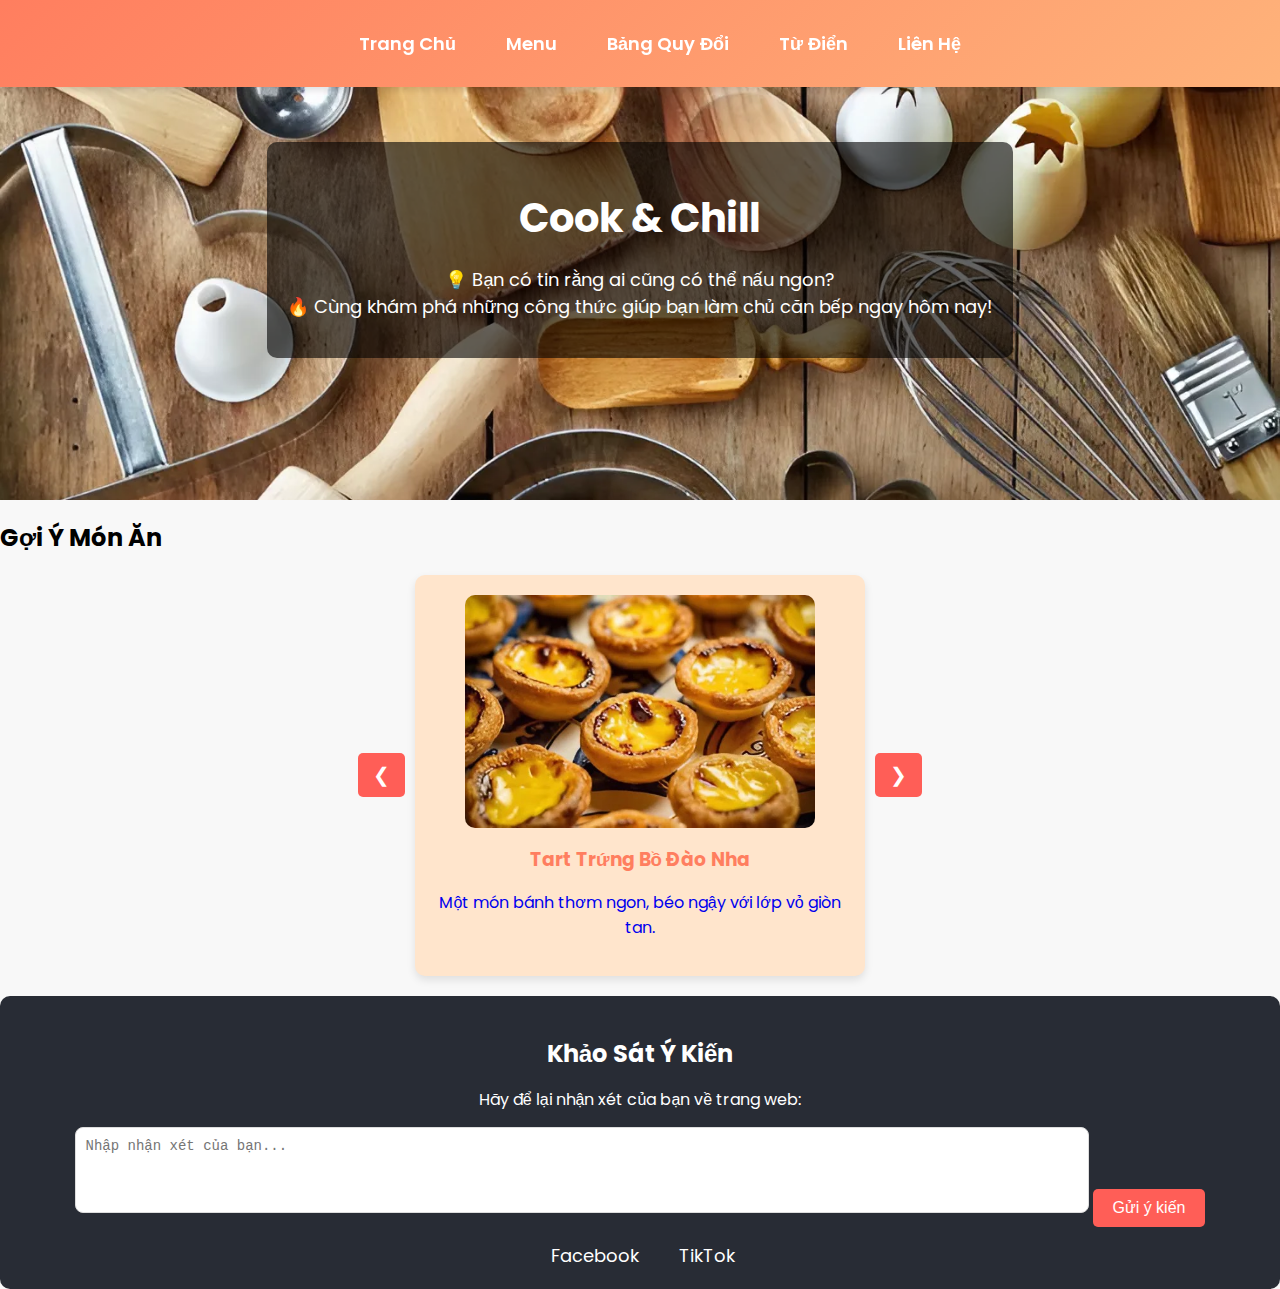
<file: index.html>
<!DOCTYPE html>
<html lang="vi">
<head>
    <meta charset="UTF-8">
    <meta name="viewport" content="width=device-width, initial-scale=1.0">
    <title>Cẩm Nang Nấu Ăn</title>
    <link rel="stylesheet" href="styles.css">
</head>
<body>
    <script src="script.js"></script>
<div class="wrapper">
    <div class="navbar">
        <a href="index.html">Trang Chủ</a>
        <div class="menu-container">
            <a href="#menu">Menu</a>
            <div class="menu-dropdown">
                <div class="menu-category">
                    <h4>Pie-Tart</h4>
                    <ul>
                        <li><a href="tart-trung.html">Tart trứng kiểu Bồ Đào Nha</a></li>
                        <li><a href="tiramisu.html">Tiramisu Tart</a></li>
                        <li><a href="banh_tao_nuong.html">Bánh táo nướng</a></li>
                    </ul>
                </div>
                <div class="menu-category">
                    <h4>Cheesecake-Mousse</h4>
                    <ul>
                        <li><a href="pho_mai_dau_tay.html">Bánh phô mai dâu tây</a></li>
                        <li><a href="mousse_le.html">Mousse lê và phô mai kem</a></li>
                        <li><a href="mousse_chocolate.html">Mousse chocolate trà xanh</a></li>
                        <li><a href="cheesecake-sau-rieng.html">Cheesecake sầu riêng</a></li>
                        <li><a href="mousse-dau-tay.html">Mousse dâu tây và chocolate trắng</a></li>
                    </ul>
                </div>
                <div class="menu-category">
                    <h4>Macarons</h4>
                    <ul>
                        <li><a href="#">Macaron cà phê</a></li>
                        <li><a href="#">Macaron cam phô mai</a></li>
                        <li><a href="#">Macaron công thức Ý</a></li>
                    </ul>
                </div>
                <div class="menu-category">
                    <h4>Cake</h4>
                    <ul>
                        <li><a href="#">Ga-tô phủ kem bơ caramel</a></li>
                        <li><a href="#">Ga-tô phủ kem và quả mâm xôi</a></li>
                        <li><a href="#">Muffin việt quất</a></li>
                        <li><a href="#">Brownie chocolate đậu phộng</a></li>
                    </ul>
                </div>
                <div class="menu-category">
                    <h4>Free-Land</h4>
                    <ul>
                        <li><a href="#">Bánh sầu riêng tươi</a></li>
                        <li><a href="#">Donut nhân mứt hoa quả</a></li>
                        <li><a href="#">Sữa chua hai lớp sốt dâu tây</a></li>
                    </ul>
                </div>
            </div>
        </div>
        <a href="bang-gia.html">Bảng Quy Đổi</a>
        <a href="tu-dien.html">Từ Điển</a>
        <a href="#footer">Liên Hệ</a>
    </div>
    <div class="hero">
        <div class="hero-text">
            <h1>Cook & Chill</h1>
            <p>💡 Bạn có tin rằng ai cũng có thể nấu ngon?</br>
                🔥 Cùng khám phá những công thức giúp bạn làm chủ căn bếp ngay hôm nay!</p>
        </div>
</div>
<div class="food-suggestion">
    <h2>Gợi Ý Món Ăn</h2>
    <div class="food-slider">
        <button id="prev-btn">❮</button>
        <div id="food-suggestion-box" class="food-container">
        </div>
        <button id="next-btn">❯</button>
    </div>
</div>

        <div class="footer">
            <h2>Khảo Sát Ý Kiến</h2>
            <p>Hãy để lại nhận xét của bạn về trang web:</p>
            <form id="feedback-form">
                <textarea id="feedback" rows="4" placeholder="Nhập nhận xét của bạn..."></textarea>
                <button type="submit">Gửi ý kiến</button>
            </form>
            <div class="social-links">
                <a href="https://facebook.com" target="_blank"><i class="fab fa-facebook-f"></i> Facebook</a>
                <a href="https://tiktok.com" target="_blank"><i class="fab fa-tiktok"></i> TikTok</a>
            </div>
        </div>
</body>
</html>
</file>
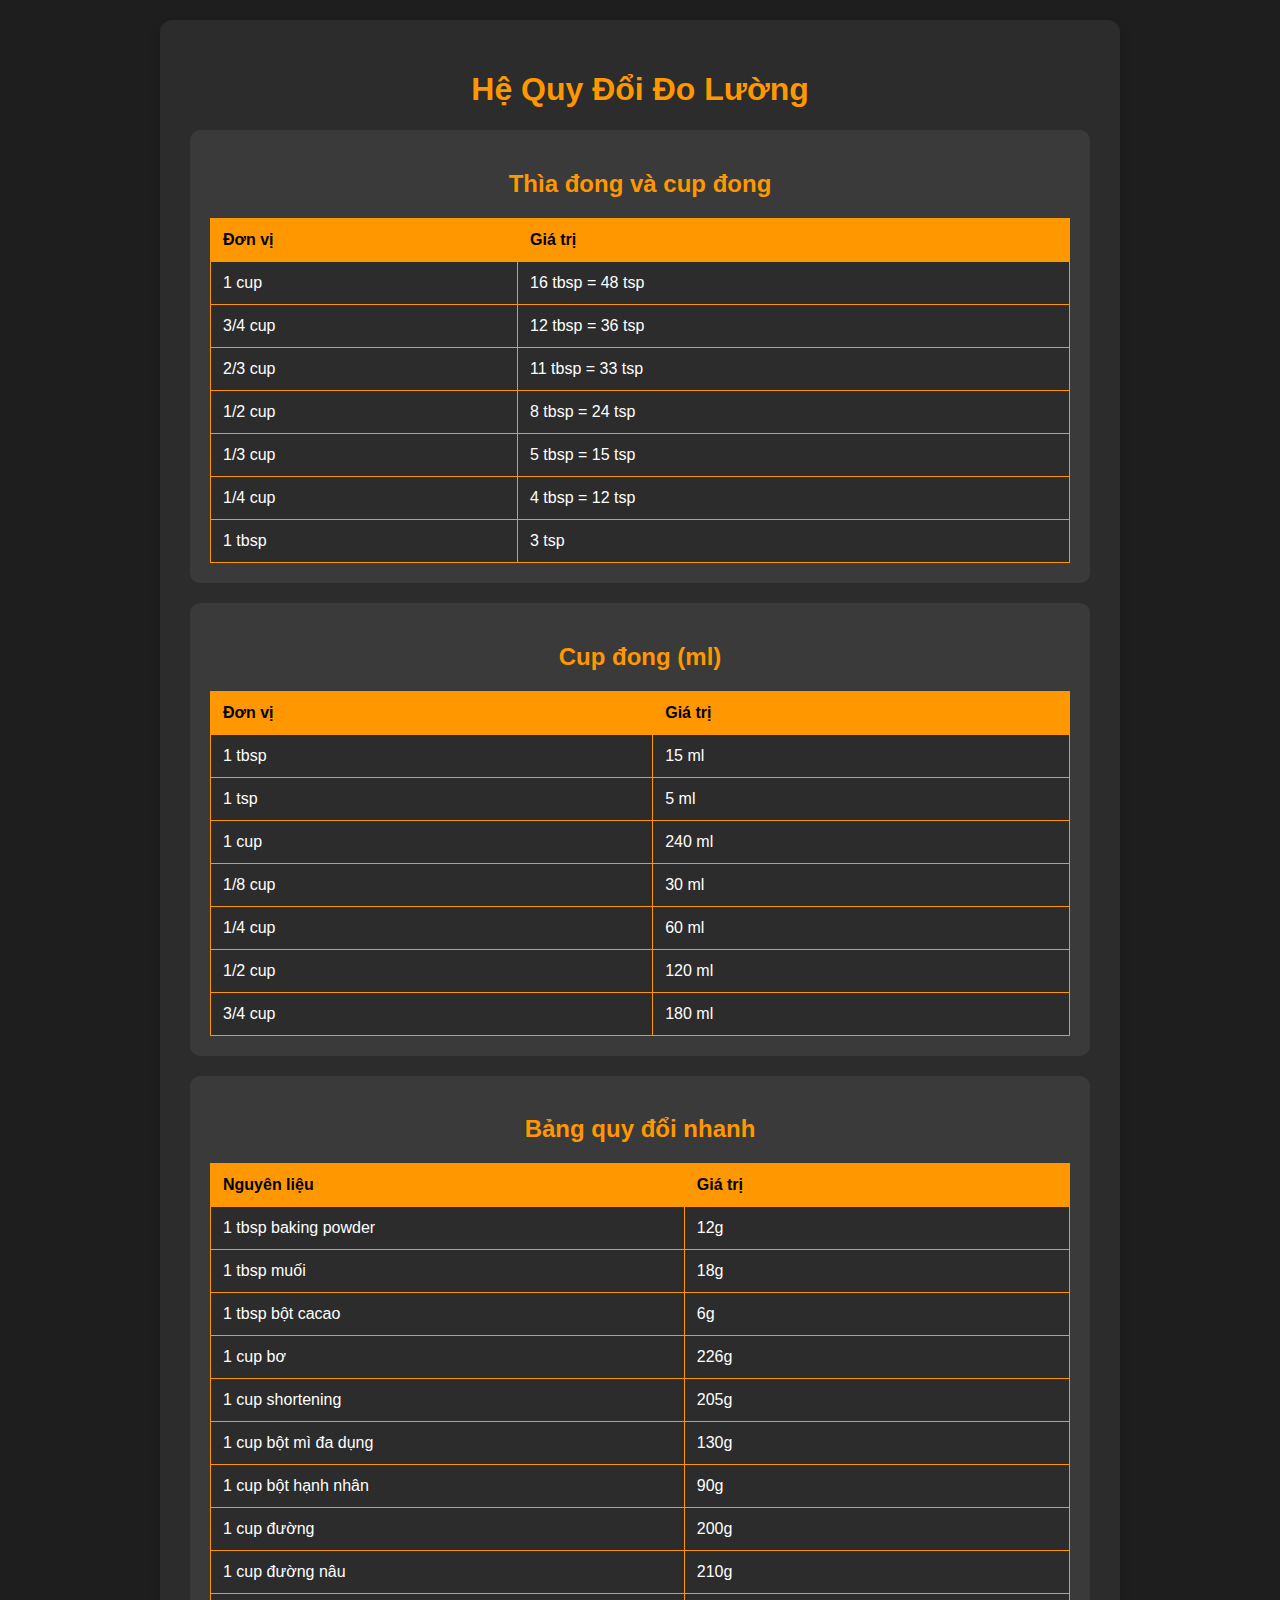
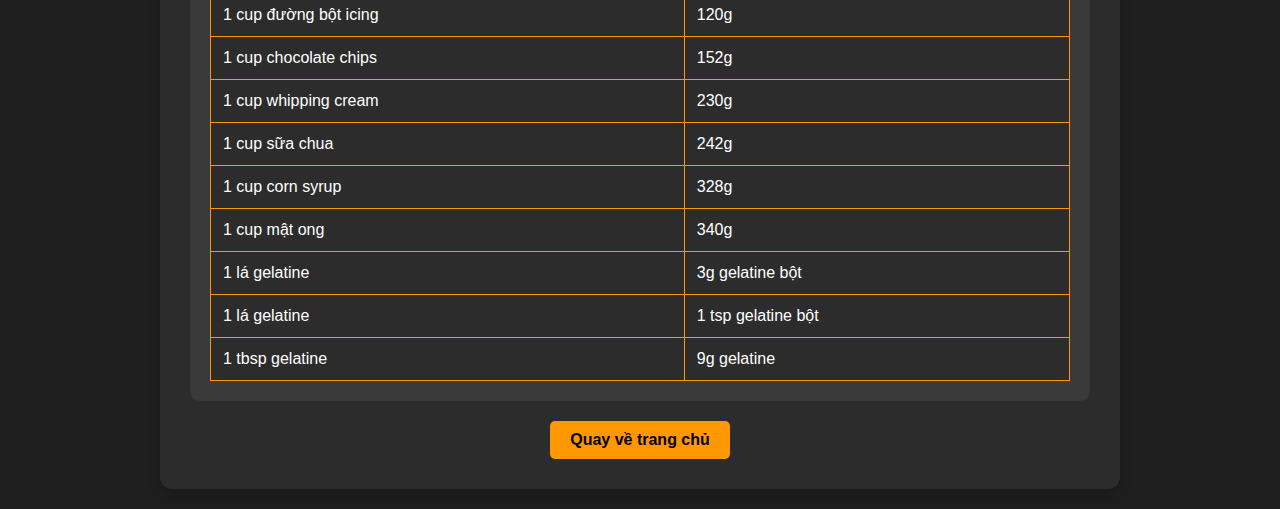
<file: bang-gia.html>
<!DOCTYPE html>
<html lang="vi">
<head>
    <meta charset="UTF-8">
    <meta name="viewport" content="width=device-width, initial-scale=1.0">
    <title>Hệ Quy Đổi Đo Lường</title>
    <style>
        body {
            font-family: 'Poppins', sans-serif;
            background-color: #1E1E1E;
            margin: 0;
            padding: 0;
            text-align: center;
            color: #FFFFFF;
        }
        .container {
            max-width: 900px;
            margin: 20px auto;
            background: #2C2C2C;
            padding: 30px;
            border-radius: 12px;
            box-shadow: 0 6px 12px rgba(0,0,0,0.15);
        }
        h1, h2 {
            color: #FF9800;
        }
        .section {
            margin-top: 20px;
            padding: 20px;
            background: #3A3A3A;
            border-radius: 10px;
        }
        table {
            width: 100%;
            border-collapse: collapse;
            margin-top: 15px;
            background: #2C2C2C;
            color: #FFFFFF;
        }
        th, td {
            padding: 12px;
            border: 1px solid #FF9800;
            text-align: left;
        }
        th {
            background-color: #FF9800;
            color: black;
        }
        .back-button {
            display: inline-block;
            margin-top: 20px;
            padding: 10px 20px;
            background-color: #FF9800;
            color: black;
            text-decoration: none;
            font-weight: bold;
            border-radius: 5px;
            transition: 0.3s;
        }
        .back-button:hover {
            background-color: #e68900;
        }
    </style>
</head>
<body>
    <div class="container">
        <h1>Hệ Quy Đổi Đo Lường</h1>
        
        <div class="section">
            <h2>Thìa đong và cup đong</h2>
            <table>
                <tr><th>Đơn vị</th><th>Giá trị</th></tr>
                <tr><td>1 cup</td><td>16 tbsp = 48 tsp</td></tr>
                <tr><td>3/4 cup</td><td>12 tbsp = 36 tsp</td></tr>
                <tr><td>2/3 cup</td><td>11 tbsp = 33 tsp</td></tr>
                <tr><td>1/2 cup</td><td>8 tbsp = 24 tsp</td></tr>
                <tr><td>1/3 cup</td><td>5 tbsp = 15 tsp</td></tr>
                <tr><td>1/4 cup</td><td>4 tbsp = 12 tsp</td></tr>
                <tr><td>1 tbsp</td><td>3 tsp</td></tr>
            </table>
        </div>

        <div class="section">
            <h2>Cup đong (ml)</h2>
            <table>
                <tr><th>Đơn vị</th><th>Giá trị</th></tr>
                <tr><td>1 tbsp</td><td>15 ml</td></tr>
                <tr><td>1 tsp</td><td>5 ml</td></tr>
                <tr><td>1 cup</td><td>240 ml</td></tr>
                <tr><td>1/8 cup</td><td>30 ml</td></tr>
                <tr><td>1/4 cup</td><td>60 ml</td></tr>
                <tr><td>1/2 cup</td><td>120 ml</td></tr>
                <tr><td>3/4 cup</td><td>180 ml</td></tr>
            </table>
        </div>

        <div class="section">
            <h2>Bảng quy đổi nhanh</h2>
            <table>
                <tr><th>Nguyên liệu</th><th>Giá trị</th></tr>
                <tr><td>1 tbsp baking powder</td><td>12g</td></tr>
                <tr><td>1 tbsp muối</td><td>18g</td></tr>
                <tr><td>1 tbsp bột cacao</td><td>6g</td></tr>
                <tr><td>1 cup bơ</td><td>226g</td></tr>
                <tr><td>1 cup shortening</td><td>205g</td></tr>
                <tr><td>1 cup bột mì đa dụng</td><td>130g</td></tr>
                <tr><td>1 cup bột hạnh nhân</td><td>90g</td></tr>
                <tr><td>1 cup đường</td><td>200g</td></tr>
                <tr><td>1 cup đường nâu</td><td>210g</td></tr>
                <tr><td>1 cup đường bột icing</td><td>120g</td></tr>
                <tr><td>1 cup chocolate chips</td><td>152g</td></tr>
                <tr><td>1 cup whipping cream</td><td>230g</td></tr>
                <tr><td>1 cup sữa chua</td><td>242g</td></tr>
                <tr><td>1 cup corn syrup</td><td>328g</td></tr>
                <tr><td>1 cup mật ong</td><td>340g</td></tr>
                <tr><td>1 lá gelatine</td><td>3g gelatine bột</td></tr>
                <tr><td>1 lá gelatine</td><td>1 tsp gelatine bột</td></tr>
                <tr><td>1 tbsp gelatine</td><td>9g gelatine</td></tr>
            </table>
        </div>
        <a href="index.html" class="back-button">Quay về trang chủ</a>
    </div>
</body>
</html>
</file>
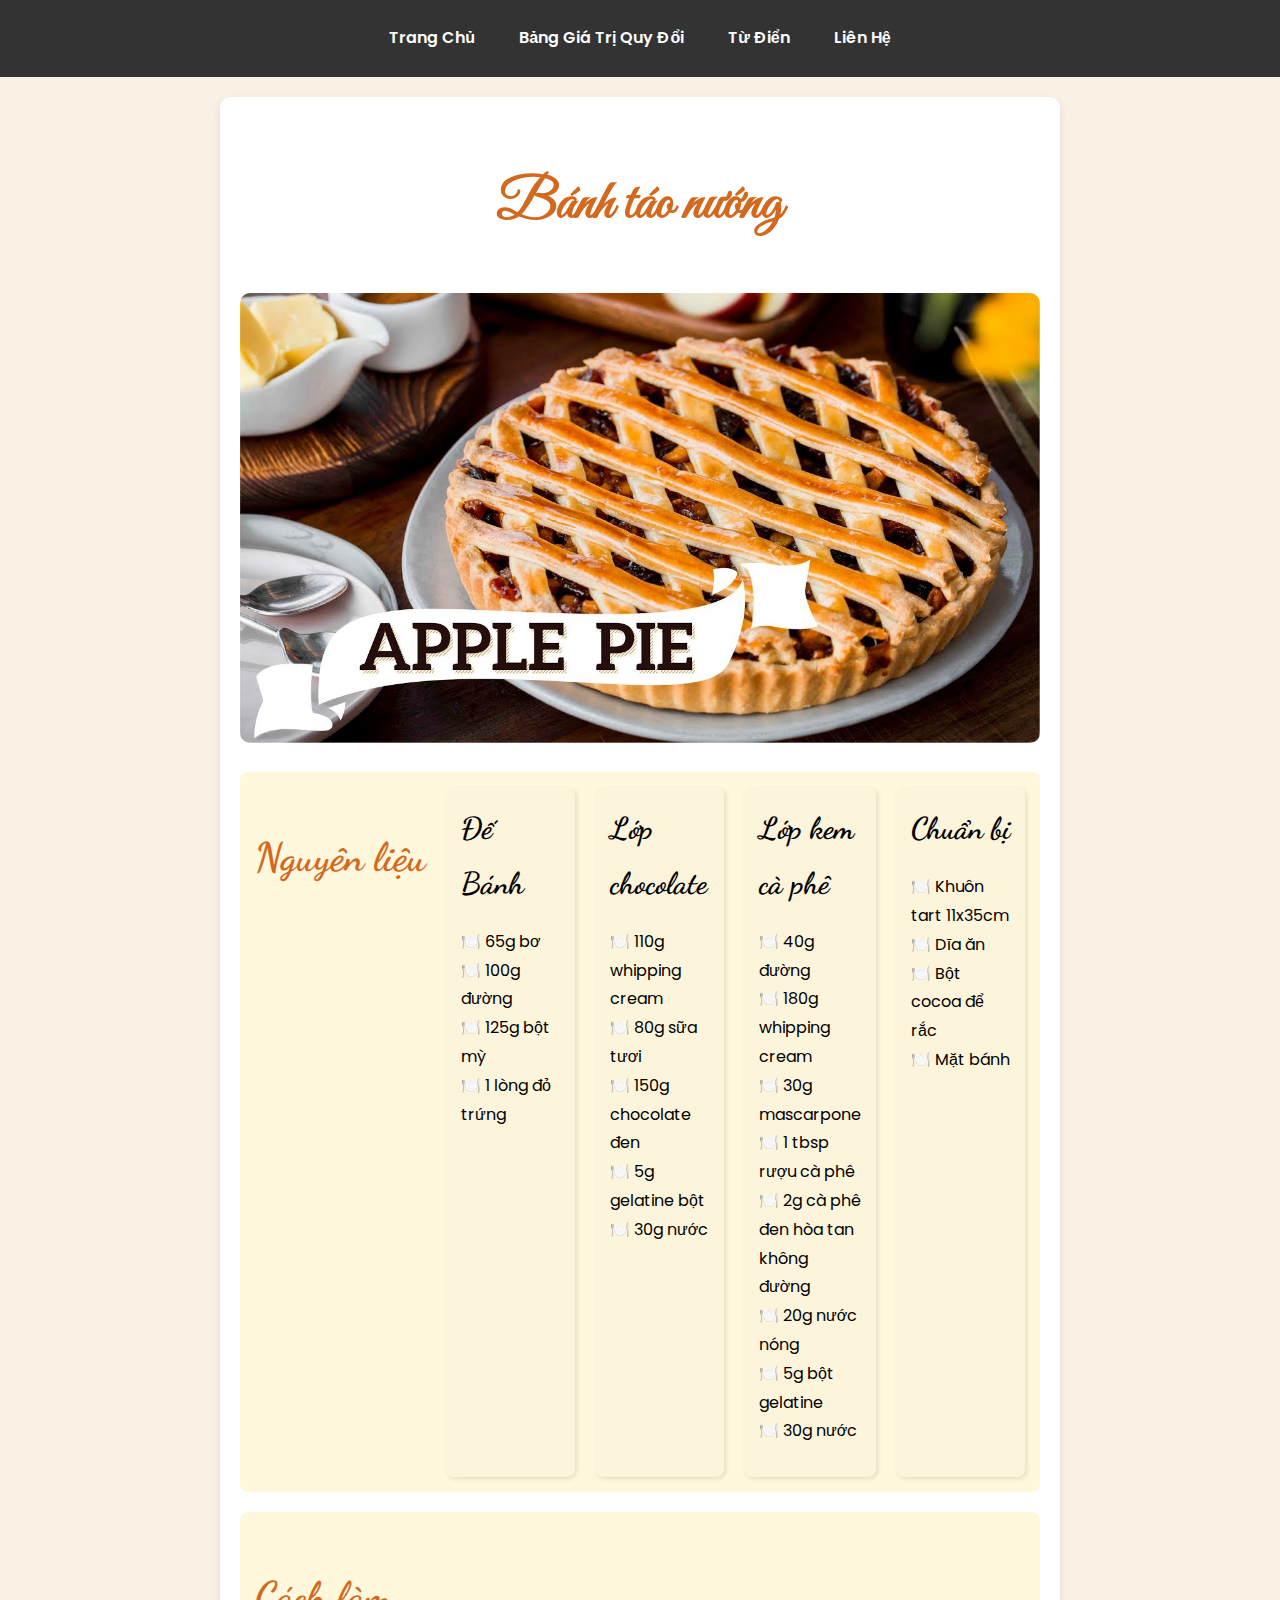
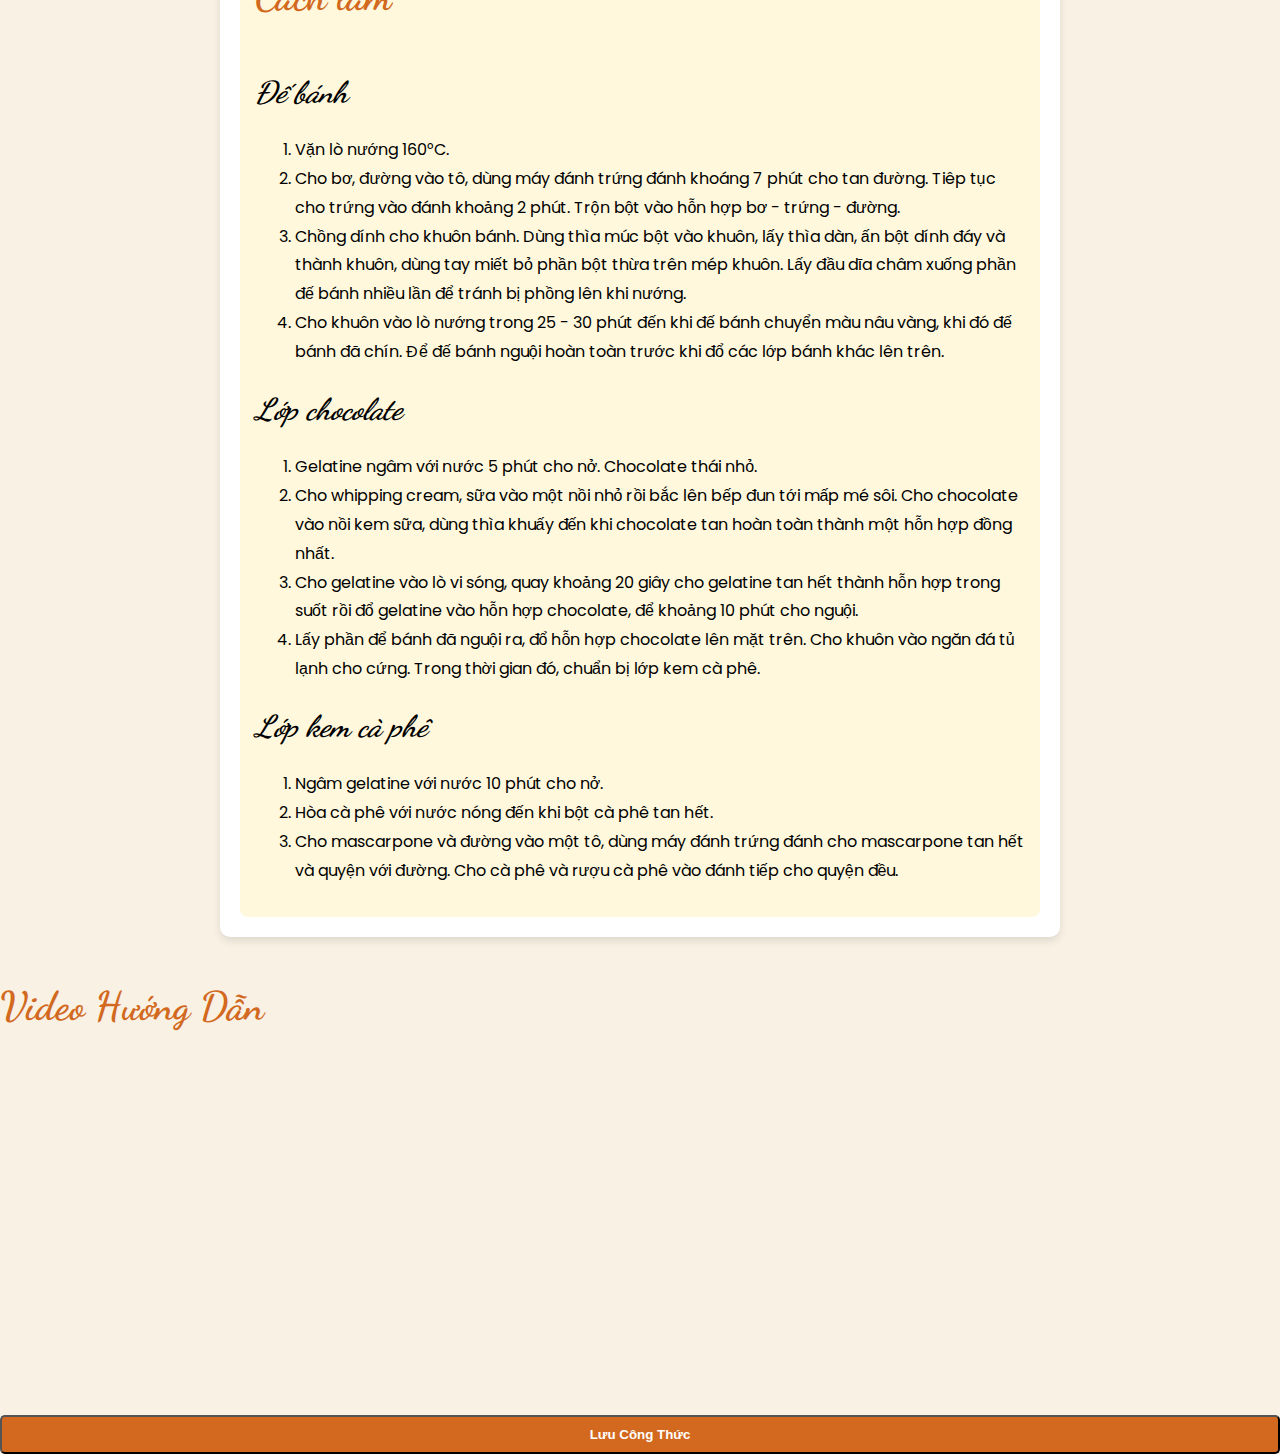
<file: banh_tao_nuong.html>
<!DOCTYPE html>
<html lang="vi">
<head>
    <meta charset="UTF-8">
    <meta name="viewport" content="width=device-width, initial-scale=1.0">
    <title>Công thức Bánh táo nướng</title>
    <link rel="preconnect" href="https://fonts.googleapis.com">
    <link rel="preconnect" href="https://fonts.gstatic.com" crossorigin>
    <link href="https://fonts.googleapis.com/css2?family=Great+Vibes&family=Nunito+Sans:opsz,wght@6..12,200..1000&display=swap" rel="stylesheet">
<link rel="preconnect" href="https://fonts.googleapis.com">
<link rel="preconnect" href="https://fonts.gstatic.com" crossorigin>
<link href="https://fonts.googleapis.com/css2?family=Dancing+Script&display=swap" rel="stylesheet">
<style>
    @import url('https://fonts.googleapis.com/css2?family=Poppins:wght@300;400;600;700&display=swap');
    @media (max-width: 480px) {
        .ingredients{
            display: block;
            align-items: center;
            flex-wrap: wrap;
        }

    .column {
        width: 100%;
        margin-bottom: 15px;
    }
}
    body {
        font-family: 'Poppins', sans-serif;
        background-color: #f8f1e4;
        margin: 0;
        padding: 0;
        line-height: 1.8;
    }
    .navbar {
        background-color: #333;
        padding: 10px 0;
        text-align: center;
    }
    .navbar a {
        color: white;
        text-decoration: none;
        font-weight: 600;
        padding: 14px 20px;
        display: inline-block;
        transition: 0.3s;
    }
    .navbar a:hover {
        background-color: #d2691e;
        border-radius: 5px;
    }
    .container {
        max-width: 800px;
        margin: auto;
        background: #fff;
        padding: 20px;
        border-radius: 10px;
        box-shadow: 0 4px 8px rgba(0,0,0,0.1);
        margin-top: 20px;
    }
    h1 {
        font-family: "Great Vibes";
        font-size: 350%;
        text-align: center;
        color: #d2691e;
    }
    h2{
        font-family: "Dancing Script";
        font-size: 250%;
        color: #d2691e;
    }
    strong{
        font-family: "Dancing Script";
        font-size: 190%;
    }
    .column {
        flex: 1; 
        background: #fdf4dc; 
        padding: 15px;
        border-radius: 8px;
        box-shadow: 2px 2px 5px rgba(0, 0, 0, 0.1);
    }
    .image {
        text-align: center;
    }
    .image img {
        width: 100%;
        border-radius: 10px;
    }
    .section {
        margin-top: 20px;
    }
    .ingredients{
        background: #fff8dc;
        display: flex;
        gap: 20px;
        justify-content: space-between;
        padding: 15px;
        border-radius: 8px;
    }
    .instructions{
        padding: 15px;
        border-radius: 8px;
        background: #fff8dc;
    }
    ul {
        list-style-type: none;
        padding: 0;
    }
    ul li::before {
        content: "🍽️ ";
    }
    .button {
        display: block;
        width: 100%;
        text-align: center;
        margin-top: 15px;
        padding: 10px;
        background: #d2691e;
        color: white;
        text-decoration: none;
        border-radius: 5px;
        font-weight: 600;
    }
</style>
</head>
<body>
    <div class="navbar">
        <a href="index.html">Trang Chủ</a>
        <a href="bang-gia.html">Bảng Giá Trị Quy Đổi</a>
        <a href="tu-dien.html">Từ Điển</a>
        <a href="#">Liên Hệ</a>
    </div>
    <div class="container">
        <h1>Bánh táo nướng</h1>
        <div class="image">
            <img src="banhtaonuong.jpg" alt="Bánh táo nướng">
        </div>
        <div class="section ingredients">
            <h2>Nguyên liệu</h2>
            <div class="column">
            <strong>Đế Bánh</strong>
            <ul>
                <li>65g bơ</li>
                <li>100g đường</li>
                <li>125g bột mỳ</li>
                <li>1 lòng đỏ trứng</li>
            </ul>
            </div>
            <div class="column">
            <strong>Lớp chocolate</strong>
            <ul>
                <li>110g whipping cream</li>
                <li>80g sữa tươi</li>
                <li>150g chocolate đen</li>
                <li>5g gelatine bột</li>
                <li>30g nước</li>
            </ul>
        </div>
            <div class="column">
            <strong>Lớp kem cà phê</strong>
            <ul>
                <li>40g đường</li>
                <li>180g whipping cream</li>
                <li>30g mascarpone</li>
                <li>1 tbsp rượu cà phê</li>
                <li>2g cà phê đen hòa tan không đường</li>
                <li>20g nước nóng</li>
                <li>5g bột gelatine</li>
                <li>30g nước</li>
            </ul>
        </div>
            <div class="column">
            <strong>Chuẩn bị</strong>
            <ul>
                <li>Khuôn tart 11x35cm</li>
                <li>Dĩa ăn</li>
                <li>Bột cocoa để rắc</li>
                <li>Mặt bánh</li>
            </ul>
        </div>
        </div>
        <div class="section instructions">
            <h2>Cách làm</h2>
            <em><strong>Đế bánh</strong></em>
            <ol>
                <li>Vặn lò nướng 160°C.</li>
                <li>Cho bơ, đường vào tô, dùng máy đánh trứng đánh khoáng 7 phút cho tan đường. Tiêp tục cho trứng vào đánh khoảng 2 phút. Trộn bột vào hỗn hợp bơ - trứng - đường.</li>
                <li>Chồng dính cho khuôn bánh. Dùng thìa múc bột vào khuôn, lấy thìa dàn, ấn bột dính đáy và thành khuôn, dùng tay miết bỏ phần bột thừa trên mép khuôn. Lấy đầu dĩa châm xuống phần đế bánh nhiều lần để tránh bị phồng lên khi nướng.                </li>
                <li>Cho khuôn vào lò nướng trong 25 - 30 phút đến khi đế bánh chuyển màu nâu vàng, khi đó đế bánh đã chín. Để đế bánh nguội hoàn toàn trước khi đổ các lớp bánh khác lên trên.                </li>
            </ol>
            <em><strong>Lớp chocolate</strong></em>
            <ol>
                <li>Gelatine ngâm với nước 5 phút cho nở. Chocolate thái nhỏ.</li>
                <li>Cho whipping cream, sữa vào một nồi nhỏ rồi bắc lên bếp đun tới mấp mé sôi. Cho chocolate vào nồi kem sữa, dùng thìa khuấy đến khi chocolate tan hoàn toàn thành một hỗn hợp đồng nhất.</li>
                <li>Cho gelatine vào lò vi sóng, quay khoảng 20 giây cho gelatine tan hết thành hỗn hợp trong suốt rồi đổ gelatine vào hỗn hợp chocolate, để khoảng 10 phút cho nguội.                </li>
                <li>Lấy phần để bánh đã nguội ra, đổ hỗn hợp chocolate lên mặt trên.
                    Cho khuôn vào ngăn đá tủ lạnh cho cứng. Trong thời gian đó, chuẩn bị lớp kem cà phê.</li>
                </ol>
            <em><strong>Lớp kem cà phê</strong></em>
            <ol>
                <li>Ngâm gelatine với nước 10 phút cho nở.</li>
                <li>Hòa cà phê với nước nóng đến khi bột cà phê tan hết.</li>
                <li>Cho mascarpone và đường vào một tô, dùng máy đánh trứng đánh cho mascarpone tan hết và quyện với đường. Cho cà phê và rượu cà phê vào đánh tiếp cho quyện đều.</li>
            </ol>
        </div>
    </div>
    <div class="video">
        <h2>Video Hướng Dẫn</h2>
        <iframe width="100%" height="315" src="https://www.youtube.com/embed/4-bN7_fGwv4" 
            title="YouTube video player" frameborder="0" allow="accelerometer; autoplay; clipboard-write; 
            encrypted-media; gyroscope; picture-in-picture" allowfullscreen>
        </iframe>
    </div>
    <button class="button" onclick="saveRecipe()">Lưu Công Thức</button>
</body>
<script>
    function saveRecipe() {
        const recipeTitle = document.querySelector("h1")?.innerText || "Không có tiêu đề"; // Lấy tiêu đề công thức
        const recipeElement = document.querySelector(".instructions"); // Lấy phần công thức
       
        if (!recipeElement) {
            alert("Không tìm thấy nội dung công thức để lưu!");
            return;
        }

        const recipeContent = recipeElement.innerHTML.trim(); // Lấy nội dung và xóa khoảng trắng thừa

        if (!recipeContent) {
            alert("Nội dung công thức trống!");
            return;
        }

        // Lấy danh sách công thức đã lưu từ LocalStorage (nếu có)
        const savedRecipes = JSON.parse(localStorage.getItem("savedRecipes")) || []; 
        
        // Kiểm tra xem công thức đã lưu chưa
        const isDuplicate = savedRecipes.some(recipe => recipe.title === recipeTitle);
        if (isDuplicate) {
            alert("Công thức này đã được lưu trước đó!");
            return;
        }

        // Thêm công thức mới vào danh sách
        savedRecipes.push({ title: recipeTitle, content: recipeContent });

        // Lưu lại vào LocalStorage
        localStorage.setItem("savedRecipes", JSON.stringify(savedRecipes));

        alert("Công thức đã được lưu thành công!");
    }
</script>
</html>
</file>
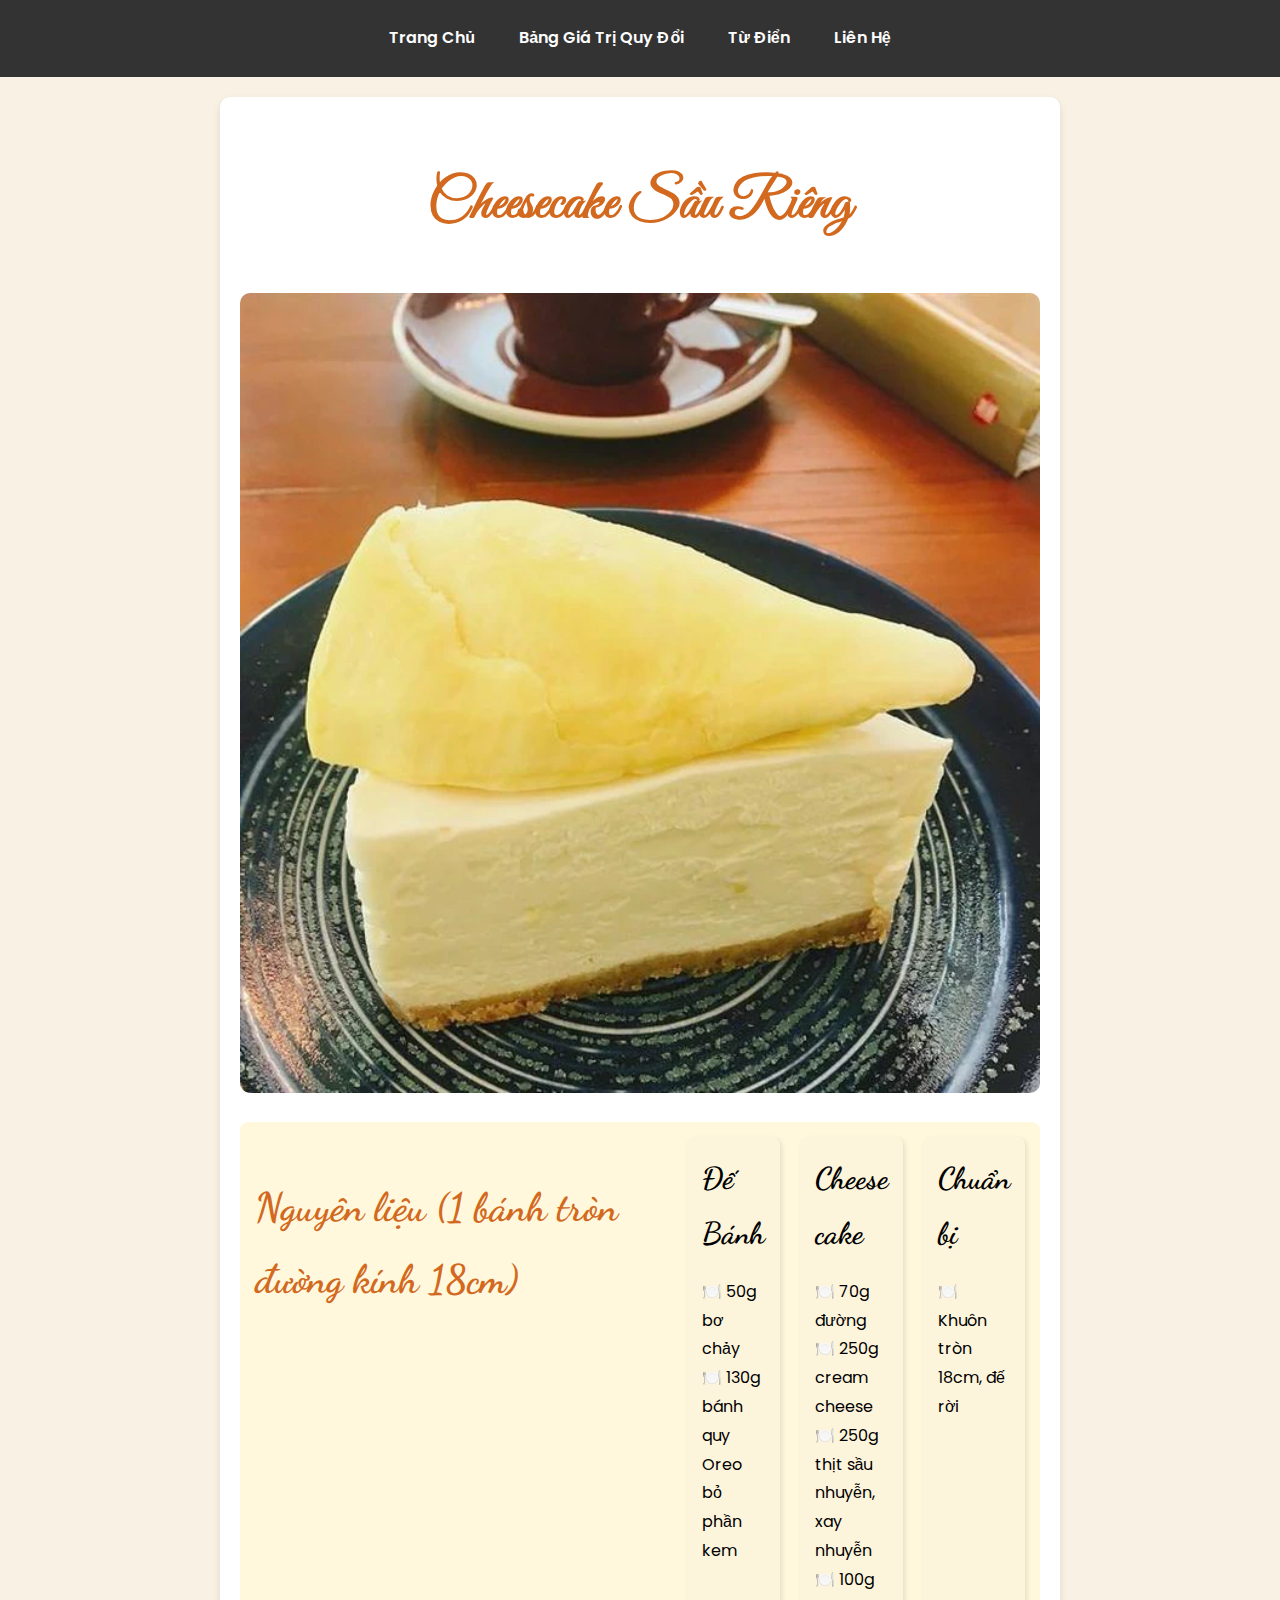
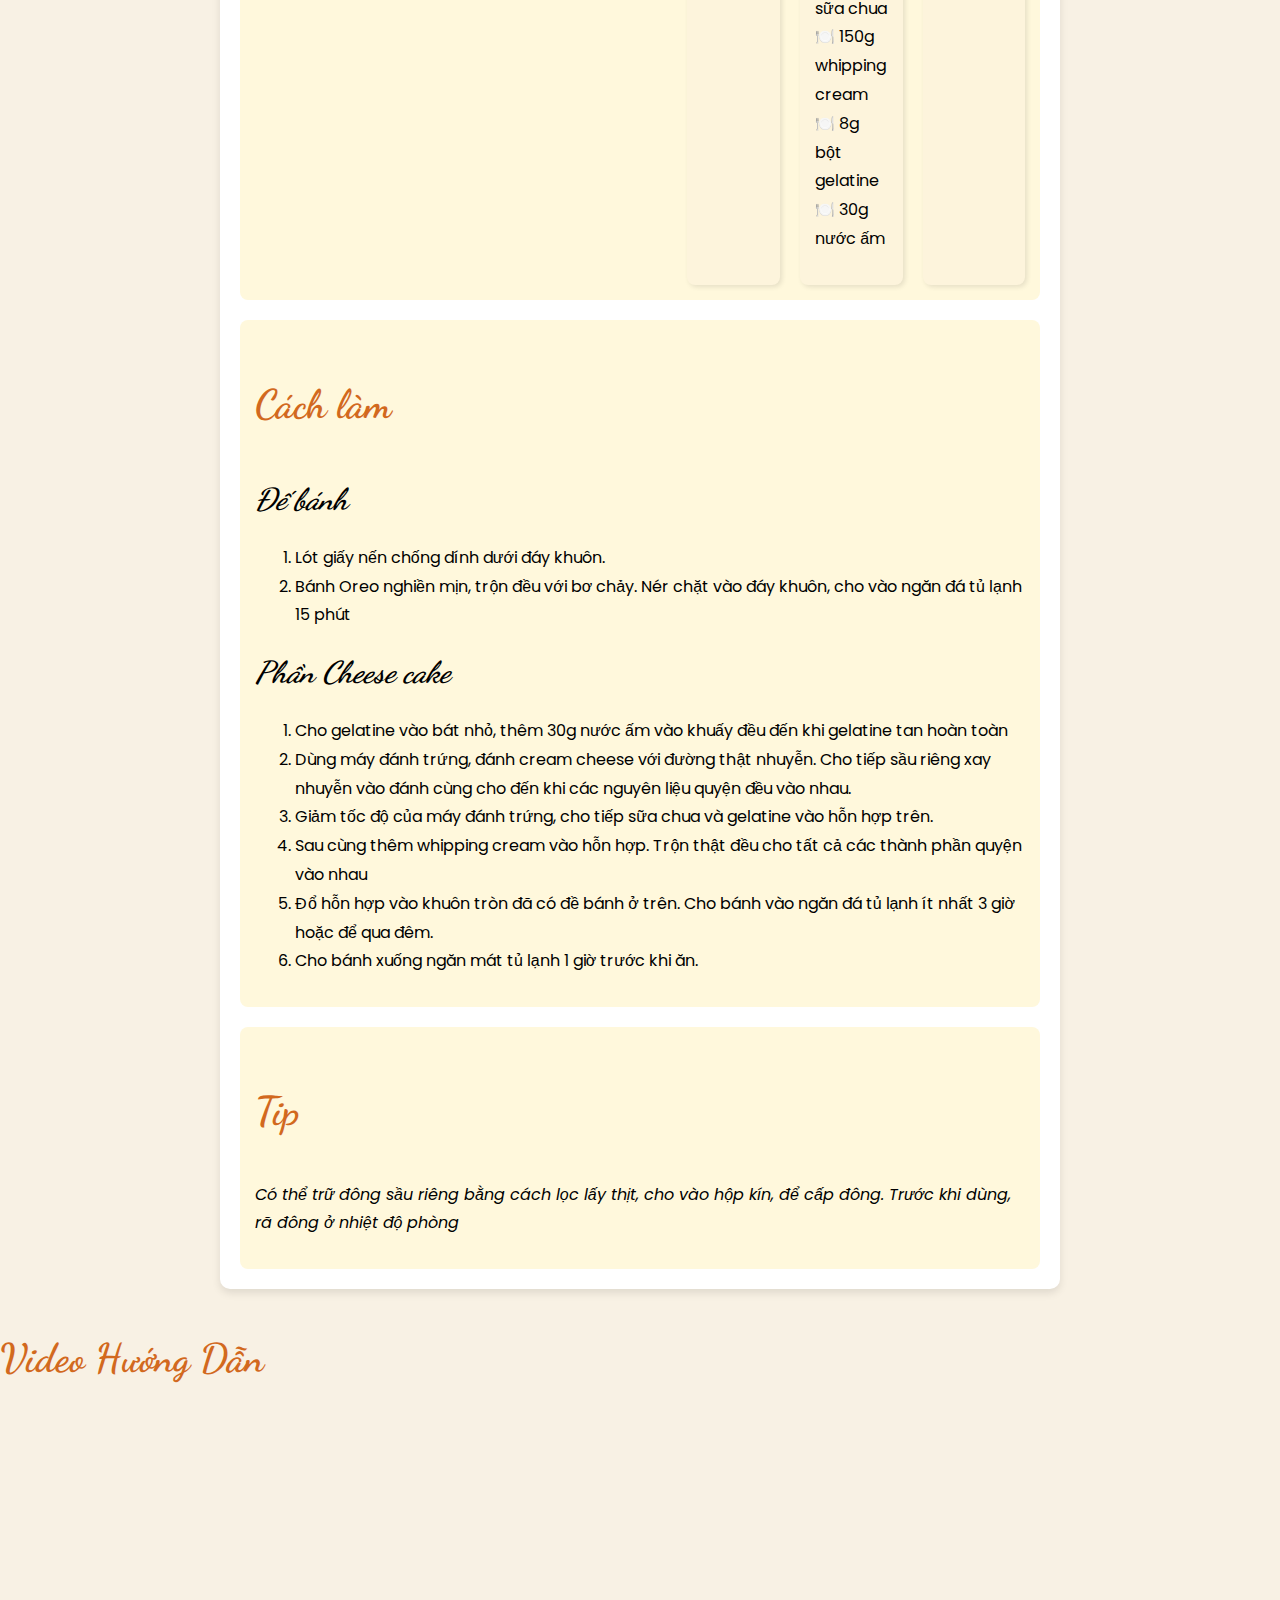
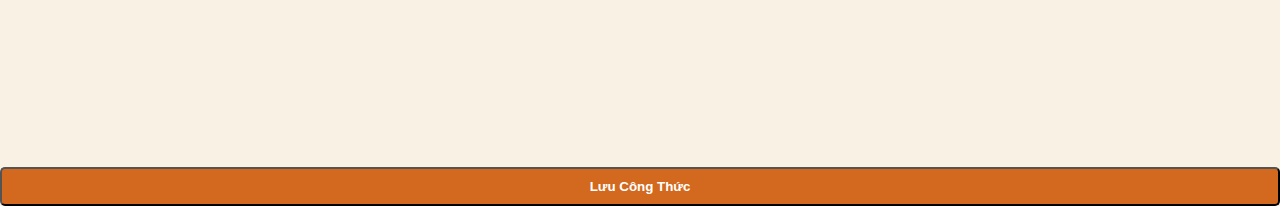
<file: cheesecake-sau-rieng.html>
<!DOCTYPE html>
<html lang="vi">
<head>
    <meta charset="UTF-8">
    <meta name="viewport" content="width=device-width, initial-scale=1.0">
    <title>Công thức Cheesecake Sầu Riêng</title>
    <link rel="preconnect" href="https://fonts.googleapis.com">
    <link rel="preconnect" href="https://fonts.gstatic.com" crossorigin>
    <link href="https://fonts.googleapis.com/css2?family=Great+Vibes&family=Nunito+Sans:opsz,wght@6..12,200..1000&display=swap" rel="stylesheet">
<link rel="preconnect" href="https://fonts.googleapis.com">
<link rel="preconnect" href="https://fonts.gstatic.com" crossorigin>
<link href="https://fonts.googleapis.com/css2?family=Dancing+Script&display=swap" rel="stylesheet">
<style>
    @import url('https://fonts.googleapis.com/css2?family=Poppins:wght@300;400;600;700&display=swap');
    @media (max-width: 480px) {
        .ingredients{
            display: block;
            align-items: center;
            flex-wrap: wrap;
        }

    .column {
        width: 100%;
        margin-bottom: 15px;
    }
}
    body {
        font-family: 'Poppins', sans-serif;
        background-color: #f8f1e4;
        margin: 0;
        padding: 0;
        line-height: 1.8;
    }
    .navbar {
        background-color: #333;
        padding: 10px 0;
        text-align: center;
    }
    .navbar a {
        color: white;
        text-decoration: none;
        font-weight: 600;
        padding: 14px 20px;
        display: inline-block;
        transition: 0.3s;
    }
    .navbar a:hover {
        background-color: #d2691e;
        border-radius: 5px;
    }
    .container {
        max-width: 800px;
        margin: auto;
        background: #fff;
        padding: 20px;
        border-radius: 10px;
        box-shadow: 0 4px 8px rgba(0,0,0,0.1);
        margin-top: 20px;
    }
    h1 {
        flex:1;
        font-family: "Great Vibes";
        font-size: 350%;
        text-align: center;
        color: #d2691e;
    }
    h2{
        font-family: "Dancing Script";
        font-size: 250%;
        color: #d2691e;
    }
    strong{
        font-family: "Dancing Script";
        font-size: 190%;
    }
    .column {
        flex: 1; 
        background: #fdf4dc; 
        padding: 15px;
        border-radius: 8px;
        box-shadow: 2px 2px 5px rgba(0, 0, 0, 0.1);
    }
    .image {
        text-align: center;
    }
    .image img {
        width: 100%;
        border-radius: 10px;
    }
    .section {
        margin-top: 20px;
    }
    .ingredients{
        background: #fff8dc;
        display: flex;
        gap: 20px;
        justify-content: space-between;
        padding: 15px;
        border-radius: 8px;
    }
    .instructions{
        padding: 15px;
        border-radius: 8px;
        background: #fff8dc;
    }
    .tip{
        padding: 15px;
        border-radius: 8px;
        background: #fff8dc;
    }
    ul {
        list-style-type: none;
        padding: 0;
    }
    ul li::before {
        content: "🍽️ ";
    }
    .button {
        display: block;
        width: 100%;
        text-align: center;
        margin-top: 15px;
        padding: 10px;
        background: #d2691e;
        color: white;
        text-decoration: none;
        border-radius: 5px;
        font-weight: 600;
    }
</style>
</head>
<body>
    <div class="navbar">
        <a href="index.html">Trang Chủ</a>
        <a href="bang-gia.html">Bảng Giá Trị Quy Đổi</a>
        <a href="tu-dien.html">Từ Điển</a>
        <a href="#">Liên Hệ</a>
    </div>
    <div class="container">
        <h1>Cheesecake Sầu Riêng</h1>
        <div class="image">
            <img src="saurieng.webp" alt="Cheesecake Sầu Riêng">
        </div>
        <div class="section ingredients">
            <h2>Nguyên liệu (1 bánh tròn đường kính 18cm)</h2>
            <div class="column">
            <strong>Đế Bánh</strong>
            <ul>
                <li>50g bơ chảy</li>
                <li>130g bánh quy Oreo bỏ phần kem</li>
            </ul>
        </div>
            <div class="column">
            <strong>Cheese cake</strong>
            <ul>
                <li>70g đường</li>
                <li>250g cream cheese</li>
                <li>250g thịt sầu nhuyễn, xay nhuyễn</li>
                <li>100g sữa chua</li>
                <li>150g whipping cream</li>
                <li>8g bột gelatine</li>
                <li>30g nước ấm</li>
            </ul>
        </div>
        <div class="column">
            <strong>Chuẩn bị</strong>
            <ul>
                <li>Khuôn tròn 18cm, đế rời</li>
            </ul>
        </div>
        </div>
        <div class="section instructions">
            <h2>Cách làm</h2>
            <em><strong>Đế bánh</strong></em>
            <ol>
                <li> Lót giấy nến chống dính dưới đáy khuôn.</li>
                <li> Bánh Oreo nghiền mịn, trộn đều với bơ chảy. Nér chặt vào đáy khuôn, cho vào ngăn đá tủ lạnh 15 phút</li>            
            </ol>
            <em><strong>Phần Cheese cake</strong></em>
            <ol>
                <li>Cho gelatine vào bát nhỏ, thêm 30g nước ấm vào khuấy đều đến khi gelatine tan hoàn toàn</li>
                <li>Dùng máy đánh trứng, đánh cream cheese với đường thật nhuyễn. Cho tiếp sầu riêng xay nhuyễn vào đánh cùng cho đến khi các nguyên liệu quyện đều vào nhau.</li>
                <li>Giảm tốc độ của máy đánh trứng, cho tiếp sữa chua và gelatine vào hỗn hợp trên.</li>
                <li>Sau cùng thêm whipping cream vào hỗn hợp. Trộn thật đều cho tất cả các thành phần quyện vào nhau</li>
                <li>Đổ hỗn hợp vào khuôn tròn đã có đề bánh ở trên. Cho bánh vào ngăn đá tủ lạnh ít nhất 3 giờ hoặc để qua đêm.</li>
                <li>Cho bánh xuống ngăn mát tủ lạnh 1 giờ trước khi ăn.</li>
            </ol>
        </div>
        <div class="section tip">
            <h2>Tip</h2>
            <ul>
                <em>Có thể trữ đông sầu riêng bằng cách lọc lấy thịt, cho vào hộp kín, để cấp đông. Trước khi dùng, rã đông ở nhiệt độ phòng</em>
            </ul>
        </div>
    </div>
    <div class="video">
        <h2>Video Hướng Dẫn</h2>
        <iframe width="100%" height="315" src="https://www.youtube.com/embed/4QGEmbRmQgU" 
            title="YouTube video player" frameborder="0" allow="accelerometer; autoplay; clipboard-write; 
            encrypted-media; gyroscope; picture-in-picture" allowfullscreen>
        </iframe>
    </div>
    <button class="button" onclick="saveRecipe()">Lưu Công Thức</button>
</body>
<script>
    function saveRecipe() {
        const recipeTitle = document.querySelector("h1")?.innerText || "Không có tiêu đề"; // Lấy tiêu đề công thức
        const recipeElement = document.querySelector(".instructions"); // Lấy phần công thức
       
        if (!recipeElement) {
            alert("Không tìm thấy nội dung công thức để lưu!");
            return;
        }

        const recipeContent = recipeElement.innerHTML.trim(); // Lấy nội dung và xóa khoảng trắng thừa

        if (!recipeContent) {
            alert("Nội dung công thức trống!");
            return;
        }

        // Lấy danh sách công thức đã lưu từ LocalStorage (nếu có)
        const savedRecipes = JSON.parse(localStorage.getItem("savedRecipes")) || []; 
        
        // Kiểm tra xem công thức đã lưu chưa
        const isDuplicate = savedRecipes.some(recipe => recipe.title === recipeTitle);
        if (isDuplicate) {
            alert("Công thức này đã được lưu trước đó!");
            return;
        }

        // Thêm công thức mới vào danh sách
        savedRecipes.push({ title: recipeTitle, content: recipeContent });

        // Lưu lại vào LocalStorage
        localStorage.setItem("savedRecipes", JSON.stringify(savedRecipes));

        alert("Công thức đã được lưu thành công!");
    }
</script>
</html>
</file>
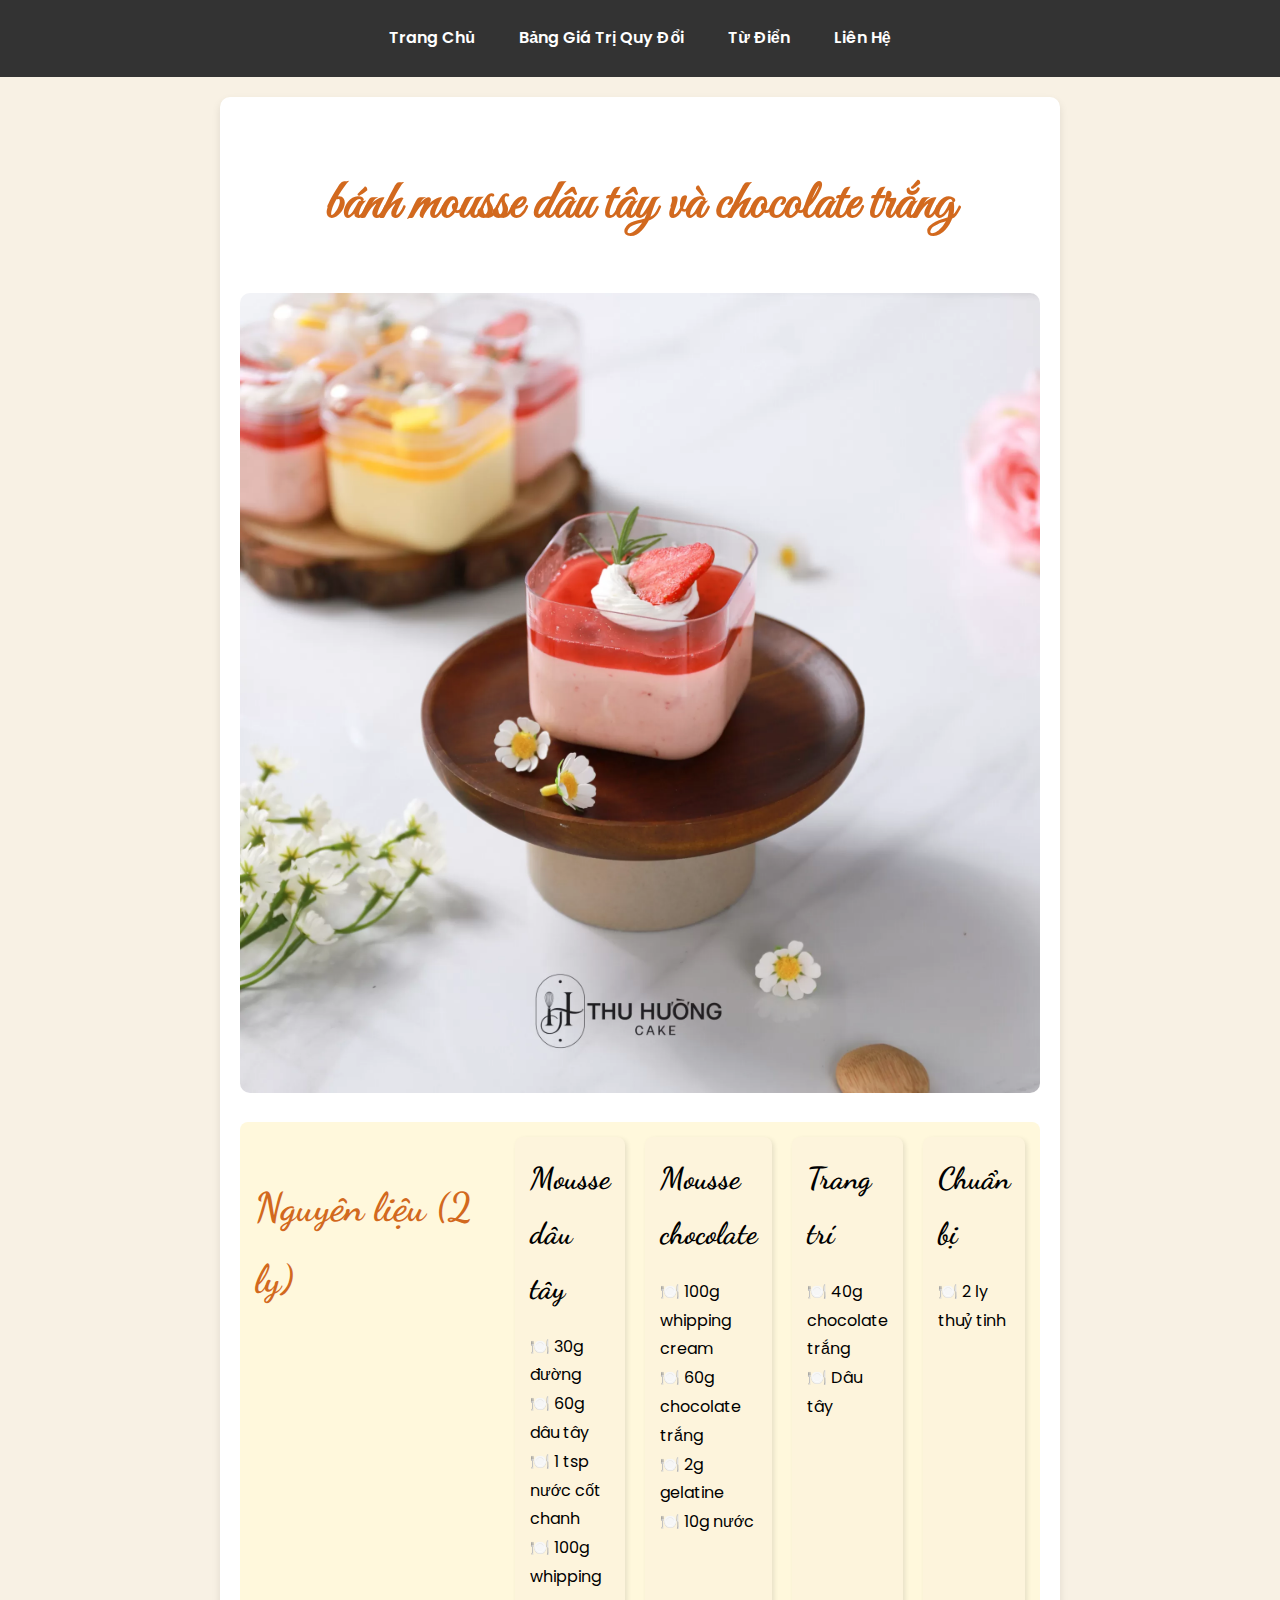
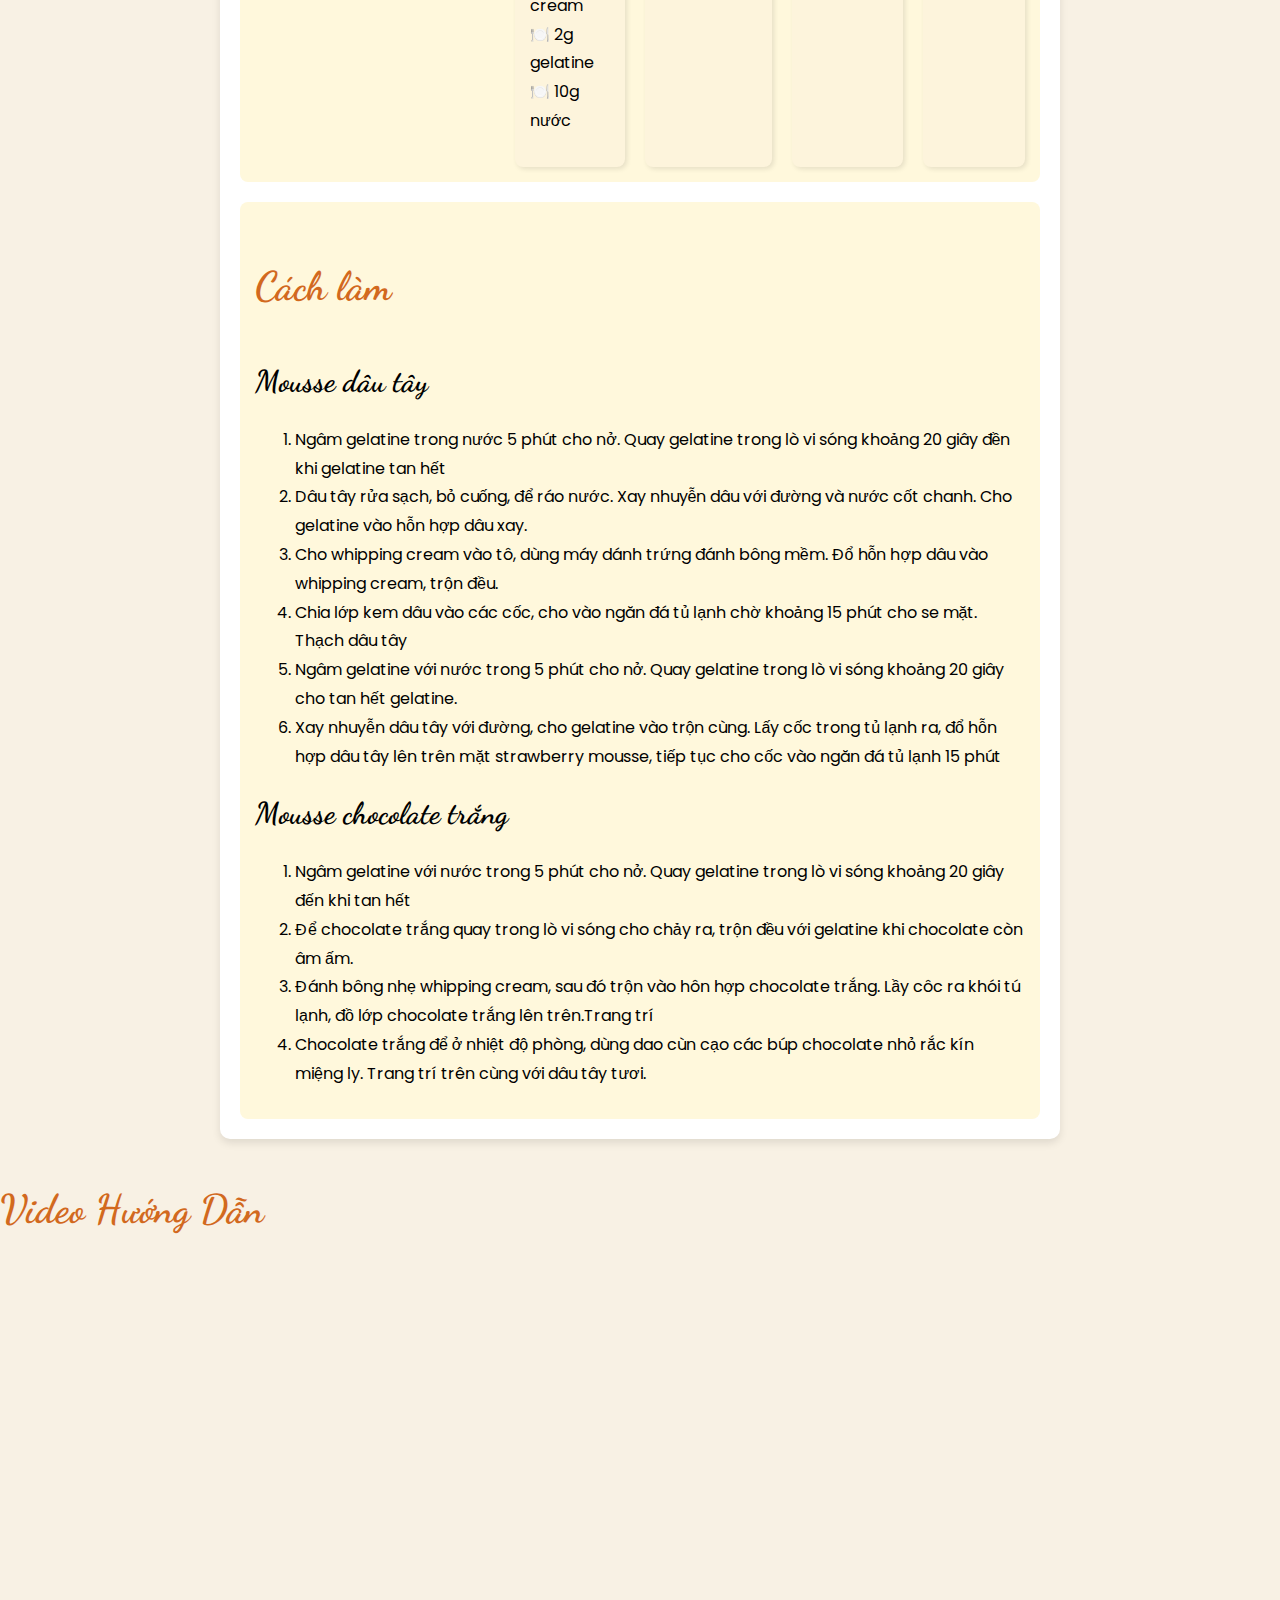
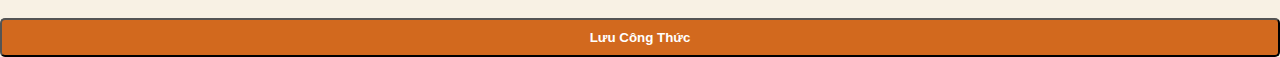
<file: mousse-dau-tay.html>
<!DOCTYPE html>
<html lang="vi">
<head>
    <meta charset="UTF-8">
    <meta name="viewport" content="width=device-width, initial-scale=1.0">
    <title>Công thức bánh mousse dâu tây và chocolate trắng</title>
    <link rel="preconnect" href="https://fonts.googleapis.com">
    <link rel="preconnect" href="https://fonts.gstatic.com" crossorigin>
    <link href="https://fonts.googleapis.com/css2?family=Great+Vibes&family=Nunito+Sans:opsz,wght@6..12,200..1000&display=swap" rel="stylesheet">
<link rel="preconnect" href="https://fonts.googleapis.com">
<link rel="preconnect" href="https://fonts.gstatic.com" crossorigin>
<link href="https://fonts.googleapis.com/css2?family=Dancing+Script&display=swap" rel="stylesheet">
    <style>
        @import url('https://fonts.googleapis.com/css2?family=Poppins:wght@300;400;600;700&display=swap');
        @media (max-width: 480px) {
        .ingredients{
            display: block;
            align-items: center;
            flex-wrap: wrap;
        }

    .column {
        width: 100%;
        margin-bottom: 15px;
    }
}
        body {
            font-family: 'Poppins', sans-serif;
            background-color: #f8f1e4;
            margin: 0;
            padding: 0;
            line-height: 1.8;
        }
        .navbar {
            background-color: #333;
            padding: 10px 0;
            text-align: center;
        }
        .navbar a {
            color: white;
            text-decoration: none;
            font-weight: 600;
            padding: 14px 20px;
            display: inline-block;
            transition: 0.3s;
        }
        .navbar a:hover {
            background-color: #d2691e;
            border-radius: 5px;
        }
        .container {
            max-width: 800px;
            margin: auto;
            background: #fff;
            padding: 20px;
            border-radius: 10px;
            box-shadow: 0 4px 8px rgba(0,0,0,0.1);
            margin-top: 20px;
        }
        h1 {
            font-family: "Great Vibes";
            font-size: 350%;
            text-align: center;
            color: #d2691e;
        }
        h2{
            font-family: "Dancing Script";
            font-size: 250%;
            color: #d2691e;
        }
        strong{
            font-family: "Dancing Script";
            font-size: 190%;
        }
        .column {
            flex: 1; 
            background: #fdf4dc; 
            padding: 15px;
            border-radius: 8px;
            box-shadow: 2px 2px 5px rgba(0, 0, 0, 0.1);
        }
        .image {
            text-align: center;
        }
        .image img {
            width: 100%;
            border-radius: 10px;
        }
        .section {
            margin-top: 20px;
        }
        .ingredients{
            background: #fff8dc;
            display: flex;
            gap: 20px;
            justify-content: space-between;
            padding: 15px;
            border-radius: 8px;
        }
        .instructions{
            padding: 15px;
            border-radius: 8px;
            background: #fff8dc;
        }
        ul {
            list-style-type: none;
            padding: 0;
        }
        ul li::before {
            content: "🍽️ ";
        }
        .button {
            display: block;
            width: 100%;
            text-align: center;
            margin-top: 15px;
            padding: 10px;
            background: #d2691e;
            color: white;
            text-decoration: none;
            border-radius: 5px;
            font-weight: 600;
        }
    </style>
</head>
<body>
    <div class="navbar">
        <a href="index.html">Trang Chủ</a>
        <a href="bang-gia.html">Bảng Giá Trị Quy Đổi</a>
        <a href="tu-dien.html">Từ Điển</a>
        <a href="#">Liên Hệ</a>
    </div>
    <div class="container">
        <h1>bánh mousse dâu tây và chocolate trắng</h1>
        <div class="image">
            <img src="Banh-mousse-dau-tay.webp"bánh mousse dâu tây và chocolate trắng">
        </div>
        <div class="section ingredients">
            <h2>Nguyên liệu (2 ly)</h2>
            <div class="column">
            <strong>Mousse dâu tây</strong>
            <ul>
                <li>30g đường</li>
                <li>60g dâu tây</li>
                <li>1 tsp nước cốt chanh</li>
                <li>100g whipping cream</li>
                <li>2g gelatine</li>
                <li>10g nước</li>
            </ul>
            </div>
            <div class="column">
            <strong>Mousse chocolate</strong>
            <ul>
                <li>100g whipping cream</li>
                <li>60g chocolate trắng</li>
                <li>2g gelatine</li>
                <li>10g nước</li>
            </ul>
            </div>
            <div class="column">
            <strong>Trang trí</strong>
            <ul>
                <li>40g chocolate trắng</li>
                <li>Dâu tây</li>
            </ul>
            </div>
            <div class="column">
            <strong>Chuẩn bị</strong>
            <ul>
                <li>2 ly thuỷ tinh</li>
            </ul>
            </div>
        </div>
        <div class="section instructions">
            <h2>Cách làm</h2>
            <strong>Mousse dâu tây</strong>
            <ol>
                <li>Ngâm gelatine trong nước 5 phút cho nở. Quay gelatine trong lò vi sóng khoảng 20 giây đền khi gelatine tan hết</li>
                <li>Dâu tây rửa sạch, bỏ cuống, để ráo nước. Xay nhuyễn dâu với đường và nước cốt chanh. Cho gelatine vào hỗn hợp dâu xay.</li>
                <li>Cho whipping cream vào tô, dùng máy dánh trứng đánh bông mềm. Đổ hỗn hợp dâu vào whipping cream, trộn đều.</li>
                <li>Chia lớp kem dâu vào các cốc, cho vào ngăn đá tủ lạnh chờ khoảng 15 phút cho se mặt. Thạch dâu tây</li>
                <li>Ngâm gelatine với nước trong 5 phút cho nở. Quay gelatine trong lò vi sóng khoảng 20 giây cho tan hết gelatine.</li>
                <li>Xay nhuyễn dâu tây với đường, cho gelatine vào trộn cùng. Lấy cốc trong tủ lạnh ra, đổ hỗn hợp dâu tây lên trên mặt strawberry mousse, tiếp tục cho cốc vào ngăn đá tủ lạnh 15 phút</li>
            </ol>
            <strong>Mousse chocolate trắng</strong>
            <ol>
                <li>Ngâm gelatine với nước trong 5 phút cho nở. Quay gelatine trong lò vi sóng khoảng 20 giây đến khi tan hết</li>
                <li>Để chocolate trắng quay trong lò vi sóng cho chảy ra, trộn đều với gelatine khi chocolate còn âm ấm.</li>
                <li>Đánh bông nhẹ whipping cream, sau đó trộn vào hôn hợp chocolate trắng. Lầy côc ra khói tú lạnh, đồ lớp chocolate trắng lên trên.Trang trí</li>
                <li>Chocolate trắng để ở nhiệt độ phòng, dùng dao cùn cạo các búp chocolate nhỏ rắc kín miệng ly. Trang trí trên cùng với dâu tây tươi.</li>
            </ol>
        </div>
    </div>
    <div class="video">
        <h2>Video Hướng Dẫn</h2>
        <iframe width="100%" height="315" src="https://www.youtube.com/embed/3N5JygYMBo4" 
            title="YouTube video player" frameborder="0" allow="accelerometer; autoplay; clipboard-write; 
            encrypted-media; gyroscope; picture-in-picture" allowfullscreen>
        </iframe>
    </div>
    
    <button class="button" onclick="saveRecipe()">Lưu Công Thức</button>
</body>
<script>
    function saveRecipe() {
        const recipeTitle = document.querySelector("h1")?.innerText || "Không có tiêu đề"; // Lấy tiêu đề công thức
        const recipeElement = document.querySelector(".instructions"); // Lấy phần công thức
       
        if (!recipeElement) {
            alert("Không tìm thấy nội dung công thức để lưu!");
            return;
        }

        const recipeContent = recipeElement.innerHTML.trim(); // Lấy nội dung và xóa khoảng trắng thừa

        if (!recipeContent) {
            alert("Nội dung công thức trống!");
            return;
        }

        // Lấy danh sách công thức đã lưu từ LocalStorage (nếu có)
        const savedRecipes = JSON.parse(localStorage.getItem("savedRecipes")) || []; 
        
        // Kiểm tra xem công thức đã lưu chưa
        const isDuplicate = savedRecipes.some(recipe => recipe.title === recipeTitle);
        if (isDuplicate) {
            alert("Công thức này đã được lưu trước đó!");
            return;
        }

        // Thêm công thức mới vào danh sách
        savedRecipes.push({ title: recipeTitle, content: recipeContent });

        // Lưu lại vào LocalStorage
        localStorage.setItem("savedRecipes", JSON.stringify(savedRecipes));

        alert("Công thức đã được lưu thành công!");
    }
</script>



</html>
</file>
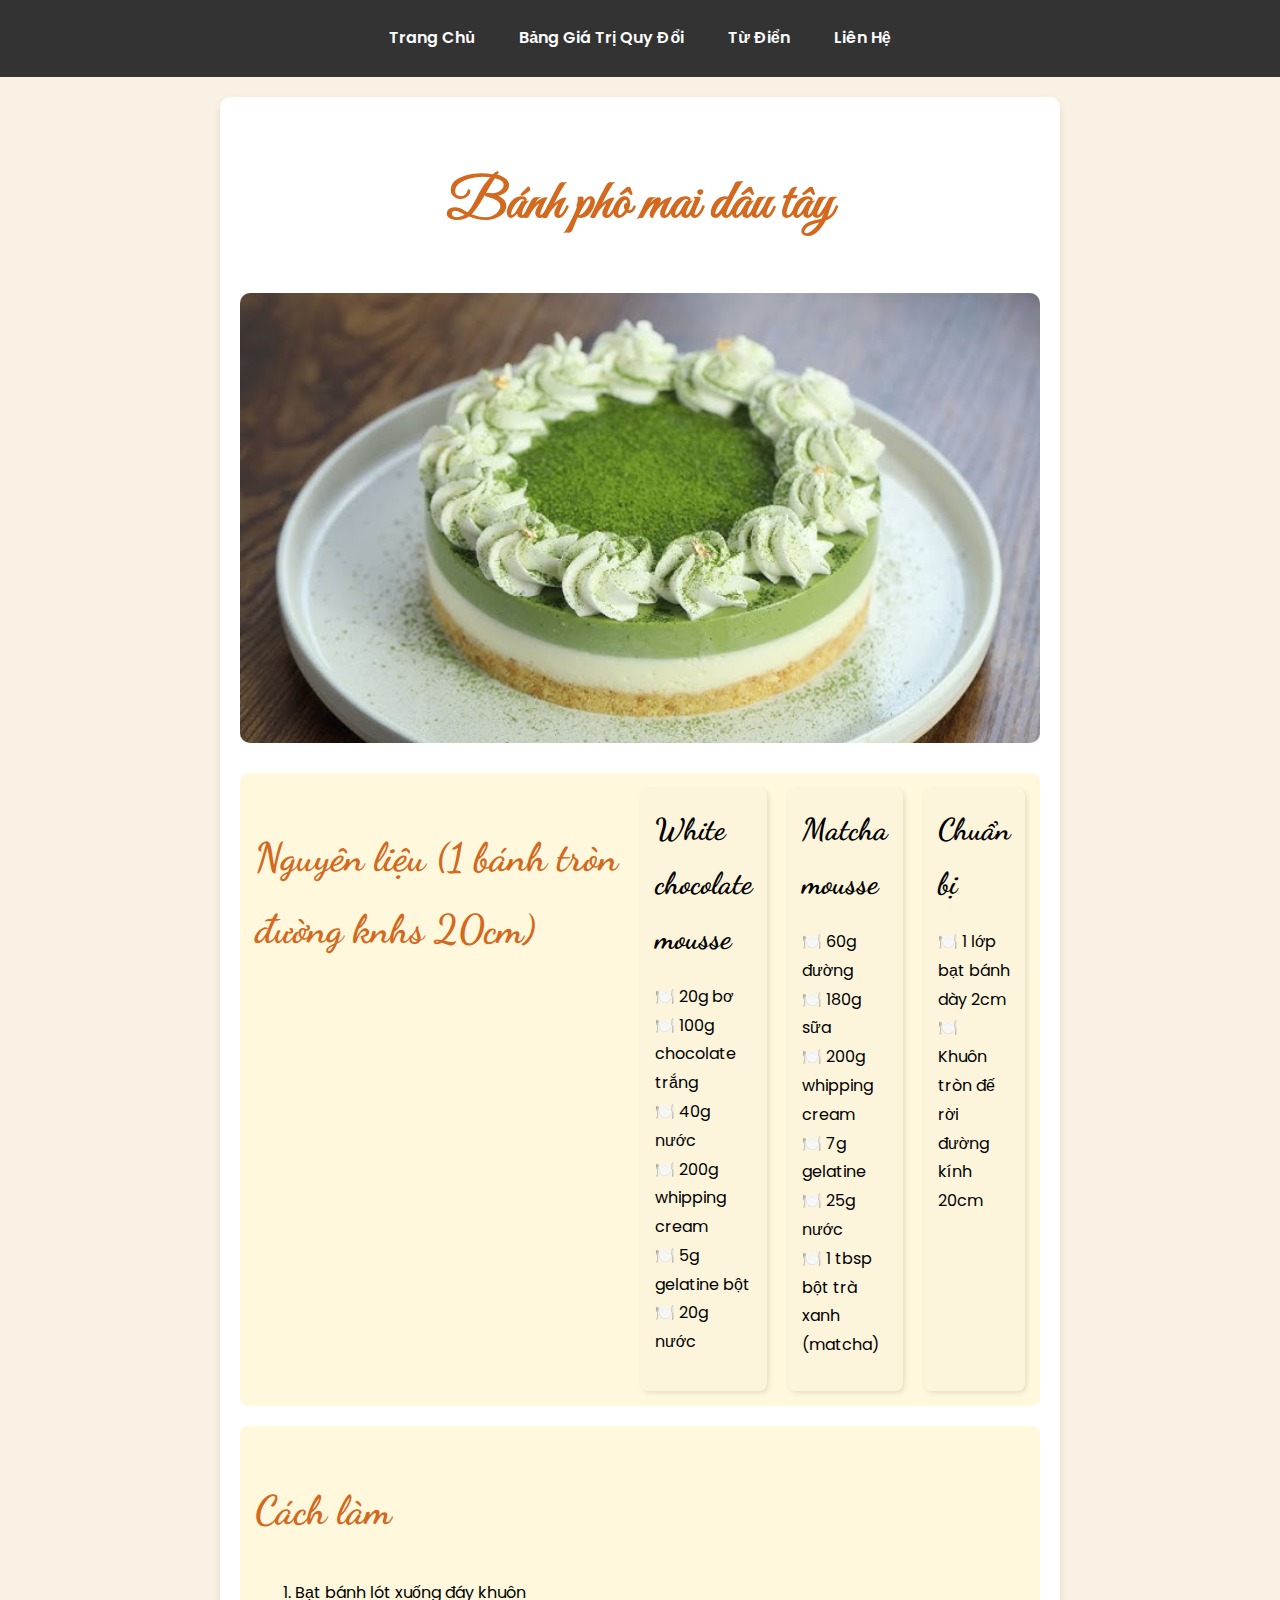
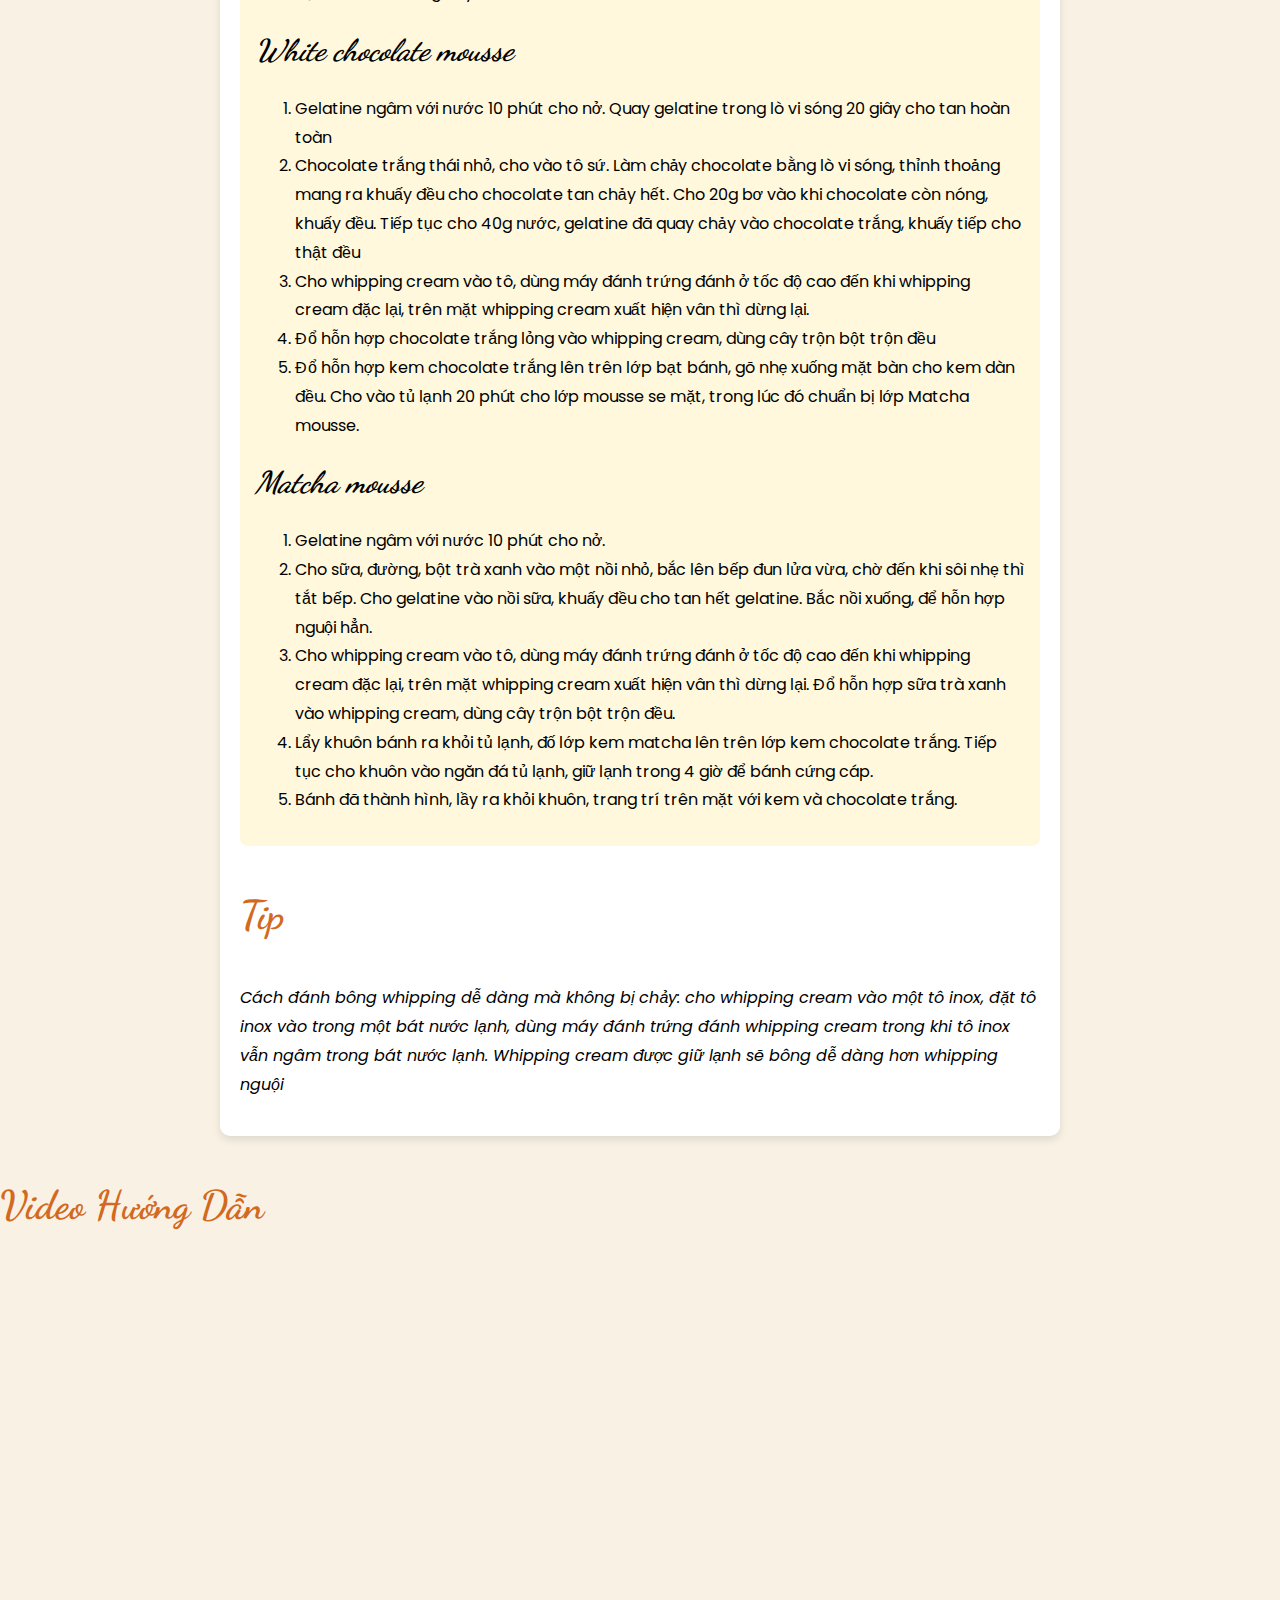
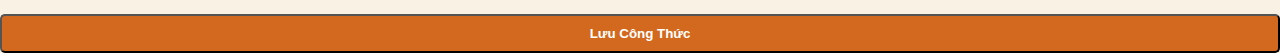
<file: mousse_chocolate.html>
<!DOCTYPE html>
<html lang="vi">
<head>
    <meta charset="UTF-8">
    <meta name="viewport" content="width=device-width, initial-scale=1.0">
    <title>Công thức bánh mousse chocolate trà xanh</title>
    <link rel="preconnect" href="https://fonts.googleapis.com">
    <link rel="preconnect" href="https://fonts.gstatic.com" crossorigin>
    <link href="https://fonts.googleapis.com/css2?family=Great+Vibes&family=Nunito+Sans:opsz,wght@6..12,200..1000&display=swap" rel="stylesheet">
<link rel="preconnect" href="https://fonts.googleapis.com">
<link rel="preconnect" href="https://fonts.gstatic.com" crossorigin>
<link href="https://fonts.googleapis.com/css2?family=Dancing+Script&display=swap" rel="stylesheet">
    <style>
        @import url('https://fonts.googleapis.com/css2?family=Poppins:wght@300;400;600;700&display=swap');
        
        body {
            font-family: 'Poppins', sans-serif;
            background-color: #f8f1e4;
            margin: 0;
            padding: 0;
            line-height: 1.8;
        }
        .navbar {
            background-color: #333;
            padding: 10px 0;
            text-align: center;
        }
        .navbar a {
            color: white;
            text-decoration: none;
            font-weight: 600;
            padding: 14px 20px;
            display: inline-block;
            transition: 0.3s;
        }
        .navbar a:hover {
            background-color: #d2691e;
            border-radius: 5px;
        }
        .container {
            max-width: 800px;
            margin: auto;
            background: #fff;
            padding: 20px;
            border-radius: 10px;
            box-shadow: 0 4px 8px rgba(0,0,0,0.1);
            margin-top: 20px;
        }
        h1 {
            font-family: "Great Vibes";
            font-size: 350%;
            text-align: center;
            color: #d2691e;
        }
        h2{
            font-family: "Dancing Script";
            font-size: 250%;
            color: #d2691e;
        }
        strong{
            font-family: "Dancing Script";
            font-size: 190%;
        }
        .column {
            flex: 1; 
            background: #fdf4dc; 
            padding: 15px;
            border-radius: 8px;
            box-shadow: 2px 2px 5px rgba(0, 0, 0, 0.1);
        }
        .image {
            text-align: center;
        }
        .image img {
            width: 100%;
            border-radius: 10px;
        }
        .section {
            margin-top: 20px;
        }
        .ingredients{
            background: #fff8dc;
            display: flex;
            gap: 20px;
            justify-content: space-between;
            padding: 15px;
            border-radius: 8px;
        }
        .instructions{
            padding: 15px;
            border-radius: 8px;
            background: #fff8dc;
        }
        ul {
            list-style-type: none;
            padding: 0;
        }
        ul li::before {
            content: "🍽️ ";
        }
        .button {
            display: block;
            width: 100%;
            text-align: center;
            margin-top: 15px;
            padding: 10px;
            background: #d2691e;
            color: white;
            text-decoration: none;
            border-radius: 5px;
            font-weight: 600;
        }
    </style>
</head>
<body>
    <div class="navbar">
        <a href="index.html">Trang Chủ</a>
        <a href="bang-gia.html">Bảng Giá Trị Quy Đổi</a>
        <a href="tu-dien.html">Từ Điển</a>
        <a href="#">Liên Hệ</a>
    </div>
    <div class="container">
        <h1>Bánh phô mai dâu tây</h1>
        <div class="image">
            <img src="mousse_traxanh.jpg" alt="bánh mousse chocolate trà xanh">
        </div>
        <div class="section ingredients">
            <h2>Nguyên liệu (1 bánh tròn đường knhs 20cm)</h2>
            <div class="column">
            <strong>White chocolate mousse</strong>
            <ul>
                <li>20g bơ</li>
                <li>100g chocolate trắng</li>
                <li>40g nước</li>
                <li>200g whipping cream</li>
                <li>5g gelatine bột</li>
                <li>20g nước</li>
            </ul>
        </div>
        <div class="column">
            <strong>Matcha mousse</strong>
            <ul>
                <li>60g đường</li>
                <li>180g sữa</li>
                <li>200g whipping cream</li>
                <li>7g gelatine</li>
                <li>25g nước</li>
                <li>1 tbsp bột trà xanh (matcha)</li>
            </ul>
        </div>
        <div class="column">
            <strong>Chuẩn bị</strong>
            <ul>
                <li>1 lớp bạt bánh dày 2cm</li>
                <li>Khuôn tròn đế rời đường kính 20cm</li>
            </ul>
            </div>
        </div>
        <div class="section instructions">
            <h2>Cách làm</h2>
            <ol><li>Bạt bánh lót xuống đáy khuôn</li></ol>
            <em><strong>White chocolate mousse</strong></em>
            <ol>
                <li>Gelatine ngâm với nước 10 phút cho nở. Quay gelatine trong lò vi sóng 20 giây cho tan hoàn toàn</li>
                <li>Chocolate trắng thái nhỏ, cho vào tô sứ. Làm chảy chocolate bằng lò vi sóng, thỉnh thoảng mang ra khuấy đều cho chocolate tan chảy hết. Cho 20g bơ vào khi chocolate còn nóng, khuấy đều. Tiếp tục cho 40g nước, gelatine đã quay chảy vào chocolate trắng, khuấy tiếp cho thật đều</li>
                <li>Cho whipping cream vào tô, dùng máy đánh trứng đánh ở tốc độ cao đến khi whipping cream đặc lại, trên mặt whipping cream xuất hiện vân thì dừng lại.</li>
                <li>Đổ hỗn hợp chocolate trắng lỏng vào whipping cream, dùng cây trộn bột trộn đều</li>
                <li>Đổ hỗn hợp kem chocolate trắng lên trên lớp bạt bánh, gõ nhẹ xuống mặt bàn cho kem dàn đều. Cho vào tủ lạnh 20 phút cho lớp mousse se mặt, trong lúc đó chuẩn bị lớp Matcha mousse.</li>
            </ol>
            <em><strong>Matcha mousse</strong></em>
            <ol>
                <li>Gelatine ngâm với nước 10 phút cho nở.</li>
                <li>Cho sữa, đường, bột trà xanh vào một nồi nhỏ, bắc lên bếp đun lửa vừa, chờ đến khi sôi nhẹ thì tắt bếp. Cho gelatine vào nồi sữa, khuấy đều cho tan hết gelatine. Bắc nồi xuống, để hỗn hợp nguội hẳn.</li>
                <li>Cho whipping cream vào tô, dùng máy đánh trứng đánh ở tốc độ cao đến khi whipping cream đặc lại, trên mặt whipping cream xuất hiện vân thì dừng lại. Đổ hỗn hợp sữa trà xanh vào whipping cream, dùng cây trộn bột trộn đều.</li>
                <li>Lẩy khuôn bánh ra khỏi tủ lạnh, đố lớp kem matcha lên trên lớp kem chocolate trắng. Tiếp tục cho khuôn vào ngăn đá tủ lạnh, giữ lạnh trong 4 giờ để bánh cứng cáp.</li>
                <li>Bánh đã thành hình, lầy ra khỏi khuôn, trang trí trên mặt với kem và chocolate trắng.</li>
            </ol>
        </div>
        <div class="section tip">
            <h2>Tip</h2>
            <ul>
                <em>Cách đánh bông whipping dễ dàng mà không bị chảy:
                    cho whipping cream vào một tô inox, đặt tô inox vào trong một bát nước lạnh, dùng máy đánh trứng đánh whipping cream trong khi tô inox vẫn ngâm trong bát nước lạnh. Whipping cream được giữ lạnh sẽ bông dễ dàng hơn whipping nguội
                    </em>
            </ul>
        </div>
    </div>
    <div class="video">
        <h2>Video Hướng Dẫn</h2>
        <iframe width="100%" height="315" src="https://www.youtube.com/embed/2xXJLXqQ2Lo" 
            title="YouTube video player" frameborder="0" allow="accelerometer; autoplay; clipboard-write; 
            encrypted-media; gyroscope; picture-in-picture" allowfullscreen>
        </iframe>
    </div>
    
    <button class="button" onclick="saveRecipe()">Lưu Công Thức</button>
</body>
<script>
    function saveRecipe() {
        const recipeTitle = document.querySelector("h1")?.innerText || "Không có tiêu đề"; // Lấy tiêu đề công thức
        const recipeElement = document.querySelector(".instructions"); // Lấy phần công thức
       
        if (!recipeElement) {
            alert("Không tìm thấy nội dung công thức để lưu!");
            return;
        }

        const recipeContent = recipeElement.innerHTML.trim(); // Lấy nội dung và xóa khoảng trắng thừa

        if (!recipeContent) {
            alert("Nội dung công thức trống!");
            return;
        }

        // Lấy danh sách công thức đã lưu từ LocalStorage (nếu có)
        const savedRecipes = JSON.parse(localStorage.getItem("savedRecipes")) || []; 
        
        // Kiểm tra xem công thức đã lưu chưa
        const isDuplicate = savedRecipes.some(recipe => recipe.title === recipeTitle);
        if (isDuplicate) {
            alert("Công thức này đã được lưu trước đó!");
            return;
        }

        // Thêm công thức mới vào danh sách
        savedRecipes.push({ title: recipeTitle, content: recipeContent });

        // Lưu lại vào LocalStorage
        localStorage.setItem("savedRecipes", JSON.stringify(savedRecipes));

        alert("Công thức đã được lưu thành công!");
    }
</script>



</html>
</file>
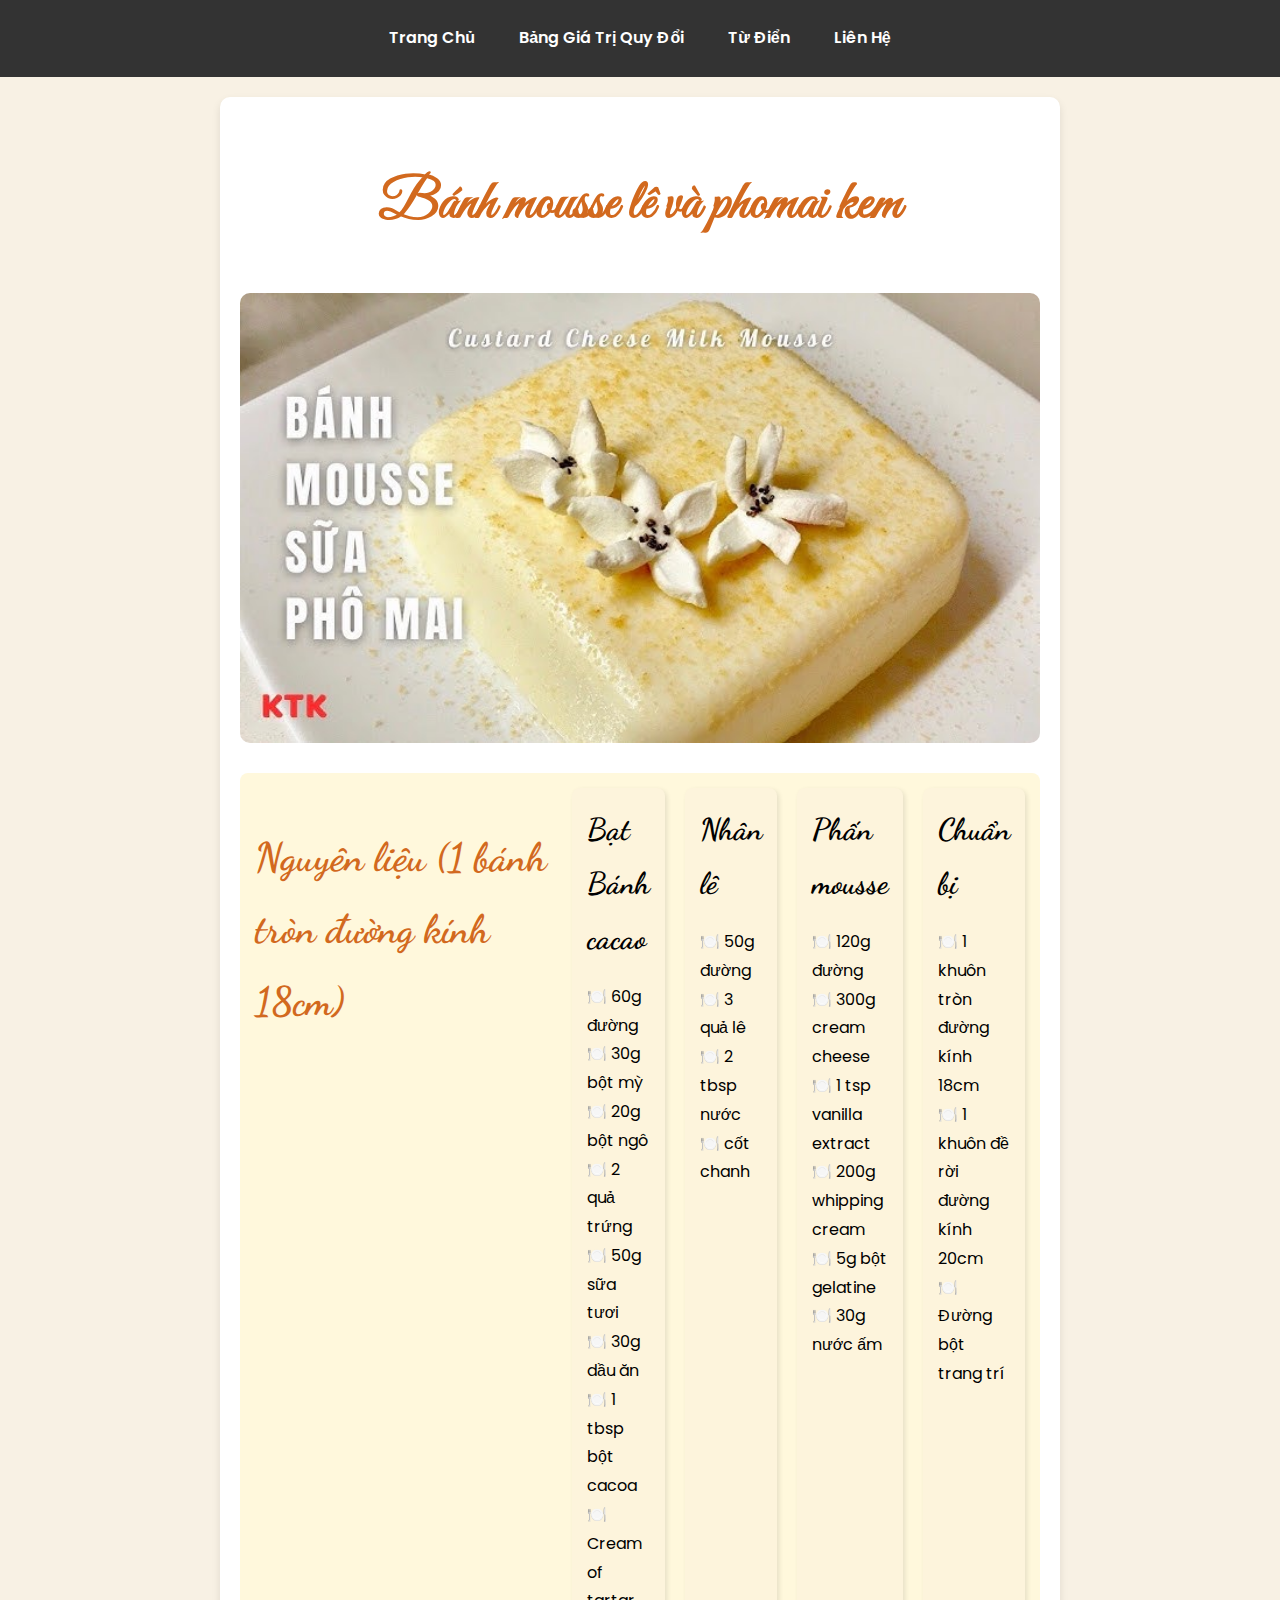
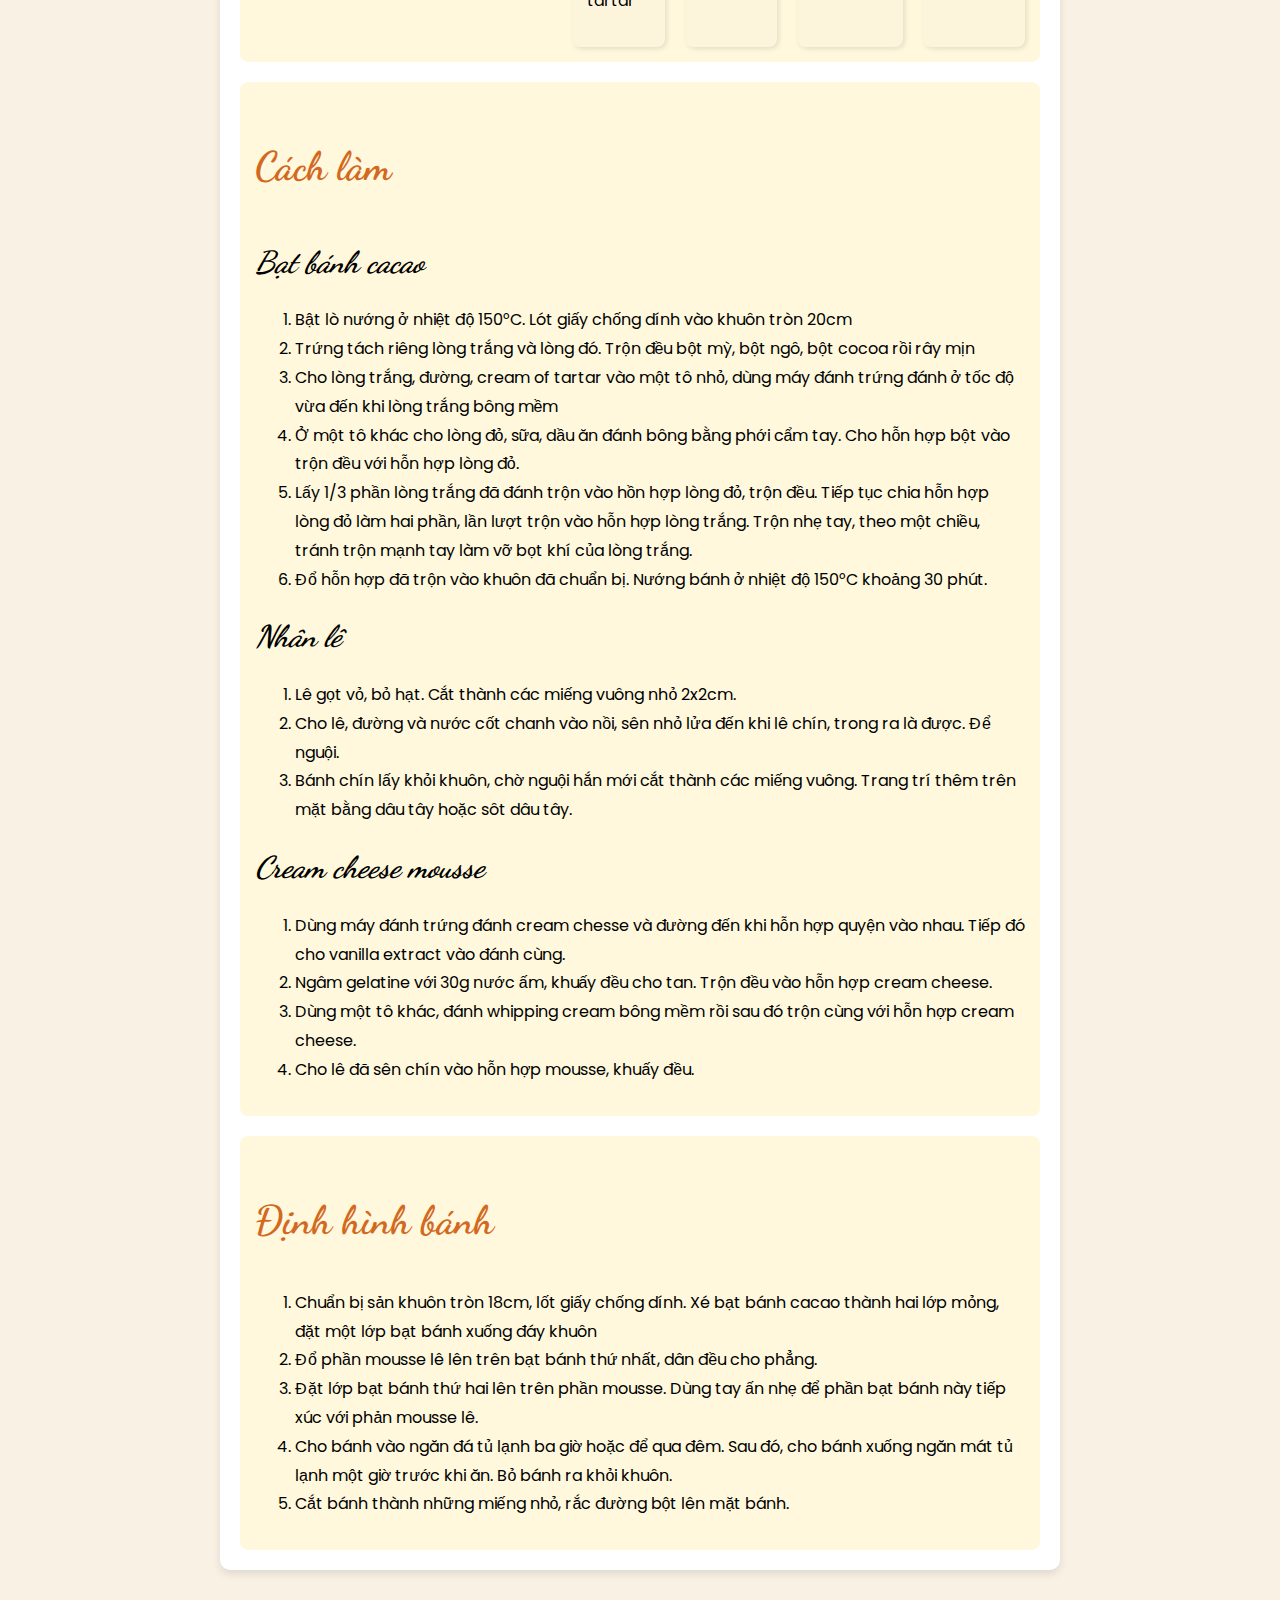
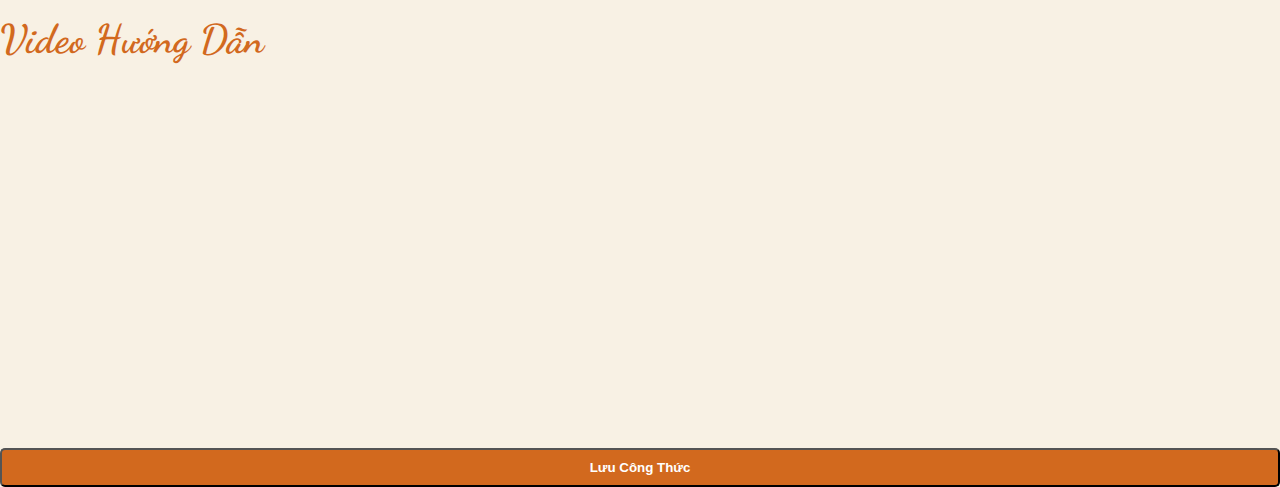
<file: mousse_le.html>
<!DOCTYPE html>
<html lang="vi">
<head>
    <meta charset="UTF-8">
    <meta name="viewport" content="width=device-width, initial-scale=1.0">
    <title>Công thức mousse lê và phomai kem</title>
    <link rel="preconnect" href="https://fonts.googleapis.com">
    <link rel="preconnect" href="https://fonts.gstatic.com" crossorigin>
    <link href="https://fonts.googleapis.com/css2?family=Great+Vibes&family=Nunito+Sans:opsz,wght@6..12,200..1000&display=swap" rel="stylesheet">
<link rel="preconnect" href="https://fonts.googleapis.com">
<link rel="preconnect" href="https://fonts.gstatic.com" crossorigin>
<link href="https://fonts.googleapis.com/css2?family=Dancing+Script&display=swap" rel="stylesheet">
    <style>
        @import url('https://fonts.googleapis.com/css2?family=Poppins:wght@300;400;600;700&display=swap');
        @media (max-width: 480px) {
        .ingredients{
            display: block;
            align-items: center;
            flex-wrap: wrap;
        }

    .column {
        width: 100%;
        margin-bottom: 15px;
    }
}
        body {
            font-family: 'Poppins', sans-serif;
            background-color: #f8f1e4;
            margin: 0;
            padding: 0;
            line-height: 1.8;
        }
        .navbar {
            background-color: #333;
            padding: 10px 0;
            text-align: center;
        }
        .navbar a {
            color: white;
            text-decoration: none;
            font-weight: 600;
            padding: 14px 20px;
            display: inline-block;
            transition: 0.3s;
        }
        .navbar a:hover {
            background-color: #d2691e;
            border-radius: 5px;
        }
        .container {
            max-width: 800px;
            margin: auto;
            background: #fff;
            padding: 20px;
            border-radius: 10px;
            box-shadow: 0 4px 8px rgba(0,0,0,0.1);
            margin-top: 20px;
        }
        h1 {
            font-family: "Great Vibes";
            font-size: 350%;
            text-align: center;
            color: #d2691e;
        }
        h2{
            font-family: "Dancing Script";
            font-size: 250%;
            color: #d2691e;
        }
        strong{
            font-family: "Dancing Script";
            font-size: 190%;
        }
        .column {
            flex: 1; 
            background: #fdf4dc; 
            padding: 15px;
            border-radius: 8px;
            box-shadow: 2px 2px 5px rgba(0, 0, 0, 0.1);
        }
        .image {
            text-align: center;
        }
        .image img {
            width: 100%;
            border-radius: 10px;
        }
        .section {
            margin-top: 20px;
        }
        .ingredients{
            background: #fff8dc;
            display: flex;
            gap: 20px;
            justify-content: space-between;
            padding: 15px;
            border-radius: 8px;
        }
        .instructions{
            padding: 15px;
            border-radius: 8px;
            background: #fff8dc;
        }
        .tip{
            padding: 15px;
            border-radius: 8px;
            background: #fff8dc;
        }
        ul {
            list-style-type: none;
            padding: 0;
        }
        ul li::before {
            content: "🍽️ ";
        }
        .button {
            display: block;
            width: 100%;
            text-align: center;
            margin-top: 15px;
            padding: 10px;
            background: #d2691e;
            color: white;
            text-decoration: none;
            border-radius: 5px;
            font-weight: 600;
        }
    </style>
</head>
<body>
    <div class="navbar">
        <a href="index.html">Trang Chủ</a>
        <a href="bang-gia.html">Bảng Giá Trị Quy Đổi</a>
        <a href="tu-dien.html">Từ Điển</a>
        <a href="#">Liên Hệ</a>
    </div>
    <div class="container">
        <h1>Bánh mousse lê và phomai kem</h1>
        <div class="image">
            <img src="mousse le va pho mai kem.jpg" alt="Bánh mousse lê và phomai kem">
        </div>
        <div class="section ingredients">
            <h2>Nguyên liệu (1 bánh tròn đường kính 18cm)</h2>
            <div class="column">
            <strong>Bạt Bánh cacao</strong>
            <ul>
                <li>60g đường</li>
                <li>30g bột mỳ</li>
                <li>20g bột ngô</li>
                <li>2 quả trứng</li>
                <li>50g sữa tươi</li>
                <li>30g dầu ăn</li>
                <li>1 tbsp bột cacoa</li>
                <li>Cream of tartar</li>
            </ul>
        </div>
        <div class="column">
            <strong>Nhân lê</strong>
            <ul>
                <li>50g đường</li>
                <li>3 quả lê</li>
                <li>2 tbsp nước</li>
                <li>cốt chanh</li>
            </ul>
        </div>
        <div class="column">
            <strong>Phấn mousse</strong>
            <ul>
                <li>120g đường</li>
                <li>300g cream cheese</li>
                <li>1 tsp vanilla extract</li>
                <li>200g whipping cream</li>
                <li>5g bột gelatine</li>
                <li>30g nước ấm</li>
            </ul>
        </div>
        <div class="column">
            <strong>Chuẩn bị</strong>
            <ul>
                <li>1 khuôn tròn đường kính 18cm</li>
                <li>1 khuôn đề rời đường kính 20cm</li>
                <li>Đường bột trang trí</li>
            </ul>
            </div>
        </div>
        <div class="section instructions">
            <h2>Cách làm</h2>
            <em><strong>Bạt bánh cacao</strong></em>
            <ol>
                <li>Bật lò nướng ở nhiệt độ 150°C. Lót giấy chống dính vào khuôn tròn 20cm</li>
                <li>Trứng tách riêng lòng trắng và lòng đó. Trộn đều bột mỳ, bột ngô, bột cocoa rồi rây mịn</li>
                <li>Cho lòng trắng, đường, cream of tartar vào một tô nhỏ, dùng máy đánh trứng đánh ở tốc độ vừa đến khi lòng trắng bông mềm</li>
                <li>Ở một tô khác cho lòng đỏ, sữa, dầu ăn đánh bông bằng phới cẩm tay. Cho hỗn hợp bột vào trộn đều với hỗn hợp lòng đỏ.</li>
                <li>Lấy 1/3 phần lòng trắng đã đánh trộn vào hồn hợp lòng đỏ, trộn đều. Tiếp tục chia hỗn hợp lòng đỏ làm hai phần, lần lượt trộn vào hỗn hợp lòng trắng. Trộn nhẹ tay, theo một chiều, tránh trộn mạnh tay làm vỡ bọt khí của lòng trắng.</li>
                <li>Đổ hỗn hợp đã trộn vào khuôn đã chuẩn bị. Nướng bánh ở nhiệt độ 150°C khoảng 30 phút.</li>
            </ol>
            <em><strong>Nhân lê</strong></em>
            <ol>
                <li>Lê gọt vỏ, bỏ hạt. Cắt thành các miếng vuông nhỏ 2x2cm.</li>
                <li>Cho lê, đường và nước cốt chanh vào nồi, sên nhỏ lửa đến khi lê chín, trong ra là được. Để nguội.</li>
                <li>Bánh chín lấy khỏi khuôn, chờ nguội hắn mới cắt thành các miếng vuông. Trang trí thêm trên mặt bằng dâu tây hoặc sôt dâu tây.                </li>
            </ol>
            <em><strong>Cream cheese mousse</strong></em>
            <ol>
                <li>Dùng máy đánh trứng đánh cream chesse và đường đến khi hỗn hợp quyện vào nhau. Tiếp đó cho vanilla extract vào đánh cùng.</li>
                <li>Ngâm gelatine với 30g nước ấm, khuấy đều cho tan. Trộn đều vào hỗn hợp cream cheese.</li>
                <li>Dùng một tô khác, đánh whipping cream bông mềm rồi sau đó trộn cùng với hỗn hợp cream cheese.</li>
                <li>Cho lê đã sên chín vào hỗn hợp mousse, khuấy đều.</li>
            </ol>
        </div>
        <div class="section tip">
            <h2>Định hình bánh</h2>
            <ol>
                <li>Chuẩn bị sản khuôn tròn 18cm, lốt giấy chống dính. Xé bạt bánh cacao thành hai lớp mỏng, đặt một lớp bạt bánh xuống đáy khuôn</li>
                <li>Đổ phần mousse lê lên trên bạt bánh thứ nhất, dân đều cho phẳng.</li>
                <li>Đặt lớp bạt bánh thứ hai lên trên phần mousse. Dùng tay ấn nhẹ để phần bạt bánh này tiếp xúc với phản mousse lê.</li>
                <li>Cho bánh vào ngăn đá tủ lạnh ba giờ hoặc để qua đêm. Sau đó, cho bánh xuống ngăn mát tủ lạnh một giờ trước khi ăn. Bỏ bánh ra khỏi khuôn.</li>
                <li>Cắt bánh thành những miếng nhỏ, rắc đường bột lên mặt bánh.</li>
            </ol>
        </div>
    </div>
    <div class="video">
        <h2>Video Hướng Dẫn</h2>
        <iframe width="100%" height="315" src="https://www.youtube.com/embed/lPm9OT2H6Y4" 
            title="YouTube video player" frameborder="0" allow="accelerometer; autoplay; clipboard-write; 
            encrypted-media; gyroscope; picture-in-picture" allowfullscreen>
        </iframe>
    </div>
    
    <button class="button" onclick="saveRecipe()">Lưu Công Thức</button>
</body>
<script>
    function saveRecipe() {
        const recipeTitle = document.querySelector("h1")?.innerText || "Không có tiêu đề"; // Lấy tiêu đề công thức
        const recipeElement = document.querySelector(".instructions"); // Lấy phần công thức
       
        if (!recipeElement) {
            alert("Không tìm thấy nội dung công thức để lưu!");
            return;
        }

        const recipeContent = recipeElement.innerHTML.trim(); // Lấy nội dung và xóa khoảng trắng thừa

        if (!recipeContent) {
            alert("Nội dung công thức trống!");
            return;
        }

        // Lấy danh sách công thức đã lưu từ LocalStorage (nếu có)
        const savedRecipes = JSON.parse(localStorage.getItem("savedRecipes")) || []; 
        
        // Kiểm tra xem công thức đã lưu chưa
        const isDuplicate = savedRecipes.some(recipe => recipe.title === recipeTitle);
        if (isDuplicate) {
            alert("Công thức này đã được lưu trước đó!");
            return;
        }

        // Thêm công thức mới vào danh sách
        savedRecipes.push({ title: recipeTitle, content: recipeContent });

        // Lưu lại vào LocalStorage
        localStorage.setItem("savedRecipes", JSON.stringify(savedRecipes));

        alert("Công thức đã được lưu thành công!");
    }
</script>



</html>
</file>
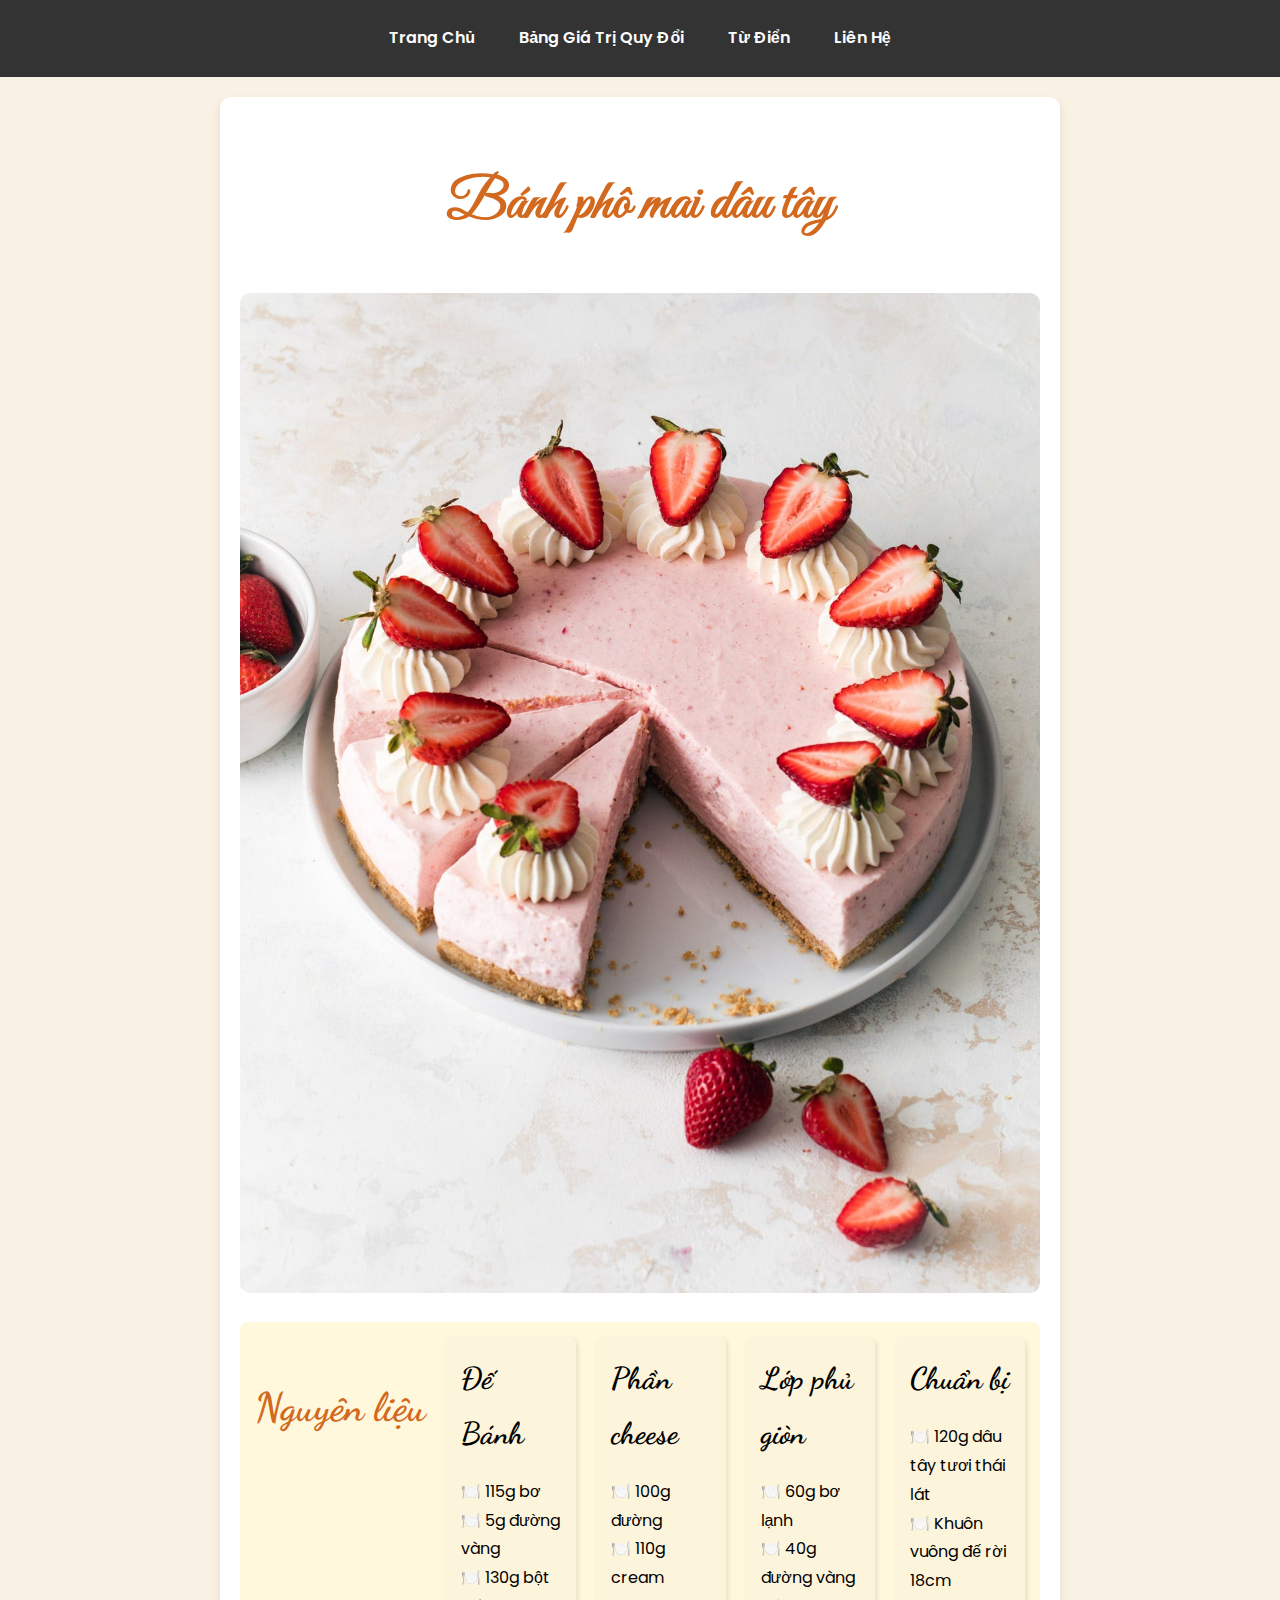
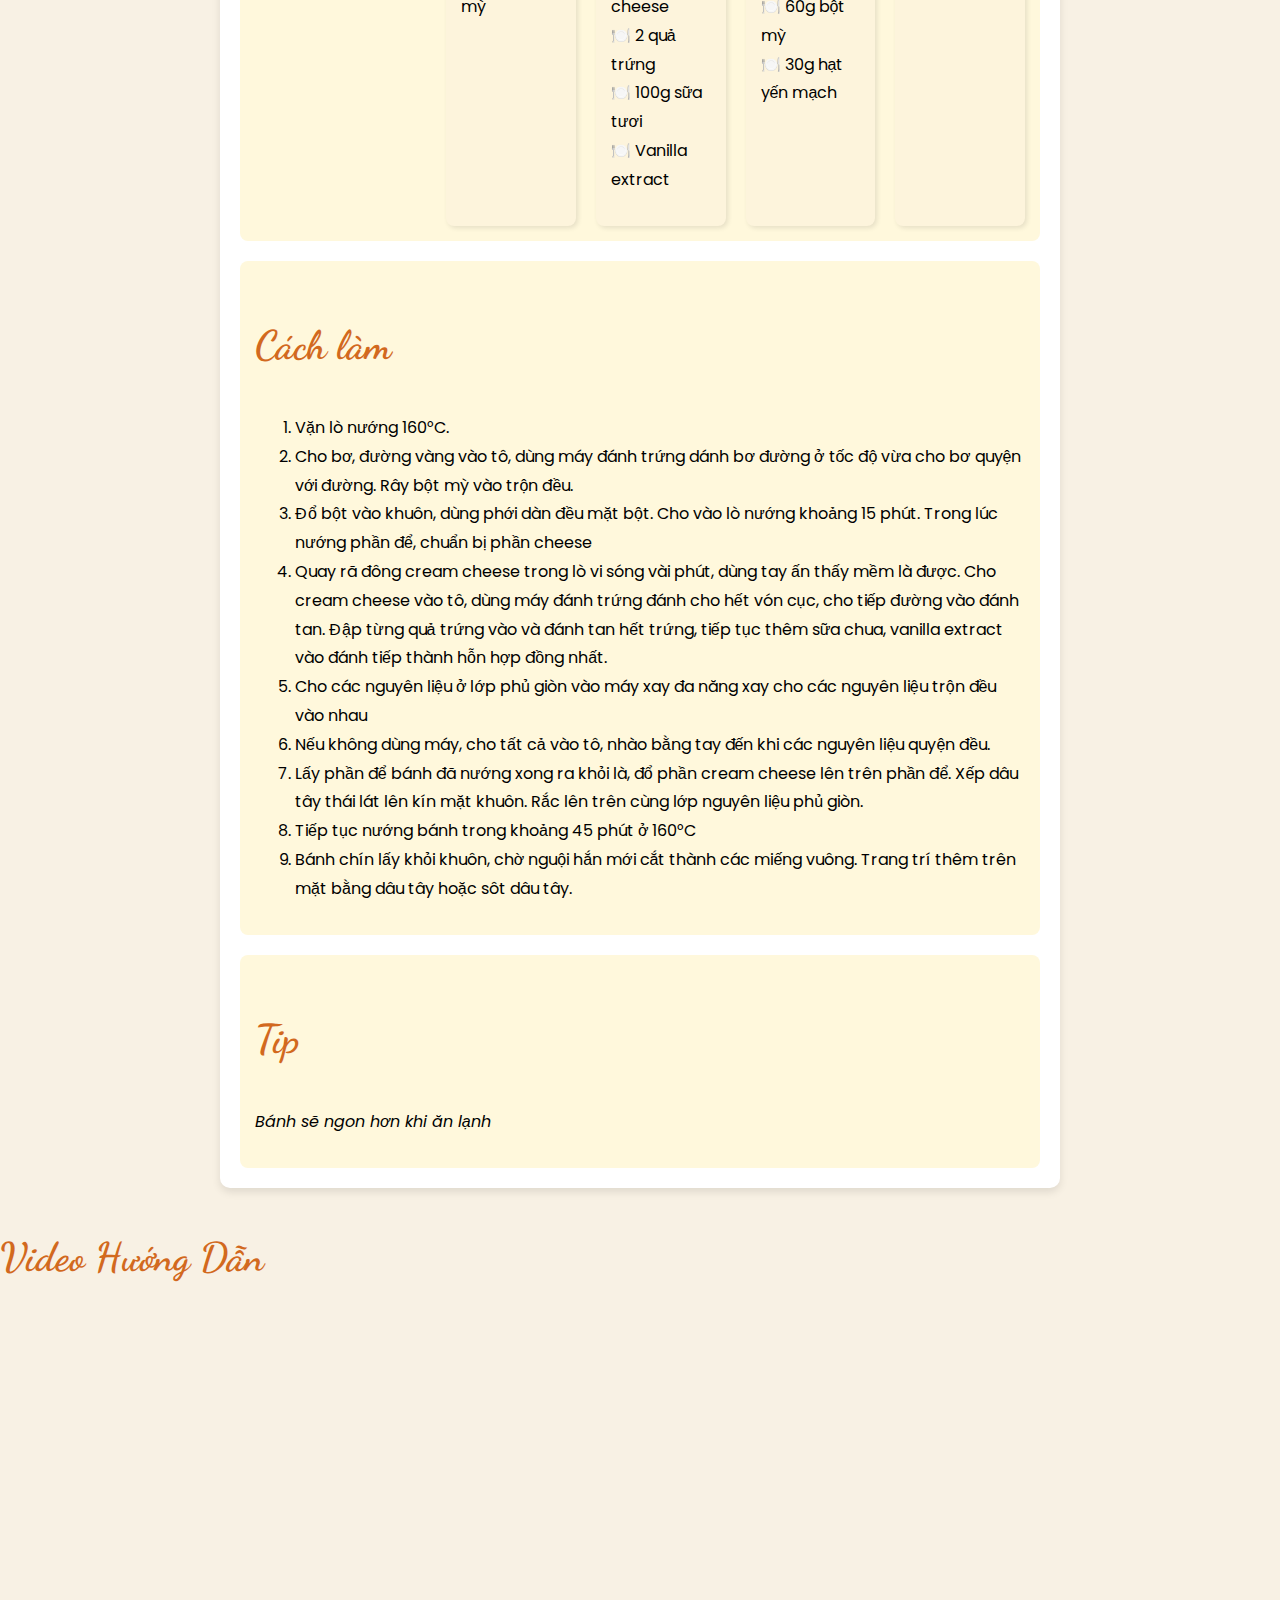
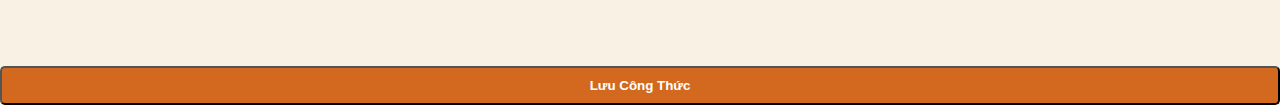
<file: pho_mai_dau_tay.html>
<!DOCTYPE html>
<html lang="vi">
<head>
    <meta charset="UTF-8">
    <meta name="viewport" content="width=device-width, initial-scale=1.0">
    <title>Công thức bánh phô mai dâu tây</title>
    <link rel="preconnect" href="https://fonts.googleapis.com">
    <link rel="preconnect" href="https://fonts.gstatic.com" crossorigin>
    <link href="https://fonts.googleapis.com/css2?family=Great+Vibes&family=Nunito+Sans:opsz,wght@6..12,200..1000&display=swap" rel="stylesheet">
<link rel="preconnect" href="https://fonts.googleapis.com">
<link rel="preconnect" href="https://fonts.gstatic.com" crossorigin>
<link href="https://fonts.googleapis.com/css2?family=Dancing+Script&display=swap" rel="stylesheet">
    <style>
        @import url('https://fonts.googleapis.com/css2?family=Poppins:wght@300;400;600;700&display=swap');
        @media (max-width: 480px) {
        .ingredients{
            display: block;
            align-items: center;
            flex-wrap: wrap;
        }

    .column {
        width: 100%;
        margin-bottom: 15px;
    }
}
        body {
            font-family: 'Poppins', sans-serif;
            background-color: #f8f1e4;
            margin: 0;
            padding: 0;
            line-height: 1.8;
        }
        .navbar {
            background-color: #333;
            padding: 10px 0;
            text-align: center;
        }
        .navbar a {
            color: white;
            text-decoration: none;
            font-weight: 600;
            padding: 14px 20px;
            display: inline-block;
            transition: 0.3s;
        }
        .navbar a:hover {
            background-color: #d2691e;
            border-radius: 5px;
        }
        .container {
            max-width: 800px;
            margin: auto;
            background: #fff;
            padding: 20px;
            border-radius: 10px;
            box-shadow: 0 4px 8px rgba(0,0,0,0.1);
            margin-top: 20px;
        }
        h1 {
            font-family: "Great Vibes";
            font-size: 350%;
            text-align: center;
            color: #d2691e;
        }
        h2{
            font-family: "Dancing Script";
            font-size: 250%;
            color: #d2691e;
        }
        strong{
            font-family: "Dancing Script";
            font-size: 190%;
        }
        .column {
            flex: 1; 
            background: #fdf4dc; 
            padding: 15px;
            border-radius: 8px;
            box-shadow: 2px 2px 5px rgba(0, 0, 0, 0.1);
        }
        .image {
            text-align: center;
        }
        .image img {
            width: 100%;
            border-radius: 10px;
        }
        .section {
            margin-top: 20px;
        }
        .ingredients{
            background: #fff8dc;
            display: flex;
            gap: 20px;
            justify-content: space-between;
            padding: 15px;
            border-radius: 8px;
        }
        .instructions{
            padding: 15px;
            border-radius: 8px;
            background: #fff8dc;
        }
        .tip{
            padding: 15px;
            border-radius: 8px;
            background: #fff8dc;
        }
        ul {
            list-style-type: none;
            padding: 0;
        }
        ul li::before {
            content: "🍽️ ";
        }
        .button {
            display: block;
            width: 100%;
            text-align: center;
            margin-top: 15px;
            padding: 10px;
            background: #d2691e;
            color: white;
            text-decoration: none;
            border-radius: 5px;
            font-weight: 600;
        }
    </style>
</head>
<body>
    <div class="navbar">
        <a href="index.html">Trang Chủ</a>
        <a href="bang-gia.html">Bảng Giá Trị Quy Đổi</a>
        <a href="tu-dien.html">Từ Điển</a>
        <a href="#">Liên Hệ</a>
    </div>
    <div class="container">
        <h1>Bánh phô mai dâu tây</h1>
        <div class="image">
            <img src="trang-tri-banh-cheesecake-dau-tay.jpeg" alt="Bánh phô mai dâu tây">
        </div>
        <div class="section ingredients">
            <h2>Nguyên liệu</h2>
            <div class="column">
            <strong>Đế Bánh</strong>
            <ul>
                <li>115g bơ</li>
                <li>5g đường vàng</li>
                <li>130g bột mỳ</li>
            </ul>
        </div>
        <div class="column">
            <strong>Phần cheese</strong>
            <ul>
                <li>100g đường</li>
                <li>110g cream cheese</li>
                <li>2 quả trứng</li>
                <li>100g sữa tươi</li>
                <li>Vanilla extract</li>
            </ul>
        </div>
        <div class="column">
            <strong>Lớp phủ giòn</strong>
            <ul>
                <li>60g bơ lạnh</li>
                <li>40g đường vàng</li>
                <li>60g bột mỳ</li>
                <li>30g hạt yến mạch</li>
            </ul>
        </div>
        <div class="column">
            <strong>Chuẩn bị</strong>
            <ul>
                <li>120g dâu tây tươi thái lát</li>
                <li>Khuôn vuông đế rời 18cm</li>
            </ul>
            </div>
        </div>
        <div class="section instructions">
            <h2>Cách làm</h2>
            <ol>
                <li>Vặn lò nướng 160°C.</li>
                <li>Cho bơ, đường vàng vào tô, dùng máy đánh trứng dánh bơ đường ở tốc độ vừa cho bơ quyện với đường. Rây bột mỳ vào trộn đều.                </li>
                <li>Đổ bột vào khuôn, dùng phới dàn đều mặt bột. Cho vào lò nướng khoảng 15 phút. Trong lúc nướng phần để, chuẩn bị phần cheese</li>
                <li>Quay rã đông cream cheese trong lò vi sóng vài phút, dùng tay ấn thấy mềm là được. Cho cream cheese vào tô, dùng máy đánh trứng đánh cho hết vón cục, cho tiếp đường vào đánh tan. Đập từng quả trứng vào và đánh tan hết trứng, tiếp tục thêm sữa chua, vanilla extract vào đánh tiếp thành hỗn hợp đồng nhất.</li>
                <li>Cho các nguyên liệu ở lớp phủ giòn vào máy xay đa năng xay cho các nguyên liệu trộn đều vào nhau</li>
                <li>Nếu không dùng máy, cho tất cả vào tô, nhào bằng tay đến khi các nguyên liệu quyện đều.</li>
                <li>Lấy phần để bánh đã nướng xong ra khỏi là, đổ phần cream cheese lên trên phần để. Xếp dâu tây thái lát lên kín mặt khuôn. Rắc lên trên cùng lớp nguyên liệu phủ giòn.</li>
                <li>Tiếp tục nướng bánh trong khoảng 45 phút ở 160°C</li>
                <li>Bánh chín lấy khỏi khuôn, chờ nguội hắn mới cắt thành các miếng vuông. Trang trí thêm trên mặt bằng dâu tây hoặc sôt dâu tây.                </li>
            </ol>
        </div>
        <div class="section tip">
            <h2>Tip</h2>
            <ul>
                <em>Bánh sẽ ngon hơn khi ăn lạnh</em>
            </ul>
        </div>
    </div>
    <div class="video">
        <h2>Video Hướng Dẫn</h2>
        <iframe width="100%" height="315" src="https://www.youtube.com/embed/NxYfuhDOONw" 
            title="YouTube video player" frameborder="0" allow="accelerometer; autoplay; clipboard-write; 
            encrypted-media; gyroscope; picture-in-picture" allowfullscreen>
        </iframe>
    </div>
    
    <button class="button" onclick="saveRecipe()">Lưu Công Thức</button>
</body>
<script>
    function saveRecipe() {
        const recipeTitle = document.querySelector("h1")?.innerText || "Không có tiêu đề"; // Lấy tiêu đề công thức
        const recipeElement = document.querySelector(".instructions"); // Lấy phần công thức
       
        if (!recipeElement) {
            alert("Không tìm thấy nội dung công thức để lưu!");
            return;
        }

        const recipeContent = recipeElement.innerHTML.trim(); // Lấy nội dung và xóa khoảng trắng thừa

        if (!recipeContent) {
            alert("Nội dung công thức trống!");
            return;
        }

        // Lấy danh sách công thức đã lưu từ LocalStorage (nếu có)
        const savedRecipes = JSON.parse(localStorage.getItem("savedRecipes")) || []; 
        
        // Kiểm tra xem công thức đã lưu chưa
        const isDuplicate = savedRecipes.some(recipe => recipe.title === recipeTitle);
        if (isDuplicate) {
            alert("Công thức này đã được lưu trước đó!");
            return;
        }

        // Thêm công thức mới vào danh sách
        savedRecipes.push({ title: recipeTitle, content: recipeContent });

        // Lưu lại vào LocalStorage
        localStorage.setItem("savedRecipes", JSON.stringify(savedRecipes));

        alert("Công thức đã được lưu thành công!");
    }
</script>



</html>
</file>
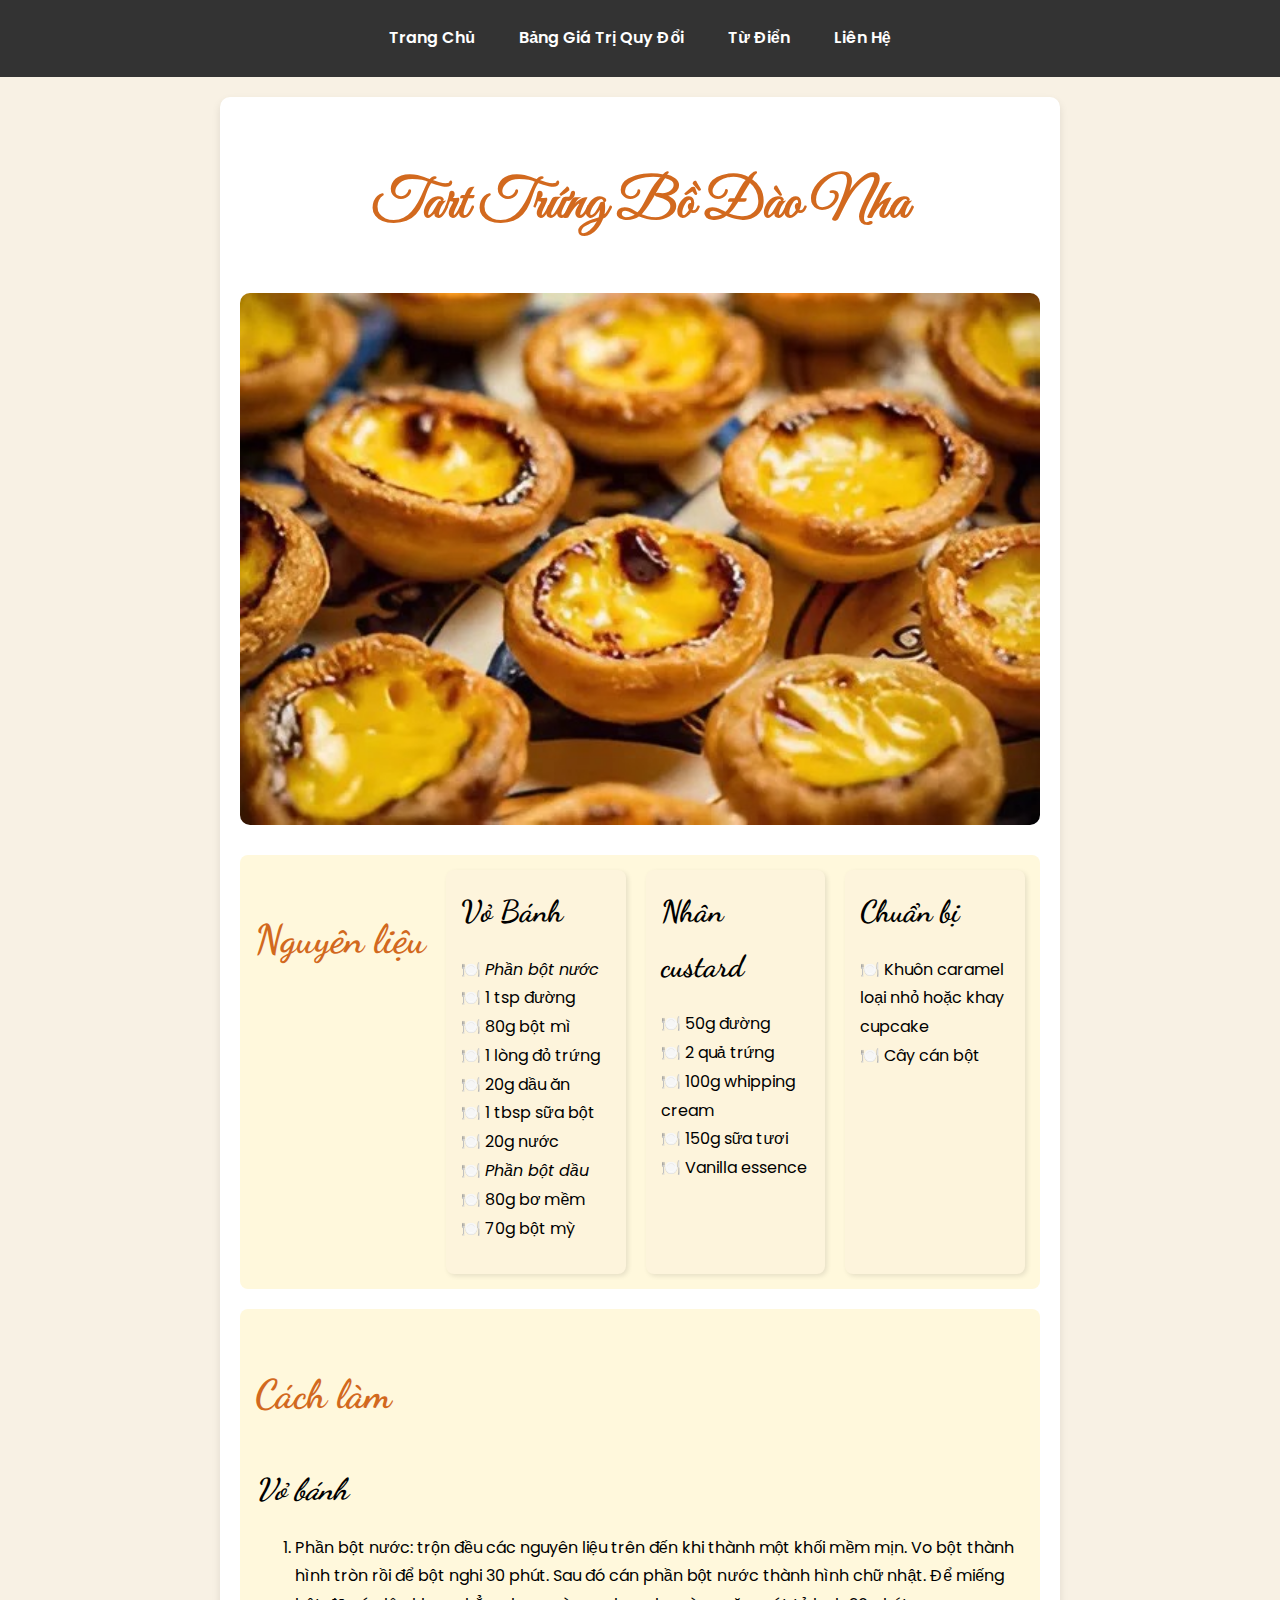
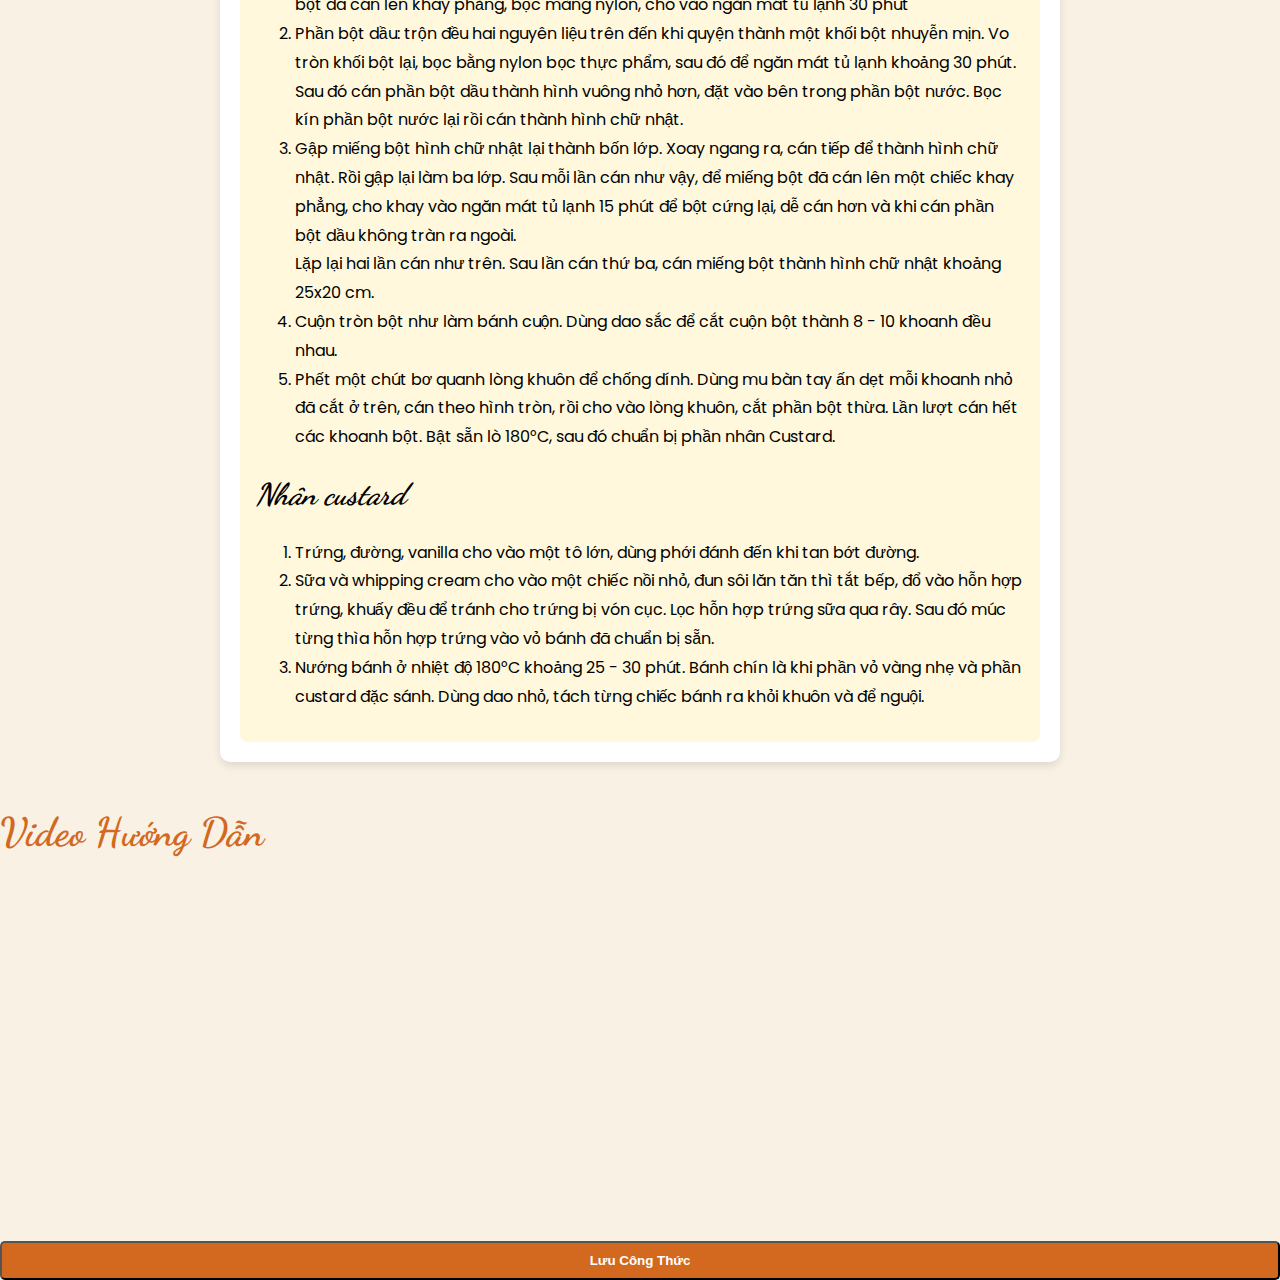
<file: tart-trung.html>
<!DOCTYPE html>
<html lang="vi">
<head>
    <meta charset="UTF-8">
    <meta name="viewport" content="width=device-width, initial-scale=1.0">
    <title>Công thức Tart Trứng</title>
    <link rel="preconnect" href="https://fonts.googleapis.com">
    <link rel="preconnect" href="https://fonts.gstatic.com" crossorigin>
    <link href="https://fonts.googleapis.com/css2?family=Great+Vibes&family=Nunito+Sans:opsz,wght@6..12,200..1000&display=swap" rel="stylesheet">
<link rel="preconnect" href="https://fonts.googleapis.com">
<link rel="preconnect" href="https://fonts.gstatic.com" crossorigin>
<link href="https://fonts.googleapis.com/css2?family=Dancing+Script&display=swap" rel="stylesheet">
    <style>
        @import url('https://fonts.googleapis.com/css2?family=Poppins:wght@300;400;600;700&display=swap');
        @media (max-width: 480px) {
        .ingredients{
            display: block;
            align-items: center;
            flex-wrap: wrap;
        }

    .column {
        width: 100%;
        margin-bottom: 15px;
    }
}
        body {
            font-family: 'Poppins', sans-serif;
            background-color: #f8f1e4;
            margin: 0;
            padding: 0;
            line-height: 1.8;
        }
        .navbar {
            background-color: #333;
            padding: 10px 0;
            text-align: center;
        }
        .navbar a {
            color: white;
            text-decoration: none;
            font-weight: 600;
            padding: 14px 20px;
            display: inline-block;
            transition: 0.3s;
        }
        .navbar a:hover {
            background-color: #d2691e;
            border-radius: 5px;
        }
        .container {
            max-width: 800px;
            margin: auto;
            background: #fff;
            padding: 20px;
            border-radius: 10px;
            box-shadow: 0 4px 8px rgba(0,0,0,0.1);
            margin-top: 20px;
        }
        h1 {
            font-family: "Great Vibes";
            font-size: 350%;
            text-align: center;
            color: #d2691e;
        }
        h2{
            font-family: "Dancing Script";
            font-size: 250%;
            color: #d2691e;
        }
        strong{
            font-family: "Dancing Script";
            font-size: 190%;
        }
        .column {
            flex: 1; 
            background: #fdf4dc; 
            padding: 15px;
            border-radius: 8px;
            box-shadow: 2px 2px 5px rgba(0, 0, 0, 0.1);
        }
        .image {
            text-align: center;
        }
        .image img {
            width: 100%;
            border-radius: 10px;
        }
        .section {
            margin-top: 20px;
        }
        .ingredients{
            background: #fff8dc;
            display: flex;
            gap: 20px;
            justify-content: space-between;
            padding: 15px;
            border-radius: 8px;
        }
        .instructions{
            padding: 15px;
            border-radius: 8px;
            background: #fff8dc;
        }
        ul {
            list-style-type: none;
            padding: 0;
        }
        ul li::before {
            content: "🍽️ ";
        }
        .button {
            display: block;
            width: 100%;
            text-align: center;
            margin-top: 15px;
            padding: 10px;
            background: #d2691e;
            color: white;
            text-decoration: none;
            border-radius: 5px;
            font-weight: 600;
        }
    </style>
</head>
<body>
    <div class="navbar">
        <a href="index.html">Trang Chủ</a>
        <a href="bang-gia.html">Bảng Giá Trị Quy Đổi</a>
        <a href="tu-dien.html">Từ Điển</a>
        <a href="#">Liên Hệ</a>
    </div>
    <div class="container">
        <h1>Tart Trứng Bồ Đào Nha</h1>
        <div class="image">
            <img src="background.jpeg" alt="Tart Trứng">
        </div>
        <div class="section ingredients">
            <h2>Nguyên liệu</h2>
            <div class="column">
            <strong>Vỏ Bánh</strong>
            <ul>
                <li><em>Phần bột nước</em></li>
                <li>1 tsp đường</li>
                <li>80g bột mì</li>
                <li>1 lòng đỏ trứng</li>
                <li>20g dầu ăn</li>
                <li>1 tbsp sữa bột</li>
                <li>20g nước</li>
                <li><em>Phần bột dầu</em></li>
                <li>80g bơ mềm</li>
                <li>70g bột mỳ</li>
            </ul>
            </div>
            <div class="column">
            <strong>Nhân custard</strong>
            <ul>
                <li>50g đường</li>
                <li>2 quả trứng</li>
                <li>100g whipping cream</li>
                <li>150g sữa tươi</li>
                <li>Vanilla essence</li>
            </ul>
            </div>
            <div class="column">
            <strong>Chuẩn bị</strong>
            <ul>
                <li>Khuôn caramel loại nhỏ hoặc khay cupcake</li>
                <li>Cây cán bột</li>
            </ul>
            </div>
        </div>
        <div class="section instructions">
            <h2>Cách làm</h2>
            <em><strong>Vỏ bánh</strong></em>
            <ol>
                <li>Phần bột nước: trộn đều các nguyên liệu trên đến khi thành một khối mềm mịn. Vo bột thành hình tròn rồi để bột nghi 30 phút. Sau đó cán phần bột nước thành hình chữ nhật. Để miếng bột đã cán lên khay phẳng, bọc màng nylon, cho vào ngăn mát tủ lạnh 30 phút</li>
                <li>Phần bột dầu: trộn đều hai nguyên liệu trên đến khi quyện thành một khối bột nhuyễn mịn. Vo tròn khối bột lại, bọc bằng nylon bọc thực phẩm, sau đó để ngăn mát tủ lạnh khoảng 30 phút. Sau đó cán phần bột dầu thành hình vuông nhỏ hơn, đặt vào bên trong phần bột nước. Bọc kín phần bột nước lại rồi cán thành hình chữ nhật.</li>
                <li>Gập miếng bột hình chữ nhật lại thành bốn lớp. Xoay ngang ra, cán tiếp để thành hình chữ nhật. Rồi gập lại làm ba lớp. Sau mỗi lần cán như vậy, để miếng bột đã cán lên một chiếc khay phẳng, cho khay vào ngăn mát tủ lạnh 15 phút để bột cứng lại, dễ cán hơn và khi cán phần bột dầu không tràn ra ngoài.</br>Lặp lại hai lần cán như trên. Sau lần cán thứ ba, cán miếng bột thành hình chữ nhật khoảng 25x20 cm.</li>
                <li>Cuộn tròn bột như làm bánh cuộn. Dùng dao sắc để cắt cuộn bột thành 8 - 10 khoanh đều nhau.</li>
                <li>Phết một chút bơ quanh lòng khuôn để chống dính. Dùng mu bàn tay ấn dẹt mỗi khoanh nhỏ đã cắt ở trên, cán theo hình tròn, rồi cho vào lòng khuôn, cắt phần bột thừa. Lần lượt cán hết các khoanh bột. Bật sẵn lò 180°C, sau đó chuẩn bị phần nhân Custard.</li>
            </ol>
            <em><strong>Nhân custard</strong></em>
            <ol>
                <li>Trứng, đường, vanilla cho vào một tô lớn, dùng phới đánh đến khi tan bớt đường.</li>
                <li>Sữa và whipping cream cho vào một chiếc nồi nhỏ, đun sôi lăn tăn thì tắt bếp, đổ vào hỗn hợp trứng, khuấy đều để tránh cho trứng bị vón cục. Lọc hỗn hợp trứng sữa qua rây. Sau đó múc từng thìa hỗn hợp trứng vào vỏ bánh đã chuẩn bị sẵn.                </li>
                <li>Nướng bánh ở nhiệt độ 180°C khoảng 25 - 30 phút. Bánh chín là khi phần vỏ vàng nhẹ và phần custard đặc sánh. Dùng dao nhỏ, tách từng chiếc bánh ra khỏi khuôn và để nguội.                </li>
            </ol>
        </div>
    </div>
    <div class="video">
        <h2>Video Hướng Dẫn</h2>
        <iframe width="100%" height="315" src="https://www.youtube.com/embed/vucTYMqyA5k" 
            title="YouTube video player" frameborder="0" allow="accelerometer; autoplay; clipboard-write; 
            encrypted-media; gyroscope; picture-in-picture" allowfullscreen>
        </iframe>
    </div>
    
    <button class="button" onclick="saveRecipe()">Lưu Công Thức</button>
</body>
<script>
    function saveRecipe() {
        const recipeTitle = document.querySelector("h1")?.innerText || "Không có tiêu đề"; // Lấy tiêu đề công thức
        const recipeElement = document.querySelector(".instructions"); // Lấy phần công thức
       
        if (!recipeElement) {
            alert("Không tìm thấy nội dung công thức để lưu!");
            return;
        }

        const recipeContent = recipeElement.innerHTML.trim(); // Lấy nội dung và xóa khoảng trắng thừa

        if (!recipeContent) {
            alert("Nội dung công thức trống!");
            return;
        }

        // Lấy danh sách công thức đã lưu từ LocalStorage (nếu có)
        const savedRecipes = JSON.parse(localStorage.getItem("savedRecipes")) || []; 
        
        // Kiểm tra xem công thức đã lưu chưa
        const isDuplicate = savedRecipes.some(recipe => recipe.title === recipeTitle);
        if (isDuplicate) {
            alert("Công thức này đã được lưu trước đó!");
            return;
        }

        // Thêm công thức mới vào danh sách
        savedRecipes.push({ title: recipeTitle, content: recipeContent });

        // Lưu lại vào LocalStorage
        localStorage.setItem("savedRecipes", JSON.stringify(savedRecipes));

        alert("Công thức đã được lưu thành công!");
    }
</script>



</html>
</file>
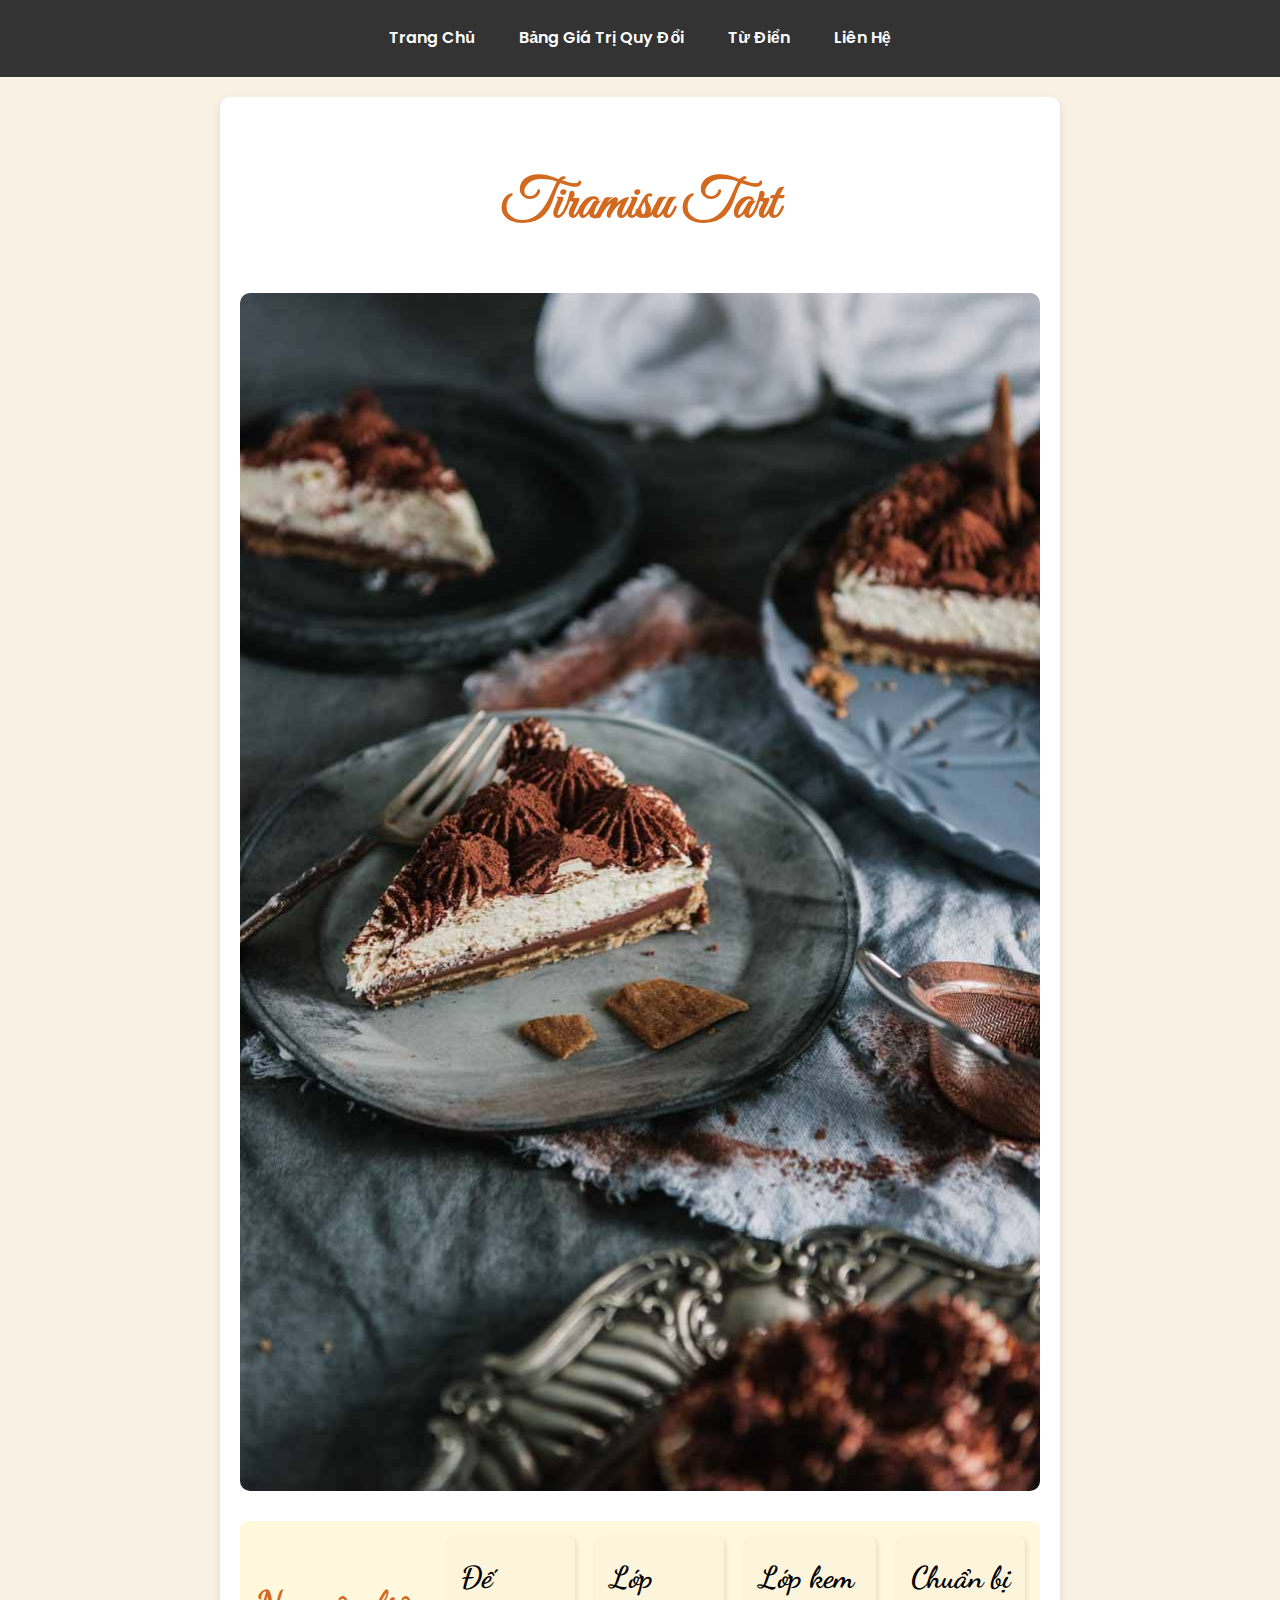
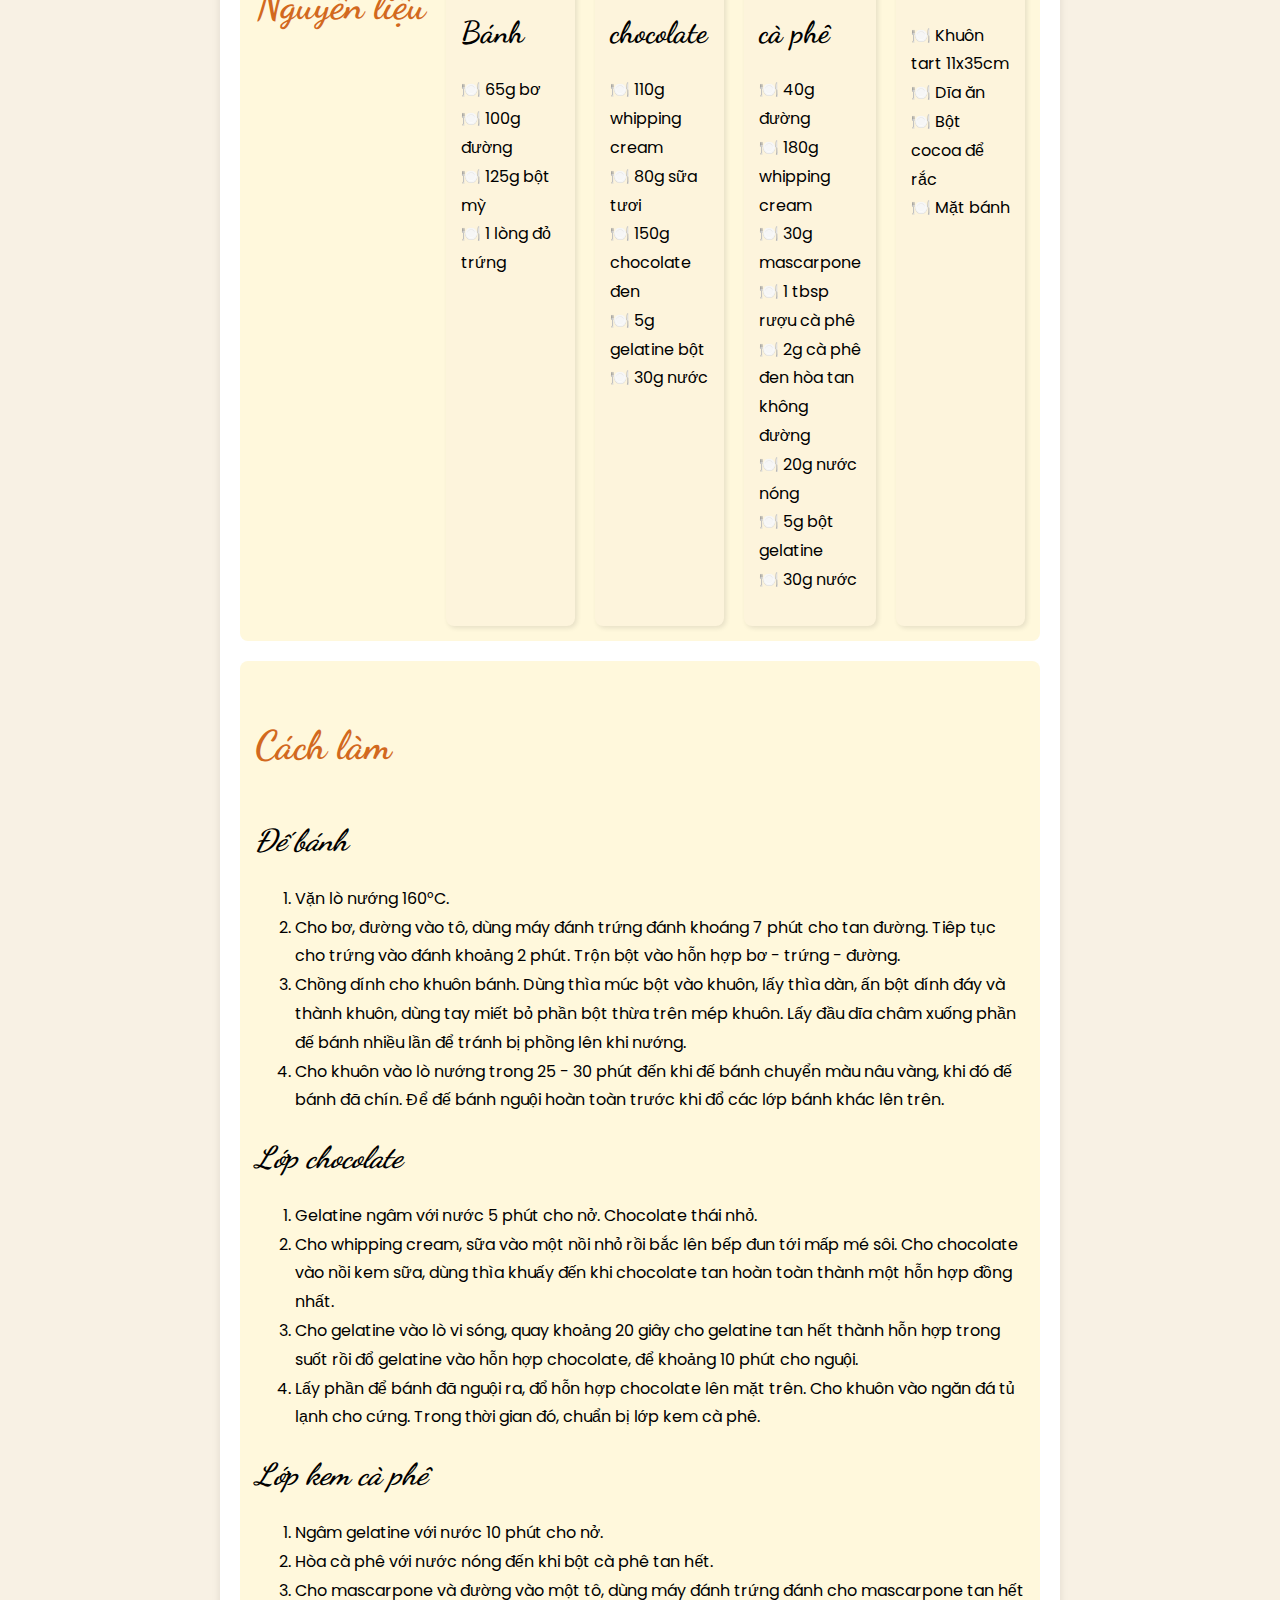
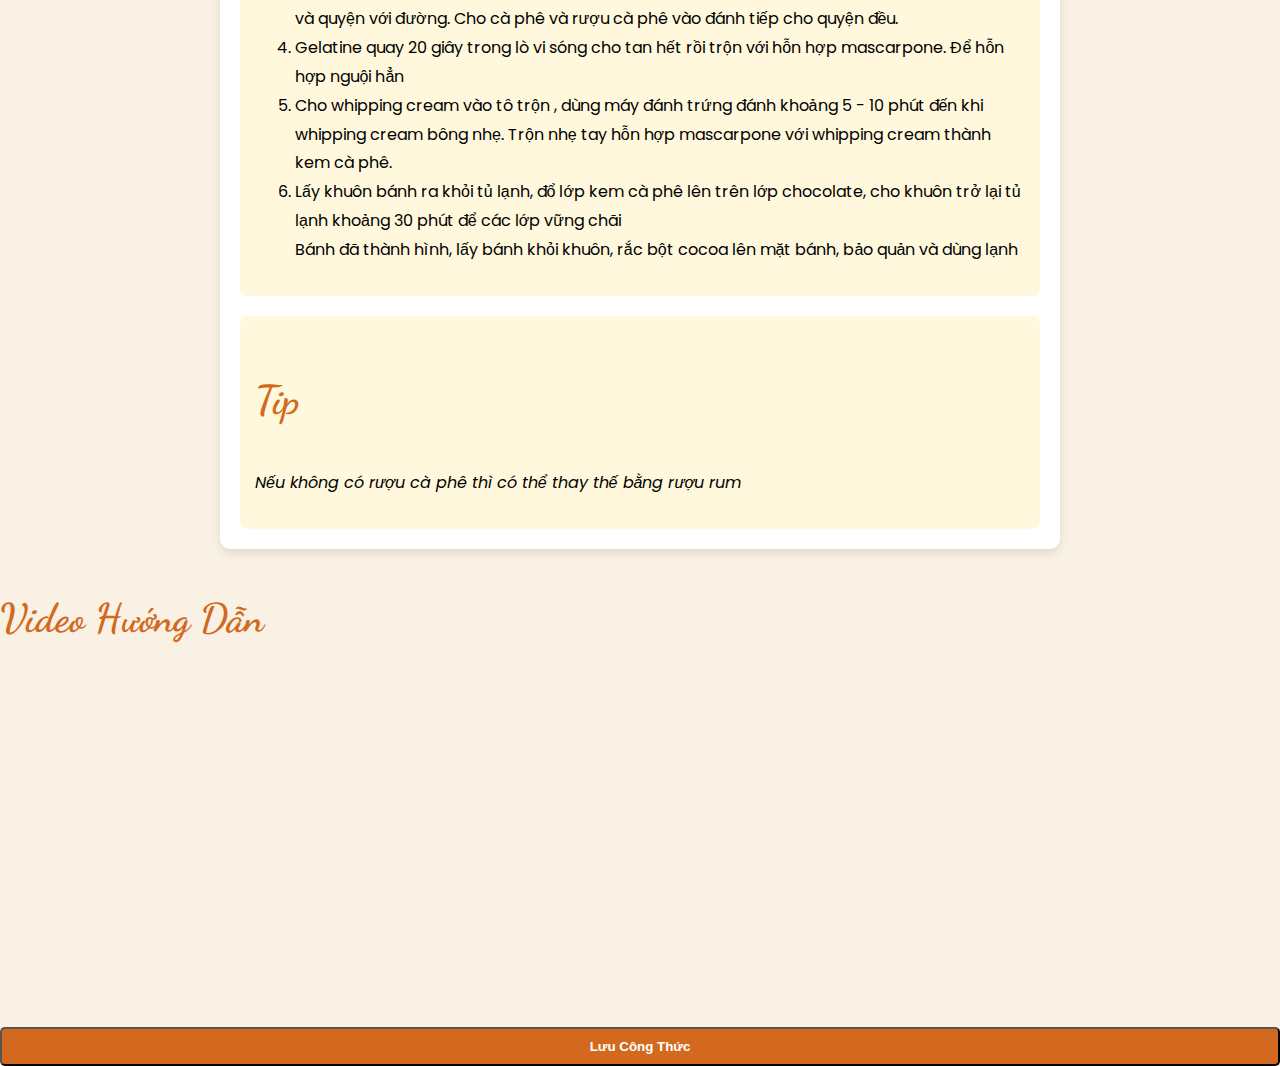
<file: tiramisu.html>
<!DOCTYPE html>
<html lang="vi">
<head>
    <meta charset="UTF-8">
    <meta name="viewport" content="width=device-width, initial-scale=1.0">
    <title>Công thức Tiramisu Tart</title>
    <link rel="preconnect" href="https://fonts.googleapis.com">
    <link rel="preconnect" href="https://fonts.gstatic.com" crossorigin>
    <link href="https://fonts.googleapis.com/css2?family=Great+Vibes&family=Nunito+Sans:opsz,wght@6..12,200..1000&display=swap" rel="stylesheet">
<link rel="preconnect" href="https://fonts.googleapis.com">
<link rel="preconnect" href="https://fonts.gstatic.com" crossorigin>
<link href="https://fonts.googleapis.com/css2?family=Dancing+Script&display=swap" rel="stylesheet">
    <style>
        @import url('https://fonts.googleapis.com/css2?family=Poppins:wght@300;400;600;700&display=swap');
        @media (max-width: 480px) {
        .ingredients{
            display: block;
            align-items: center;
            flex-wrap: wrap;
        }

    .column {
        width: 100%;
        margin-bottom: 15px;
    }
}
        body {
            font-family: 'Poppins', sans-serif;
            background-color: #f8f1e4;
            margin: 0;
            padding: 0;
            line-height: 1.8;
        }
        .navbar {
            background-color: #333;
            padding: 10px 0;
            text-align: center;
        }
        .navbar a {
            color: white;
            text-decoration: none;
            font-weight: 600;
            padding: 14px 20px;
            display: inline-block;
            transition: 0.3s;
        }
        .navbar a:hover {
            background-color: #d2691e;
            border-radius: 5px;
        }
        .container {
            max-width: 800px;
            margin: auto;
            background: #fff;
            padding: 20px;
            border-radius: 10px;
            box-shadow: 0 4px 8px rgba(0,0,0,0.1);
            margin-top: 20px;
        }
        h1 {
            font-family: "Great Vibes";
            font-size: 350%;
            text-align: center;
            color: #d2691e;
        }
        h2{
            font-family: "Dancing Script";
            font-size: 250%;
            color: #d2691e;
        }
        strong{
            font-family: "Dancing Script";
            font-size: 190%;
        }
        .column {
            flex: 1; 
            background: #fdf4dc; 
            padding: 15px;
            border-radius: 8px;
            box-shadow: 2px 2px 5px rgba(0, 0, 0, 0.1);
        }
        .image {
            text-align: center;
        }
        .image img {
            width: 100%;
            border-radius: 10px;
        }
        .section {
            margin-top: 20px;
        }
        .ingredients{
            background: #fff8dc;
            display: flex;
            gap: 20px;
            justify-content: space-between;
            padding: 15px;
            border-radius: 8px;
        }
        .instructions{
            padding: 15px;
            border-radius: 8px;
            background: #fff8dc;
        }
        .tip{
            padding: 15px;
            border-radius: 8px;
            background: #fff8dc;
        }
        ul {
            list-style-type: none;
            padding: 0;
        }
        ul li::before {
            content: "🍽️ ";
        }
        .button {
            display: block;
            width: 100%;
            text-align: center;
            margin-top: 15px;
            padding: 10px;
            background: #d2691e;
            color: white;
            text-decoration: none;
            border-radius: 5px;
            font-weight: 600;
        }
    </style>
</head>
<body>
    <div class="navbar">
        <a href="index.html">Trang Chủ</a>
        <a href="bang-gia.html">Bảng Giá Trị Quy Đổi</a>
        <a href="tu-dien.html">Từ Điển</a>
        <a href="#">Liên Hệ</a>
    </div>
    <div class="container">
        <h1>Tiramisu Tart</h1>
        <div class="image">
            <img src="Tiramisu-Tart.jpg" alt="Tiramisu-Tart">
        </div>
        <div class="section ingredients">
            <h2>Nguyên liệu</h2>
            <div class="column">
            <strong>Đế Bánh</strong>
            <ul>
                <li>65g bơ</li>
                <li>100g đường</li>
                <li>125g bột mỳ</li>
                <li>1 lòng đỏ trứng</li>
            </ul>
            </div>
            <div class="column">
            <strong>Lớp chocolate</strong>
            <ul>
                <li>110g whipping cream</li>
                <li>80g sữa tươi</li>
                <li>150g chocolate đen</li>
                <li>5g gelatine bột</li>
                <li>30g nước</li>
            </ul>
            </div>
            <div class="column">
            <strong>Lớp kem cà phê</strong>
            <ul>
                <li>40g đường</li>
                <li>180g whipping cream</li>
                <li>30g mascarpone</li>
                <li>1 tbsp rượu cà phê</li>
                <li>2g cà phê đen hòa tan không đường</li>
                <li>20g nước nóng</li>
                <li>5g bột gelatine</li>
                <li>30g nước</li>
            </ul>
            </div>
            <div class="column">
            <strong>Chuẩn bị</strong>
            <ul>
                <li>Khuôn tart 11x35cm</li>
                <li>Dĩa ăn</li>
                <li>Bột cocoa để rắc</li>
                <li>Mặt bánh</li>
            </ul>
            </div>
        </div>
        <div class="section instructions">
            <h2>Cách làm</h2>
            <em><strong>Đế bánh</strong></em>
            <ol>
                <li>Vặn lò nướng 160°C.</li>
                <li>Cho bơ, đường vào tô, dùng máy đánh trứng đánh khoáng 7 phút cho tan đường. Tiêp tục cho trứng vào đánh khoảng 2 phút. Trộn bột vào hỗn hợp bơ - trứng - đường.</li>
                <li>Chồng dính cho khuôn bánh. Dùng thìa múc bột vào khuôn, lấy thìa dàn, ấn bột dính đáy và thành khuôn, dùng tay miết bỏ phần bột thừa trên mép khuôn. Lấy đầu dĩa châm xuống phần đế bánh nhiều lần để tránh bị phồng lên khi nướng.                </li>
                <li>Cho khuôn vào lò nướng trong 25 - 30 phút đến khi đế bánh chuyển màu nâu vàng, khi đó đế bánh đã chín. Để đế bánh nguội hoàn toàn trước khi đổ các lớp bánh khác lên trên.                </li>
            </ol>
            <em><strong>Lớp chocolate</strong></em>
            <ol>
                <li>Gelatine ngâm với nước 5 phút cho nở. Chocolate thái nhỏ.</li>
                <li>Cho whipping cream, sữa vào một nồi nhỏ rồi bắc lên bếp đun tới mấp mé sôi. Cho chocolate vào nồi kem sữa, dùng thìa khuấy đến khi chocolate tan hoàn toàn thành một hỗn hợp đồng nhất.</li>
                <li>Cho gelatine vào lò vi sóng, quay khoảng 20 giây cho gelatine tan hết thành hỗn hợp trong suốt rồi đổ gelatine vào hỗn hợp chocolate, để khoảng 10 phút cho nguội.                </li>
                <li>Lấy phần để bánh đã nguội ra, đổ hỗn hợp chocolate lên mặt trên.
                    Cho khuôn vào ngăn đá tủ lạnh cho cứng. Trong thời gian đó, chuẩn bị lớp kem cà phê.</li>
                </ol>
            <em><strong>Lớp kem cà phê</strong></em>
            <ol>
                <li>Ngâm gelatine với nước 10 phút cho nở.</li>
                <li>Hòa cà phê với nước nóng đến khi bột cà phê tan hết.</li>
                <li>Cho mascarpone và đường vào một tô, dùng máy đánh trứng đánh cho mascarpone tan hết và quyện với đường. Cho cà phê và rượu cà phê vào đánh tiếp cho quyện đều.</li>
                <li>Gelatine quay 20 giây trong lò vi sóng cho tan hết rồi trộn với hỗn hợp mascarpone. Để hỗn hợp nguội hẳn</li>
                <li>Cho whipping cream vào tô trộn , dùng máy đánh trứng đánh khoảng 5 - 10 phút đến khi whipping cream bông nhẹ. Trộn nhẹ tay hỗn hợp mascarpone với whipping cream thành kem cà phê.</li>
                <li>Lấy khuôn bánh ra khỏi tủ lạnh, đổ lớp kem cà phê lên trên lớp chocolate, cho khuôn trở lại tủ lạnh khoảng 30 phút để các lớp vững chãi</br>Bánh đã thành hình, lấy bánh khỏi khuôn, rắc bột cocoa lên mặt bánh, bảo quản và dùng lạnh</li>
            </ol>
        </div>
        <div class="section tip">
            <h2>Tip</h2>
            <ul>
                <em>Nếu không có rượu cà phê thì có thể thay thế bằng rượu rum</em>
            </ul>
        </div>
    </div>
    <div class="video">
        <h2>Video Hướng Dẫn</h2>
        <iframe width="100%" height="315" src="https://www.youtube.com/embed/vF54bj3V5Es" 
            title="YouTube video player" frameborder="0" allow="accelerometer; autoplay; clipboard-write; 
            encrypted-media; gyroscope; picture-in-picture" allowfullscreen>
        </iframe>
    </div>
    <button class="button" onclick="saveRecipe()">Lưu Công Thức</button>
</body>
<script>
    function saveRecipe() {
        const recipeTitle = document.querySelector("h1")?.innerText || "Không có tiêu đề"; // Lấy tiêu đề công thức
        const recipeElement = document.querySelector(".instructions"); // Lấy phần công thức
       
        if (!recipeElement) {
            alert("Không tìm thấy nội dung công thức để lưu!");
            return;
        }

        const recipeContent = recipeElement.innerHTML.trim(); // Lấy nội dung và xóa khoảng trắng thừa

        if (!recipeContent) {
            alert("Nội dung công thức trống!");
            return;
        }

        // Lấy danh sách công thức đã lưu từ LocalStorage (nếu có)
        const savedRecipes = JSON.parse(localStorage.getItem("savedRecipes")) || []; 
        
        // Kiểm tra xem công thức đã lưu chưa
        const isDuplicate = savedRecipes.some(recipe => recipe.title === recipeTitle);
        if (isDuplicate) {
            alert("Công thức này đã được lưu trước đó!");
            return;
        }

        // Thêm công thức mới vào danh sách
        savedRecipes.push({ title: recipeTitle, content: recipeContent });

        // Lưu lại vào LocalStorage
        localStorage.setItem("savedRecipes", JSON.stringify(savedRecipes));

        alert("Công thức đã được lưu thành công!");
    }
</script>



</html>
</file>
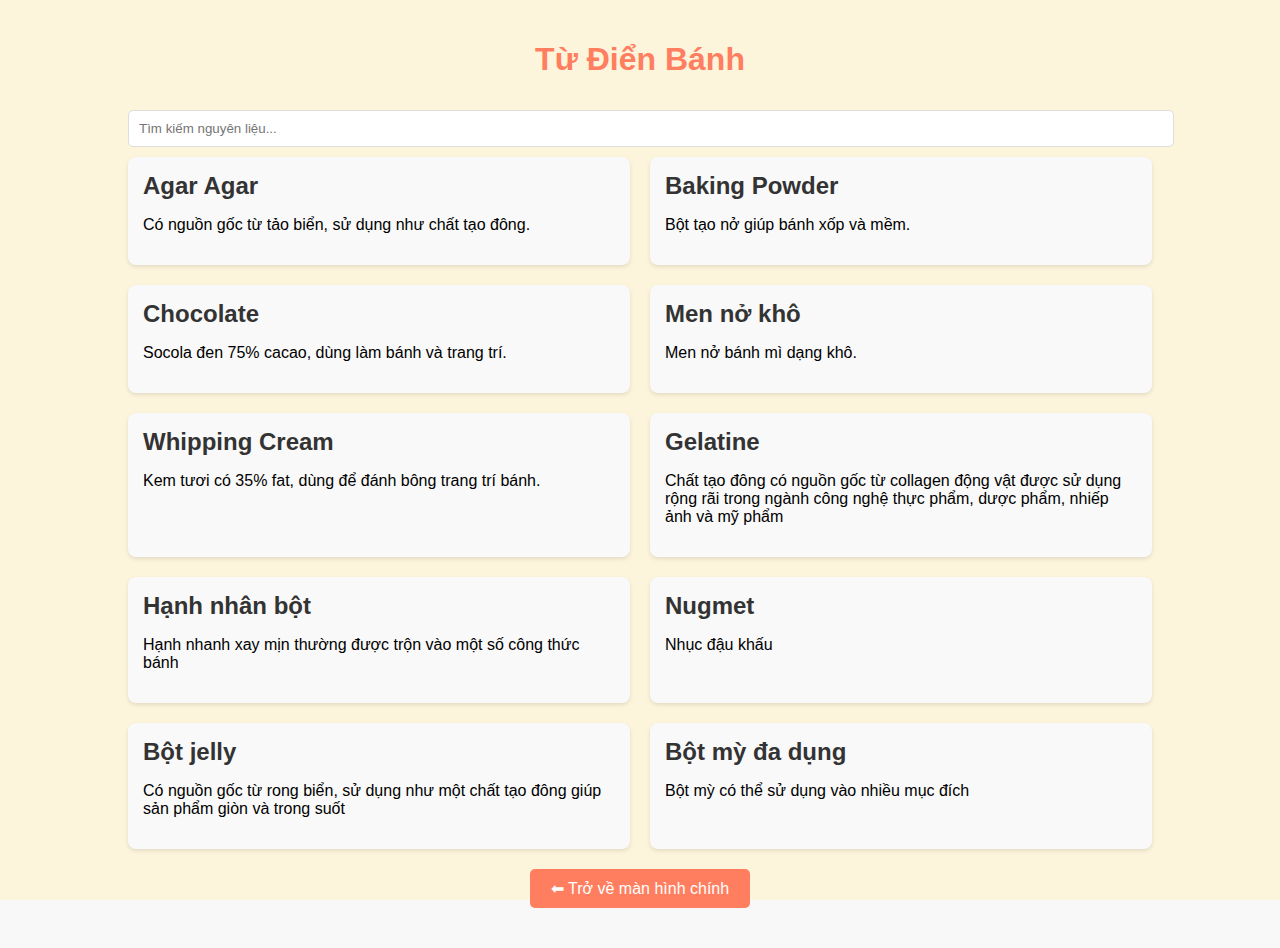
<file: tu-dien.html>
<!DOCTYPE html>
<html lang="vi">
<head>
    <meta charset="UTF-8">
    <meta name="viewport" content="width=device-width, initial-scale=1.0">
    <title>Từ Điển Bánh</title>
    <link rel="stylesheet" href="styles.css">
    <style>
        body {
            font-family: Arial, sans-serif;
            margin: 0;
            padding: 0;
            background: #fdf4dc; 
        }
        .container {
            width: 80%;
            margin: auto;
            padding: 20px;
        }
        h1 {
            text-align: center;
            color: #ff7e5f;
        }
        .search-box {
            width: 100%;
            padding: 10px;
            margin: 10px 0;
            border: 1px solid #ddd;
            border-radius: 5px;
        }
        .dictionary {
            display: flex;
            flex-wrap: wrap;
            gap: 20px;
        }
        .term {
            flex: 1 1 calc(33.333% - 20px);
            background: #f9f9f9;
            padding: 15px;
            border-radius: 8px;
            box-shadow: 0 2px 4px rgba(0,0,0,0.1);
        }
        .term h2 {
            margin: 0 0 10px;
            color: #333;
        }
        .back-button {
            display: block;
            width: 200px;
            margin: 20px auto;
            text-align: center;
            padding: 10px;
            background: #ff7e5f;
            color: white;
            text-decoration: none;
            border-radius: 5px;
        }
        .back-button:hover {
            background: #e6674b;
        }
    </style>
</head>
<body>
    <div class="container">
        <h1>Từ Điển Bánh</h1>
        <input type="text" class="search-box" placeholder="Tìm kiếm nguyên liệu...">
        <div class="dictionary">
            <div class="term">
                <h2>Agar Agar</h2>
                <p>Có nguồn gốc từ tảo biển, sử dụng như chất tạo đông.</p>
            </div>
            <div class="term">
                <h2>Baking Powder</h2>
                <p>Bột tạo nở giúp bánh xốp và mềm.</p>
            </div>
            <div class="term">
                <h2>Chocolate</h2>
                <p>Socola đen 75% cacao, dùng làm bánh và trang trí.</p>
            </div>
            <div class="term">
                <h2>Men nở khô</h2>
                <p>Men nở bánh mì dạng khô.</p>
            </div>
            <div class="term">
                <h2>Whipping Cream</h2>
                <p>Kem tươi có 35% fat, dùng để đánh bông trang trí bánh.</p>
            </div>
            <div class="term">
                <h2>Gelatine</h2>
                <p>Chất tạo đông có nguồn gốc từ collagen động vật được sử dụng rộng rãi trong ngành công nghệ thực phẩm, dược phẩm, nhiếp ảnh và mỹ phẩm</p>
            </div>
            <div class="term">
                <h2>Hạnh nhân bột</h2>
                <p>Hạnh nhanh xay mịn thường được trộn vào một số công thức bánh</p>
            </div>
            <div class="term">
                <h2>Nugmet</h2>
                <p>Nhục đậu khấu</p>
            </div>
            <div class="term">
                <h2>Bột jelly</h2>
                <p>Có nguồn gốc từ rong biển, sử dụng như một chất tạo đông giúp sản phẩm giòn và trong suốt</p>
            </div>
            <div class="term">
                <h2>Bột mỳ đa dụng</h2>
                <p>Bột mỳ có thể sử dụng vào nhiều mục đích</p>
            </div>
        </div>
        <a href="index.html" class="back-button">⬅ Trở về màn hình chính</a>
    </div>
    <script>
document.querySelector(".search-box").addEventListener("keyup", function () {
    let searchQuery = this.value.toLowerCase();
    let terms = document.querySelectorAll(".dictionary .term");

    terms.forEach(term => {
        let termTitle = term.querySelector("h2").textContent.toLowerCase();
        if (termTitle.includes(searchQuery)) {
            term.style.display = "block";
        } else {
            term.style.display = "none";
        }
    });
});

    </script>
</body>
</html>
</file>
<file: styles.css>
@import url('https://fonts.googleapis.com/css2?family=Poppins:wght@300;400;600;700&display=swap');
html, body {
    margin: 0;
    height: 100%;
    display: flex;
    flex-direction: column;
    font-family: 'Poppins', sans-serif;
    background-color: #f8f8f8;
}
.warpper{
    flex:1;
}
.navbar {
    display: flex;
    justify-content: center;
    align-items: center;
    background: linear-gradient(135deg, #ff7e5f, #feb47b);
    padding: 15px 20px;
    position: fixed;
    width: 100%;
    top: 0;
    left: 0;
    z-index: 1000;
    box-shadow: 0 4px 6px rgba(0, 0, 0, 0.1);
}
.navbar a {
    color: white;
    text-decoration: none;
    font-weight: 600;
    padding: 15px 25px;
    transition: all 0.3s ease;
    position: relative;
    font-size: 18px;
}
.navbar a:hover {
    color: #ffeaa7;
}
.menu-container {
    position: relative;
}
.menu-dropdown {
    display: none;
    position: absolute;
    top: 100%;
    left: 0;
    background: rgba(255, 255, 255, 0.98);
    box-shadow: 0 4px 6px rgba(0, 0, 0, 0.1);
    border-radius: 8px;
    padding: 15px;
    min-width: 320px;
}
.menu-container:hover .menu-dropdown {
    display: flex;
    flex-direction: column;
    gap: 10px;
}
.menu-category {
    background: #fff;
    padding: 10px;
    border-radius: 5px;
    box-shadow: 0 2px 4px rgba(0, 0, 0, 0.1);
}
.menu-category h4 {
    margin: 0;
    font-size: 16px;
    color: #ff7e5f;
}
.menu-category ul {
    list-style: none;
    padding: 0;
    margin: 5px 0 0;
}
.menu-category ul li {
    padding: 5px 0;
}
.menu-category ul li a {
    text-decoration: none;
    color: #333;
    font-size: 14px;
}
.menu-category ul li a:hover {
    color: #ff7e5f;
}
.hero {
    position: relative;
    width: 100%;
    height: 500px;
    background: url('background-cooking.jpeg') no-repeat center center/cover;
    display: flex;
    align-items: center;
    justify-content: center;
}
.hero-text {
    position: absolute;
    text-align: center;
    color: white;
    background: rgba(0, 0, 0, 0.6);
    padding: 20px;
    border-radius: 10px;
}
.hero-text h1 {
    font-size: 40px;
    margin-bottom: 10px;
}
.hero-text p {
    font-size: 18px;
}
@media (max-width: 768px) {
    .menu-dropdown {
    display: none;
    max-height: 300px;
    overflow-y: auto;
    }
    .menu-container:hover .menu-dropdown {
        display: block;
    }
    .menu-category {
        flex: 1 1 100%;
        text-align: center;
        max-width: 100%; 
        overflow-x: hidden;
    }
    .navbar {
        display: flex;
        padding: 8px 0;
        font-size: 14px;
    }
    .navbar a {
        display: flex;
        font-size: 16px;
    }
    .hero {
        height: 300px;
        background-size: cover;
    }
    .hero-text {
        width: 90%;
        padding: 15px;
    }
    .hero-text h1 {
        font-size: 28px;
    }
    .hero-text p {
        font-size: 14px;
    }

    .food-slider {
        width: 100%;
    }
    #food-suggestion-box {
        width: 95%;
        padding: 15px;
    }
}
@media (max-width: 480px) {
    .menu-dropdown {
        display: none;
        max-height: 300px;
        max-width: 350px;
        width: 90vw;
        overflow-y: auto;
        position: fixed; /* Thay vì flex, dùng fixed để giữ vị trí cố định */
        top: 60px; /* Cách navbar một khoảng */
        left: 50%;
        transform: translateX(-50%);
        background: white;
        box-shadow: 0 4px 6px rgba(0, 0, 0, 0.1);
        z-index: 999; /* Đảm bảo menu không bị che */
        border-radius: 8px;
    }

    /* Hiển thị menu khi người dùng nhấn */
    .menu-container:hover .menu-dropdown {
        display: block;
    }

    .menu-category {
        flex: 1 1 100%;
        text-align: center;
        max-width: 100%;
        overflow-x: hidden;
    }

    /* Navbar phải là fixed để giữ cố định trên cùng */
    .navbar {
        position: fixed;
        width: 100%;
        top: 0;
        left: 0;
        display: flex;
        justify-content: space-between;
        align-items: center;
        padding: 10px 15px;
        z-index: 1000;
        box-shadow: 0px 4px 6px rgba(0, 0, 0, 0.1);
    }

    .navbar a {
        display: flex;
        padding: 8px 10px;
        font-size: 15px;
    }

    /* Điều chỉnh khoảng cách hero để không bị navbar che */
    .hero {
        height: 250px;
        margin-top: 70px; /* Thêm margin để tránh bị navbar che */
    }

    .hero-text {
        padding: 10px;
    }

    .hero-text h1 {
        font-size: 30px;
    }

    .hero-text p {
        font-size: 17px;
    }

    .food-slider {
        width: 100%;
    }

    #food-suggestion-box {
        width: 100%;
        padding: 10px;
    }

    .footer {
        padding: 10px;
        font-size: 14px;
    }
}

    @media (max-width:1199px) {
    .menu-dropdown {
        display: none;
        max-height: 700px;
        overflow-y: auto;
        text-align: center;
        position: absolute;
        top: 100%;
        left: 50%;
        transform: translateX(-50%);
        width: 100%;
        background: white;
        box-shadow: 0 4px 6px rgba(0, 0, 0, 0.1);
    }
}
.footer {
    text-align: center;
    padding: 20px;
    background: #f4f4f4;
    margin-top: 20px;
}
.social-links {
    display: flex;
    justify-content: center;
    gap: 15px;
    margin-top: 20px;
}
.social-links a {
    text-decoration: none;
    color: #333;
    font-size: 20px;
}
.footer {
    background: #282c35;
    color: white;
    text-align: center;
    padding: 20px;
    border-radius: 10px;
}

.footer h2 {
    margin-bottom: 10px;
    font-size: 24px;
    font-weight: bold;
}

.footer p {
    font-size: 16px;
    margin-bottom: 15px;
}

.footer textarea {
    width: 80%;
    padding: 10px;
    border-radius: 8px;
    border: 1px solid #ddd;
    resize: none;
    font-size: 14px;
}

.footer button {
    background: #ff5e57;
    color: white;
    padding: 10px 20px;
    border: none;
    border-radius: 5px;
    font-size: 16px;
    cursor: pointer;
    transition: 0.3s;
}

.footer button:hover {
    background: #e74c3c;
}

.social-links {
    margin-top: 15px;
}

.social-links a {
    color: white;
    margin: 0 10px;
    text-decoration: none;
    font-size: 18px;
    transition: 0.3s;
}

.social-links a:hover {
    color: #ff5e57;
}

.social-links i {
    margin-right: 5px;
}
.food-slider {
    position: relative;
    width: 80%;
    margin: auto;
    display: flex;
    align-items: center;
    justify-content: center;
    gap: 10px;
}

#food-suggestion-box {
    width: 40%;
    background: #FFE5CC;
    padding: 20px;
    border-radius: 10px;
    box-shadow: 0 4px 8px rgba(0, 0, 0, 0.1);
    text-align: center;
    transition: transform 0.5s ease-in-out;
}

.food-box img {
    width: 100%;
    max-width: 350px;
    border-radius: 10px;
}

.food-box h3 {
    margin: 10px 0;
    color: #ff7e5f;
}

button {
    background: #ff5e57;
    color: white;
    border: none;
    padding: 10px 15px;
    font-size: 20px;
    border-radius: 5px;
    cursor: pointer;
    transition: 0.3s;
}

button:hover {
    background: #e74c3c;
}
</file>
